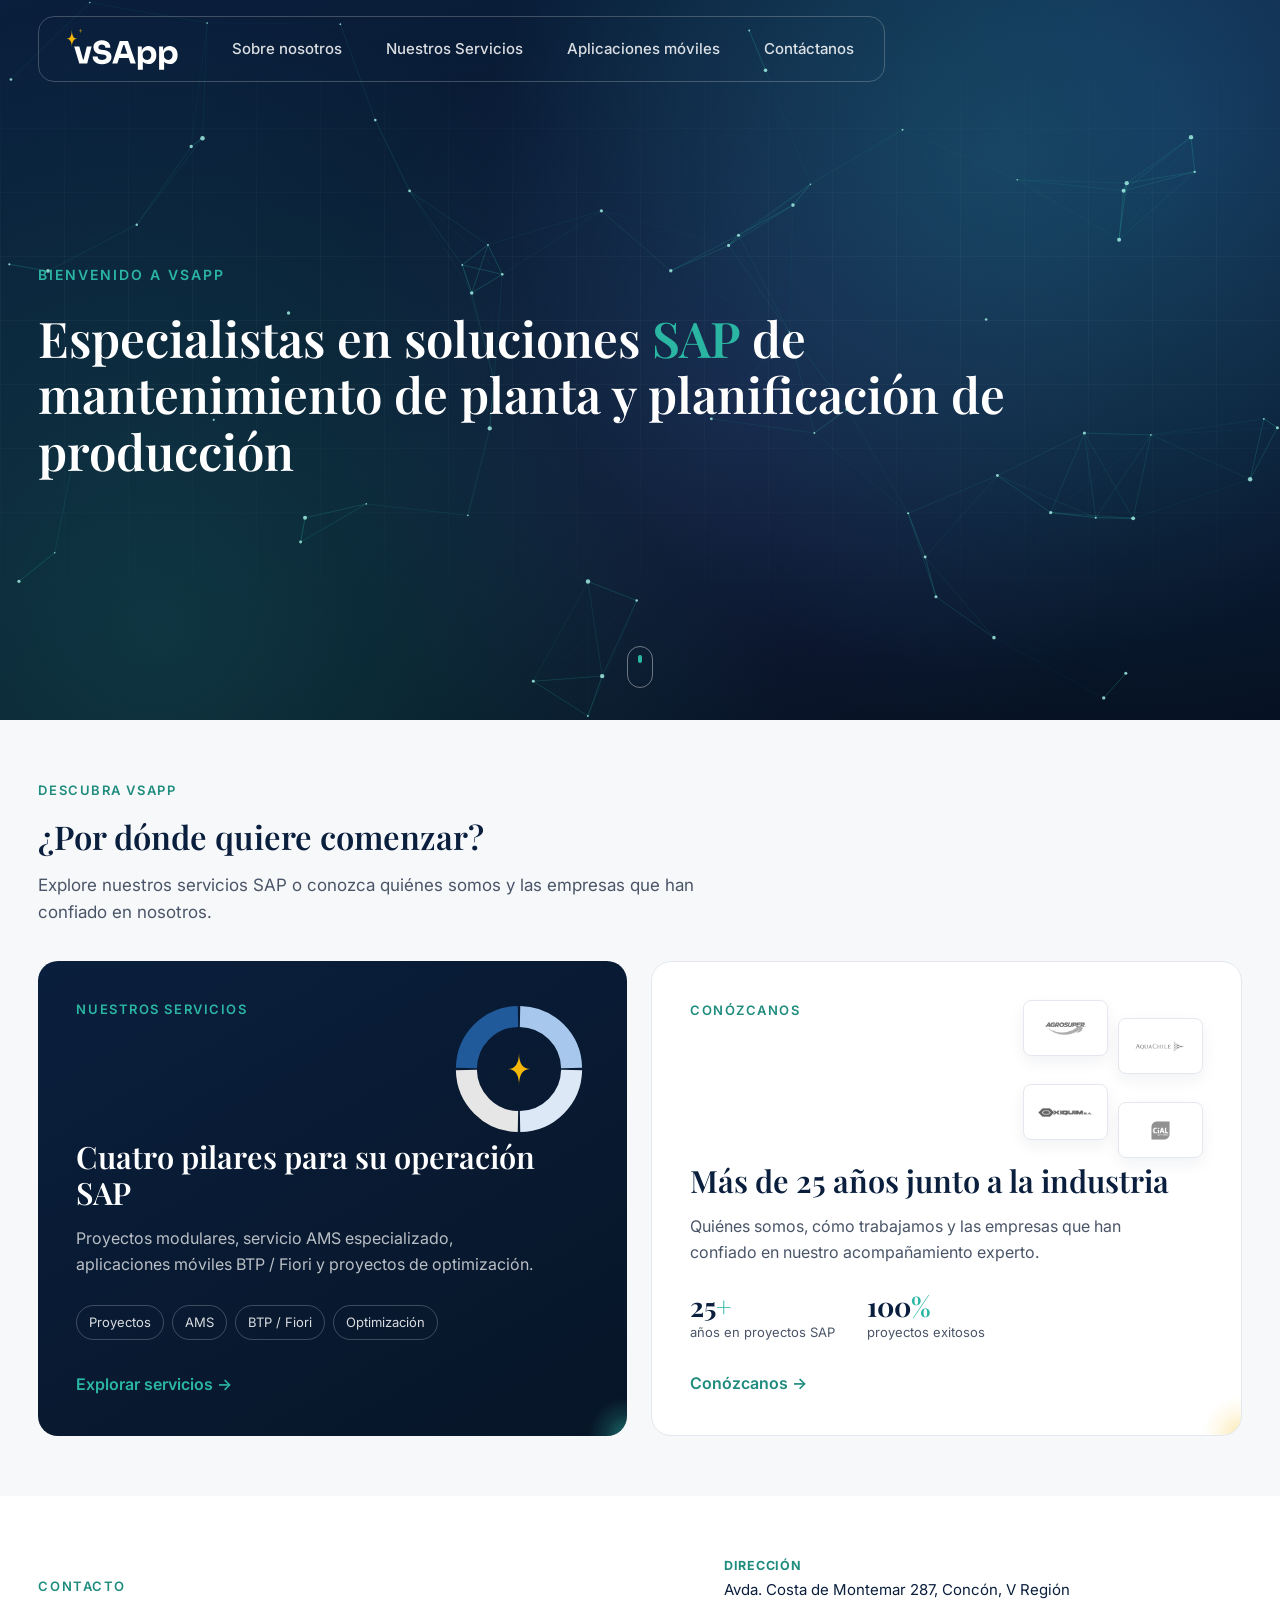
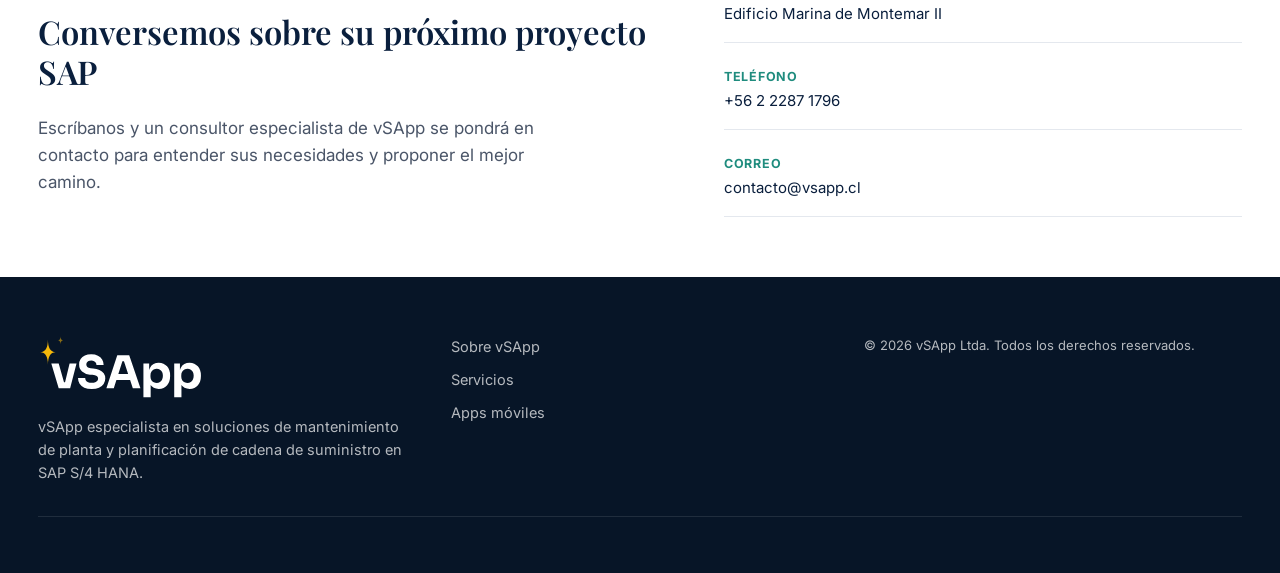
<file: index.html>
<!doctype html>
<html lang="es">
<head>
<meta charset="utf-8">
<meta name="viewport" content="width=device-width, initial-scale=1">
<title>vSApp · Inicio</title>
<meta name="description" content="vSApp, especialistas en soluciones SAP de mantenimiento de planta (PM) y planificación de producción (PP) sobre S/4HANA.">
<link rel="icon" type="image/svg+xml" href="assets/img/logo.svg">
<link rel="preconnect" href="https://fonts.googleapis.com">
<link rel="stylesheet" href="https://fonts.googleapis.com/css2?family=Playfair+Display:wght@500;600;700&amp;family=Inter:wght@300;400;500;600;700&amp;display=swap">
<style>
v-if{display:contents}v-if[hidden]{display:none!important}
body{margin:0}
h1,h2,h3,h4,p,ul,figure{margin:0}
ul{padding:0;list-style:none}
a{color:#0A1F3D}a:hover{color:#1F8C7E}
.v-drift{animation:heroDrift 24s ease-in-out infinite alternate}
.v-grid{animation:heroGrid 12s linear infinite}
.v-net .pulse{transform-box:fill-box;transform-origin:center;animation:nodePulse 4s ease-in-out infinite}
.v-net .d2{animation-delay:1.3s}.v-net .d3{animation-delay:2.6s}
.v-net .flow{stroke-dasharray:4 12;animation:flow 7s linear infinite}
.v-cue{animation:scrollCue 1.8s infinite}
/* Viñetas dinámicas */
.v-row{display:flex;flex-wrap:wrap;gap:24px}
.v-card{position:relative;overflow:hidden;flex:1 1 440px;min-width:0;min-height:359px;border-radius:20px;text-decoration:none;display:flex;flex-direction:column;justify-content:space-between;transition:flex-grow .7s cubic-bezier(.22,1,.36,1),transform .7s cubic-bezier(.22,1,.36,1),box-shadow .7s}
.v-row:hover .v-card{flex-grow:.75}
.v-row .v-card:hover{flex-grow:1.5;transform:translateY(-6px);box-shadow:0 40px 80px -30px rgba(7,21,39,.55)}
.v-burst{position:absolute;width:1100px;height:1100px;border-radius:50%;right:-550px;bottom:-550px;transform:scale(.08);transition:transform 1s cubic-bezier(.22,1,.36,1);pointer-events:none}
.v-card:hover .v-burst{transform:scale(1)}
.v-arrow{display:inline-block;transition:transform .4s cubic-bezier(.22,1,.36,1)}
.v-card:hover .v-arrow{transform:translateX(10px)}
.v-mini{transition:transform 1s cubic-bezier(.22,1,.36,1)}
.v-card:hover .v-mini{transform:scale(1.15) rotate(-12deg)}
.v-spin{animation:spin 40s linear infinite;transform-origin:60px 60px}
.v-float{animation:float 5s ease-in-out infinite}
.v-float.d2{animation-delay:1.2s}.v-float.d3{animation-delay:2.4s}
@keyframes heroDrift{0%{transform:translate3d(-4%,-3%,0) rotate(0deg) scale(1)}100%{transform:translate3d(5%,4%,0) rotate(8deg) scale(1.12)}}
@keyframes heroGrid{from{background-position:0 0}to{background-position:64px 64px}}
@keyframes nodePulse{0%,100%{opacity:.4;transform:scale(1)}50%{opacity:1;transform:scale(1.7)}}
@keyframes flow{to{stroke-dashoffset:-160}}
@keyframes scrollCue{0%{opacity:1;transform:translateY(0)}70%,100%{opacity:0;transform:translateY(12px)}}
@keyframes spin{to{transform:rotate(360deg)}}
@keyframes float{0%,100%{transform:translateY(0)}50%{transform:translateY(-8px)}}
@media (prefers-reduced-motion:reduce){.v-drift,.v-grid,.v-net .pulse,.v-net .flow,.v-cue,.v-spin,.v-float{animation:none}.v-card,.v-burst,.v-arrow,.v-mini{transition:none}}
@media (max-width:640px){.ph.f1,.ph.f3{display:none}}
.v-canvas{position:absolute;inset:0;width:100%;height:100%;z-index:0;pointer-events:none}
.v-navbar.is-scrolled>div{background:rgba(10,31,61,0.92);-webkit-backdrop-filter:blur(10px);backdrop-filter:blur(10px);border-color:rgba(255,255,255,0.12)!important;box-shadow:0 10px 30px rgba(7,21,39,0.3)}
.v-navbar{pointer-events:none}.v-navbar>div{pointer-events:auto}
</style>
<style>
/* Carga uniforme: los bloques aparecen al llegar a ellos (js/vsapp-motion.js) */
.v-reveal,.v-up,.s-card{animation:none!important}
.js-motion [data-rv]{opacity:0;transform:translateY(28px);transition:opacity .8s cubic-bezier(.22,1,.36,1),transform .8s cubic-bezier(.22,1,.36,1);transition-delay:var(--rv-d,0ms)}
.js-motion [data-rv="in"]{opacity:1;transform:none}
/* Pantalla esqueleto: solo aparece si la carga tarda más de 0,3 s */
.vs-skel{position:fixed;inset:0;z-index:5000;background:#FFFFFF;opacity:0;pointer-events:none;animation:skelIn .25s .3s forwards;transition:opacity .4s;overflow:hidden}
.vs-skel.done{opacity:0!important;animation:none}
.vs-skel i{display:block;border-radius:10px;background:linear-gradient(90deg,#EDF1F6 0%,#F6F8FB 40%,#EDF1F6 80%);background-size:200% 100%;animation:skelShine 1.3s linear infinite}
.vs-skel .sk-in{max-width:1440px;margin:0 auto;padding:16px clamp(16px,3vw,48px)}
.vs-skel .sk-nav{width:min(520px,70%);height:66px;border-radius:16px}
.vs-skel .sk-hero{display:flex;gap:48px;align-items:center;margin-top:72px}
.vs-skel .sk-col{flex:1 1 0;min-width:0}
.vs-skel .sk-kick{width:160px;height:14px;margin-bottom:22px}
.vs-skel .sk-h{height:44px;margin-bottom:14px}
.vs-skel .sk-t{height:14px;margin-top:12px}
.vs-skel .sk-media{flex:0 0 38%;height:320px;border-radius:20px}
.vs-skel .sk-cards{display:flex;gap:24px;margin-top:64px}
.vs-skel .sk-card{flex:1 1 0;height:180px;border-radius:20px}
@media (max-width:760px){.vs-skel .sk-media,.vs-skel .sk-card:nth-child(n+2){display:none}}
@keyframes skelIn{to{opacity:1}}
@keyframes skelShine{from{background-position:200% 0}to{background-position:-200% 0}}
@media (prefers-reduced-motion:reduce){.js-motion [data-rv]{transition:opacity .3s;transform:none}.vs-skel i{animation:none}}
/* Navbar: recuadro que se desliza bajo el link con el cursor (como la web anterior) */
.vs-ind-host{position:relative}
.vs-ind-host>a{position:relative;z-index:1;transition:color .2s}
.vs-ind-host>a:hover{color:#FFFFFF!important;background:transparent!important}
.vs-ind{position:absolute;top:0;left:0;z-index:0;width:0;height:0;border-radius:11px;background:rgba(255,255,255,0.14);border:1px solid rgba(255,255,255,0.06);opacity:0;pointer-events:none;transition:transform .5s cubic-bezier(.22,1,.36,1),width .5s cubic-bezier(.22,1,.36,1),height .5s cubic-bezier(.22,1,.36,1),opacity .3s}
.vs-ind.instant{transition:opacity .3s}
@media (max-width:900px){.vs-ind{display:none}.vs-ind-host>a:hover{background:rgba(255,255,255,0.1)!important}}
/* Celular y tablet */
.v-navtog{display:none;align-items:center;justify-content:center;width:46px;height:46px;border-radius:12px;border:0;background:rgba(255,255,255,0.14);color:#FFFFFF;cursor:pointer}
@media (max-width:1279px){.m-row>div:first-child{flex:1 1 380px!important}.m-row .m-ph{margin:0 auto!important}}
@media (max-width:1100px){div:has(> .m-tab){grid-template-columns:repeat(2,minmax(0,1fr))!important}}
@media (max-width:900px){
.v-navtog{display:flex}
.v-navbar>div{width:100%;box-sizing:border-box;justify-content:space-between;gap:8px!important;padding:10px 10px 10px 20px!important}
.v-navbar nav{display:none!important;width:100%;flex-direction:column;align-items:stretch!important;gap:2px!important;padding-bottom:6px}
.v-navbar.open nav{display:flex!important}
.v-navbar.open>div{background:rgba(10,31,61,0.96);border-color:rgba(255,255,255,0.12)!important}
#inicio{min-height:600px!important}
}
@media (max-width:640px){
#inicio{min-height:540px!important}
.v-mini[style*="grid-template-columns"]{width:120px!important}
.v-mini[style*="grid-template-columns"]>div{height:40px!important}
svg[aria-label^="Anillo"]{width:240px!important}
.a-sync-col{display:none}
}
@media (max-width:560px){div:has(> .m-tab){grid-template-columns:1fr!important}}
@media (max-width:900px){
.nav-pill{display:flex!important;width:100%;justify-content:space-between;gap:8px!important;padding:10px 10px 10px 20px!important}
.nav-pill nav{display:contents!important}
.nav-pill .nav-btn{margin-left:auto}
.nav-pill .nav-row{width:100%;flex-direction:column;align-items:stretch!important;gap:2px!important;padding-bottom:6px}
}
@media (max-width:1100px) and (min-width:561px){ul:has(> .a-tile){grid-template-columns:repeat(2,minmax(0,1fr))!important}}
/* Pantallas grandes: se escala todo el sitio para no quedar chico al centro */
@media (min-width:1800px){html{zoom:1.15}}
@media (min-width:2200px){html{zoom:1.35}}
@media (min-width:3000px){html{zoom:1.75}}
</style>
</head>
<body>
<div class="vs-skel" id="vsSkel" aria-hidden="true"><div class="sk-in">
  <i class="sk-nav"></i>
  <div class="sk-hero"><div class="sk-col"><i class="sk-kick"></i><i class="sk-h" style="width:88%"></i><i class="sk-h" style="width:64%"></i><i class="sk-t" style="width:72%"></i><i class="sk-t" style="width:58%"></i></div><i class="sk-media"></i></div>
  <div class="sk-cards"><i class="sk-card"></i><i class="sk-card"></i><i class="sk-card"></i></div>
</div></div>
<noscript><style>.vs-skel{display:none}</style></noscript>
<div style="font-family: 'Inter', -apple-system, 'Segoe UI', sans-serif; font-size: 16px; line-height: 1.6; color: #0A1F3D; background: #FFFFFF; -webkit-font-smoothing: antialiased;">

<!-- ================= INICIO ================= -->
<section id="inicio" style="position: relative; min-height: 720px; display: flex; align-items: center; overflow: hidden; background: linear-gradient(160deg, #0A1F3D 0%, #071527 65%, #050F1E 100%);">
  <div aria-hidden="true" style="position: absolute; inset: 0; background: radial-gradient(circle at 78% 22%, rgba(43,182,163,0.22), transparent 45%);"></div>
  <div class="v-drift" aria-hidden="true" style="position: absolute; inset: -25%; background: radial-gradient(circle at 25% 75%, rgba(43,182,163,0.20), transparent 38%), radial-gradient(circle at 78% 28%, rgba(59,130,246,0.20), transparent 40%), radial-gradient(circle at 55% 55%, rgba(124,92,255,0.10), transparent 35%);"></div>
  <div class="v-grid" aria-hidden="true" style="position: absolute; inset: 0; background-image: linear-gradient(rgba(255,255,255,0.05) 1px, transparent 1px), linear-gradient(90deg, rgba(255,255,255,0.05) 1px, transparent 1px); background-size: 64px 64px; -webkit-mask-image: linear-gradient(180deg, transparent, rgba(0,0,0,0.7) 40%, transparent 95%); mask-image: linear-gradient(180deg, transparent, rgba(0,0,0,0.7) 40%, transparent 95%);"></div>
  <canvas class="v-canvas" id="heroCanvas" aria-hidden="true"></canvas>

  <header id="navbar" class="v-navbar" style="position: fixed; z-index: 900; top: 16px; left: 0; right: 0; max-width: 1536px; margin: 0 auto; padding: 0 clamp(16px, 3vw, 48px); box-sizing: border-box; display: flex; flex-wrap: wrap;">
    <div style="display: flex; flex-wrap: wrap; align-items: center; gap: 12px 35px; padding: 10px 12px 10px 26px; border: 1px solid rgba(255,255,255,0.22); border-radius: 16px; transition: background .25s, box-shadow .25s, border-color .25s;">
      <a href="index.html" aria-label="vSApp, inicio" style="display: flex; align-items: center;"><img src="assets/img/logo-blanco.svg" alt="vSApp" style="height: 44px; width: auto; display: block;"></a>
      <button type="button" class="v-navtog" id="navToggle" aria-expanded="false" aria-label="Abrir menú"><svg viewBox="0 0 24 24" width="22" height="22" fill="none" stroke="currentColor" stroke-width="2" stroke-linecap="round" aria-hidden="true"><path d="M4 7h16M4 12h16M4 17h16"/></svg></button>
      <nav aria-label="Navegación principal" style="display: flex; flex-wrap: wrap; align-items: center; gap: 8px;">
        <a href="conozcanos.html" style="color: rgba(255,255,255,0.85); font-size: 15px; font-weight: 500; text-decoration: none; padding: 10px 18px; border-radius: 8px;">Sobre nosotros</a>
        <a href="servicios.html" style="color: rgba(255,255,255,0.85); font-size: 15px; font-weight: 500; text-decoration: none; padding: 10px 18px; border-radius: 8px;">Nuestros Servicios</a>
        <a href="aplicaciones-moviles.html" style="color: rgba(255,255,255,0.85); font-size: 15px; font-weight: 500; text-decoration: none; padding: 10px 18px; border-radius: 8px;">Aplicaciones móviles</a>
        <a href="#contacto" style="color: rgba(255,255,255,0.85); font-size: 15px; font-weight: 500; text-decoration: none; padding: 10px 18px; border-radius: 8px;">Contáctanos</a>
      </nav>
    </div>
  </header>

  <div style="position: relative; z-index: 1; width: 100%; max-width: 1536px; margin: 0 auto; padding: 92px clamp(20px, 3vw, 48px) 69px; box-sizing: border-box;">
    <p style="color: #2BB6A3; font-size: 14px; font-weight: 600; letter-spacing: 0.14em; text-transform: uppercase; margin-bottom: 24px;">Bienvenido a vSApp</p>
    <h1 style="font-family: 'Playfair Display', Georgia, serif; font-weight: 600; color: #FFFFFF; font-size: clamp(32px, 3.84vw, 51px); line-height: 1.15; max-width: 22em; margin-bottom: 0;">Especialistas en soluciones <span style="color: #2BB6A3;">SAP</span> de mantenimiento de planta y planificación de producción</h1>
  </div>

  <a href="#explorar" aria-label="Bajar a la siguiente sección" style="position: absolute; z-index: 2; left: 50%; bottom: 32px; transform: translateX(-50%); width: 26px; height: 42px; box-sizing: border-box; border: 1px solid rgba(255,255,255,0.4); border-radius: 14px; display: flex; justify-content: center; padding-top: 8px;"><span class="v-cue" style="display: block; width: 4px; height: 8px; border-radius: 2px; background: #2BB6A3;"></span></a>
</section>

<!-- ================= VIÑETAS: SERVICIOS / CONÓZCANOS ================= -->
<section id="explorar" style="padding: 60px 0; background: #F7F8FA;">
  <div style="max-width: 1440px; margin: 0 auto; padding: 0 clamp(20px, 3vw, 48px);">
    <div style="display: flex; flex-wrap: wrap; justify-content: space-between; align-items: flex-end; gap: 16px 35px; margin-bottom: 35px;">
      <div>
        <p style="font-size: 13px; font-weight: 600; letter-spacing: 0.12em; text-transform: uppercase; color: #1F8C7E; margin-bottom: 16px;">Descubra vSApp</p>
        <h2 style="font-family: 'Playfair Display', Georgia, serif; font-weight: 600; font-size: clamp(26px, 2.56vw, 34px); line-height: 1.2;">¿Por dónde quiere comenzar?</h2>
        <p style="color: #4A5568; font-size: 17px; max-width: 60ch; margin-top: 16px;">Explore nuestros servicios SAP o conozca quiénes somos y las empresas que han confiado en nosotros.</p>
      </div>
    </div>

    <div class="v-row">
      <!-- Viñeta 1: Servicios -->
      <a class="v-card" href="servicios.html" style="background: linear-gradient(150deg, #0A1F3D 0%, #071527 100%); color: #FFFFFF; padding: 38px;">
        <span class="v-burst" aria-hidden="true" style="background: radial-gradient(circle, rgba(43,182,163,0.55) 0%, rgba(43,182,163,0.18) 35%, transparent 62%);"></span>
        <div style="position: relative; display: flex; justify-content: space-between; align-items: flex-start; gap: 24px;">
          <p style="font-size: 13px; font-weight: 600; letter-spacing: 0.12em; text-transform: uppercase; color: #2BB6A3;">Nuestros servicios</p>
          <svg class="v-mini" aria-hidden="true" viewBox="0 0 120 120" style="width: 140px; height: 140px; flex: none;">
            <g class="v-spin" fill="none" stroke-width="18">
              <path d="M14.9 59.1A45 45 0 0 1 59.1 14.9" stroke="#205A9B"></path>
              <path d="M60.9 14.9A45 45 0 0 1 105.1 59.1" stroke="#A7C8EC"></path>
              <path d="M105.1 60.9A45 45 0 0 1 60.9 105.1" stroke="#DCE8F6"></path>
              <path d="M59.1 105.1A45 45 0 0 1 14.9 60.9" stroke="#E6E6E6"></path>
            </g>
            <path fill="#F5B80A" d="M60 46Q60 60 70 60Q60 60 60 74Q60 60 50 60Q60 60 60 46Z"></path>
          </svg>
        </div>
        <div style="position: relative;">
          <h3 style="font-family: 'Playfair Display', Georgia, serif; font-weight: 600; font-size: clamp(26px, 2.4vw, 35px); line-height: 1.15; margin-bottom: 16px;">Cuatro pilares para su operación SAP</h3>
          <p style="color: rgba(255,255,255,0.72); font-size: 16px; max-width: 46ch; margin-bottom: 28px;">Proyectos modulares, servicio AMS especializado, aplicaciones móviles BTP / Fiori y proyectos de optimización.</p>
          <div style="display: flex; flex-wrap: wrap; gap: 8px; margin-bottom: 32px;">
            <span style="font-size: 13px; padding: 6px 12px; border-radius: 99px; border: 1px solid rgba(255,255,255,0.22); color: rgba(255,255,255,0.85);">Proyectos</span>
            <span style="font-size: 13px; padding: 6px 12px; border-radius: 99px; border: 1px solid rgba(255,255,255,0.22); color: rgba(255,255,255,0.85);">AMS</span>
            <span style="font-size: 13px; padding: 6px 12px; border-radius: 99px; border: 1px solid rgba(255,255,255,0.22); color: rgba(255,255,255,0.85);">BTP / Fiori</span>
            <span style="font-size: 13px; padding: 6px 12px; border-radius: 99px; border: 1px solid rgba(255,255,255,0.22); color: rgba(255,255,255,0.85);">Optimización</span>
          </div>
          <span style="font-weight: 600; font-size: 16px; color: #2BB6A3;">Explorar servicios <span class="v-arrow" aria-hidden="true">→</span></span>
        </div>
      </a>

      <!-- Viñeta 2: Conózcanos -->
      <a class="v-card" href="conozcanos.html" style="background: #FFFFFF; border: 1px solid #E4E8EE; color: #0A1F3D; padding: 38px;">
        <span class="v-burst" aria-hidden="true" style="background: radial-gradient(circle, rgba(245,184,10,0.32) 0%, rgba(245,184,10,0.10) 35%, transparent 62%);"></span>
        <div style="position: relative; display: flex; justify-content: space-between; align-items: flex-start; gap: 24px;">
          <p style="font-size: 13px; font-weight: 600; letter-spacing: 0.12em; text-transform: uppercase; color: #1F8C7E;">Conózcanos</p>
          <div class="v-mini" aria-hidden="true" style="display: grid; grid-template-columns: repeat(2, minmax(0, 1fr)); gap: 10px; width: 180px; flex: none;">
            <div class="v-float" style="height: 54px; background: #FFFFFF; border: 1px solid #E4E8EE; border-radius: 8px; box-shadow: 0 6px 16px rgba(10,31,61,0.06); display: flex; align-items: center; justify-content: center;"><img src="assets/img/clientes/agrosuper.webp" alt="" style="max-height: 50%; max-width: 70%; object-fit: contain; filter: grayscale(1); opacity: 0.7;"></div>
            <div class="v-float d2" style="height: 54px; background: #FFFFFF; border: 1px solid #E4E8EE; border-radius: 8px; box-shadow: 0 6px 16px rgba(10,31,61,0.06); display: flex; align-items: center; justify-content: center; margin-top: 18px;"><img src="assets/img/clientes/aquachile.webp" alt="" style="max-height: 50%; max-width: 70%; object-fit: contain; filter: grayscale(1); opacity: 0.7;"></div>
            <div class="v-float d3" style="height: 54px; background: #FFFFFF; border: 1px solid #E4E8EE; border-radius: 8px; box-shadow: 0 6px 16px rgba(10,31,61,0.06); display: flex; align-items: center; justify-content: center;"><img src="assets/img/clientes/oxiquim.png" alt="" style="max-height: 50%; max-width: 70%; object-fit: contain; filter: grayscale(1); opacity: 0.7;"></div>
            <div class="v-float" style="height: 54px; background: #FFFFFF; border: 1px solid #E4E8EE; border-radius: 8px; box-shadow: 0 6px 16px rgba(10,31,61,0.06); display: flex; align-items: center; justify-content: center; margin-top: 18px;"><img src="assets/img/clientes/cial.webp" alt="" style="max-height: 50%; max-width: 70%; object-fit: contain; filter: grayscale(1); opacity: 0.7;"></div>
          </div>
        </div>
        <div style="position: relative;">
          <h3 style="font-family: 'Playfair Display', Georgia, serif; font-weight: 600; font-size: clamp(26px, 2.4vw, 35px); line-height: 1.15; margin-bottom: 16px;">Más de 25 años junto a la industria</h3>
          <p style="color: #4A5568; font-size: 16px; max-width: 46ch; margin-bottom: 28px;">Quiénes somos, cómo trabajamos y las empresas que han confiado en nuestro acompañamiento experto.</p>
          <div style="display: flex; flex-wrap: wrap; gap: 32px; margin-bottom: 32px;">
            <p style="font-family: 'Playfair Display', Georgia, serif; font-weight: 700; font-size: 27px; line-height: 1;">25<span style="color: #2BB6A3;">+</span><span style="display: block; font-family: 'Inter', sans-serif; font-weight: 400; font-size: 13px; color: #4A5568; margin-top: 6px;">años en proyectos SAP</span></p>
            <p style="font-family: 'Playfair Display', Georgia, serif; font-weight: 700; font-size: 27px; line-height: 1;">100<span style="color: #2BB6A3;">%</span><span style="display: block; font-family: 'Inter', sans-serif; font-weight: 400; font-size: 13px; color: #4A5568; margin-top: 6px;">proyectos exitosos</span></p>
          </div>
          <span style="font-weight: 600; font-size: 16px; color: #1F8C7E;">Conózcanos <span class="v-arrow" aria-hidden="true">→</span></span>
        </div>
      </a>
    </div>
  </div>
</section>

<!-- ================= CONTACTO ================= -->
<section id="contacto" style="padding: 60px 0; background: #FFFFFF;">
  <div style="max-width: 1440px; margin: 0 auto; padding: 0 clamp(20px, 3vw, 48px); display: flex; flex-wrap: wrap; gap: 29px 52px; align-items: center;">
    <div style="flex: 6 1 420px; min-width: 0;">
      <p style="font-size: 13px; font-weight: 600; letter-spacing: 0.12em; text-transform: uppercase; color: #1F8C7E; margin-bottom: 16px;">Contacto</p>
      <h2 style="font-family: 'Playfair Display', Georgia, serif; font-weight: 600; font-size: clamp(26px, 2.56vw, 34px); line-height: 1.2; margin-bottom: 24px;">Conversemos sobre su próximo proyecto SAP</h2>
      <p style="color: #4A5568; font-size: 17px; max-width: 46ch;">Escríbanos y un consultor especialista de vSApp se pondrá en contacto para entender sus necesidades y proponer el mejor camino.</p>
    </div>
    <ul style="flex: 5 1 340px; min-width: 0; display: flex; flex-direction: column; gap: 24px;">
      <li style="display: flex; flex-direction: column; gap: 2px; font-size: 15px; padding-bottom: 16px; border-bottom: 1px solid #E4E8EE;"><span style="font-size: 12.5px; font-weight: 700; letter-spacing: 0.06em; text-transform: uppercase; color: #1F8C7E;">Dirección</span><span>Avda. Costa de Montemar 287, Concón, V Región<br>Edificio Marina de Montemar II</span></li>
      <li style="display: flex; flex-direction: column; gap: 2px; font-size: 15px; padding-bottom: 16px; border-bottom: 1px solid #E4E8EE;"><span style="font-size: 12.5px; font-weight: 700; letter-spacing: 0.06em; text-transform: uppercase; color: #1F8C7E;">Teléfono</span><span>+56 2 2287 1796</span></li>
      <li style="display: flex; flex-direction: column; gap: 2px; font-size: 15px; padding-bottom: 16px; border-bottom: 1px solid #E4E8EE;"><span style="font-size: 12.5px; font-weight: 700; letter-spacing: 0.06em; text-transform: uppercase; color: #1F8C7E;">Correo</span><span>contacto@vsapp.cl</span></li>
    </ul>
  </div>
</section>

<!-- ================= FOOTER ================= -->
<footer style="background: #071527; color: rgba(255,255,255,0.7); padding: 58px 0 32px;">
  <div style="max-width: 1440px; margin: 0 auto; padding: 0 clamp(20px, 3vw, 48px);">
    <div style="display: grid; grid-template-columns: repeat(auto-fit, minmax(240px, 1fr)); gap: 35px; padding-bottom: 32px; border-bottom: 1px solid rgba(255,255,255,0.1); margin-bottom: 24px;">
      <div>
        <img src="assets/img/logo-blanco.svg" alt="vSApp" style="display: block; height: 64px; width: auto;">
        <p style="font-size: 14.5px; max-width: 44ch; margin-top: 16px;">vSApp especialista en soluciones de mantenimiento de planta y planificación de cadena de suministro en SAP S/4 HANA.</p>
      </div>
      <nav aria-label="Navegación secundaria" style="display: flex; flex-direction: column; gap: 10px; font-size: 14.5px;">
        <a href="conozcanos.html" style="color: rgba(255,255,255,0.7); text-decoration: none;">Sobre vSApp</a>
        <a href="servicios.html" style="color: rgba(255,255,255,0.7); text-decoration: none;">Servicios</a>
        <a href="aplicaciones-moviles.html" style="color: rgba(255,255,255,0.7); text-decoration: none;">Apps móviles</a>
      </nav>
      <div style="font-size: 13px;"><p>© 2026 vSApp Ltda. Todos los derechos reservados.</p></div>
    </div>
  </div>
</footer>

</div>

<script src="js/vsapp-hero.js"></script>
<script src="js/vsapp-dc.js"></script>
<script src="js/vsapp-motion.js"></script>
<script>
class Component extends DCLogic {
  renderVals() {
    return { warm: this.props.warm ?? '#F5B80A' };
  }
}
vsappMount(Component);
</script>
</body>
</html>
</file>
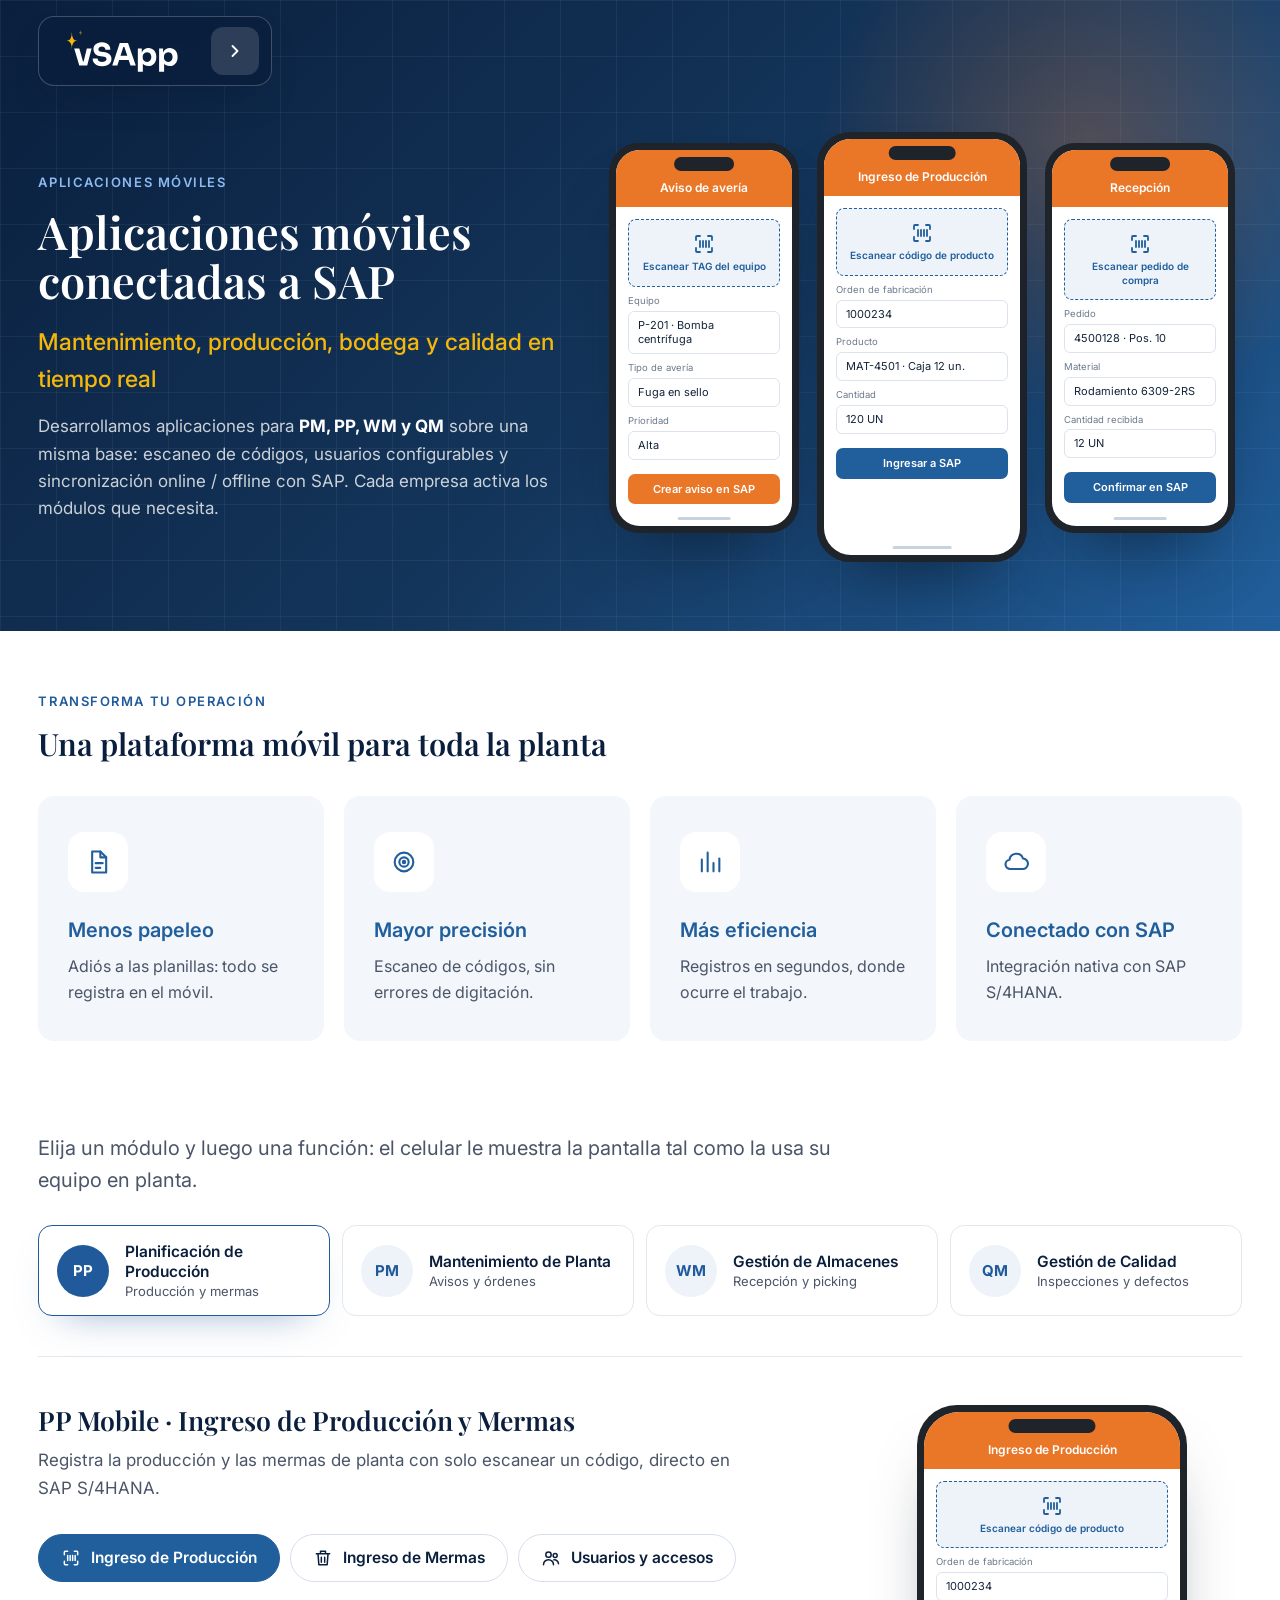
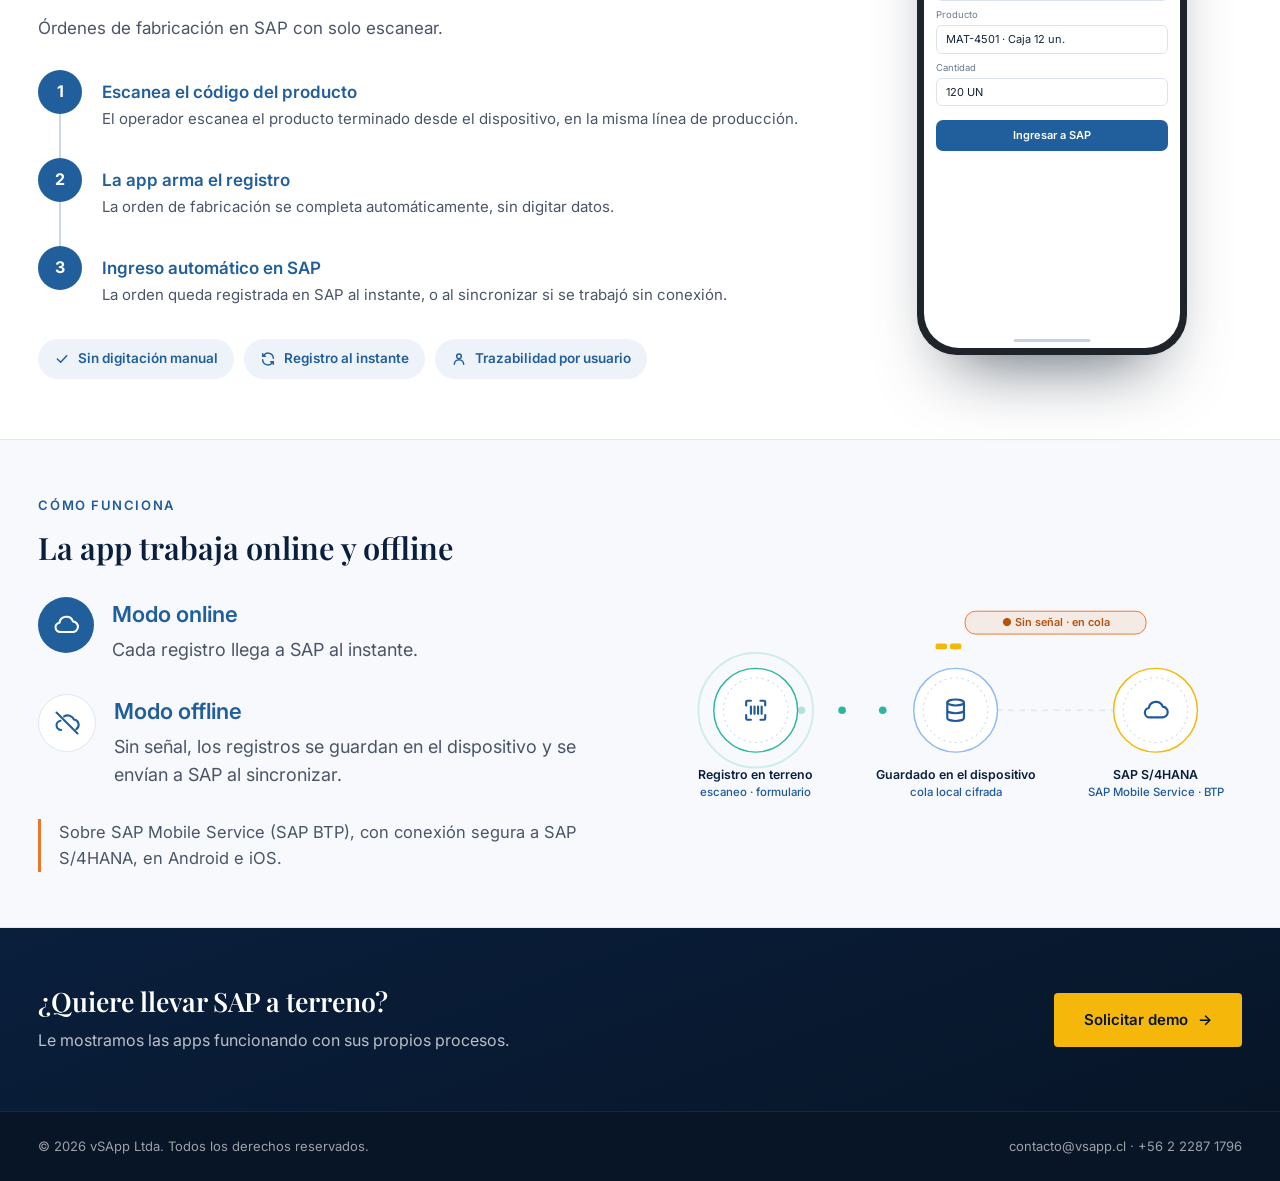
<file: aplicaciones-moviles.html>
<!doctype html>
<html lang="es">
<head>
<meta charset="utf-8">
<meta name="viewport" content="width=device-width, initial-scale=1">
<title>vSApp · Aplicaciones móviles</title>
<meta name="description" content="Aplicaciones móviles conectadas a SAP para PM, PP, WM y QM, con trabajo online y offline.">
<link rel="icon" type="image/svg+xml" href="assets/img/logo.svg">
<link rel="preconnect" href="https://fonts.googleapis.com">
<link rel="stylesheet" href="https://fonts.googleapis.com/css2?family=Playfair+Display:wght@500;600;700&amp;family=Inter:wght@300;400;500;600;700&amp;family=Archivo:wdth,wght@100..125,600..800&amp;family=IBM+Plex+Mono:wght@400;500&amp;family=IBM+Plex+Sans:wght@400;500;600&amp;display=swap">
<style>
v-if{display:contents}v-if[hidden]{display:none!important}
body{margin:0}
h1,h2,h3,h4,p,ul,ol{margin:0}
ul{padding:0;list-style:none}
a{color:#0A1F3D}a:hover{color:#1F8C7E}
.v-reveal{animation:reveal 1.1s cubic-bezier(.65,0,.35,1) both}
@keyframes reveal{from{clip-path:circle(0% at 70% 40%)}to{clip-path:circle(150% at 70% 40%)}}
.nav-row{display:none!important}
.nav-ic-open{display:none}
@media (hover:hover){.nav-pill:hover .nav-row{display:flex!important}.nav-pill:hover .nav-ic-open{display:block}.nav-pill:hover .nav-ic-closed{display:none}}
.nav-pill[data-open="true"] .nav-row{display:flex!important}
.nav-pill[data-open="true"] .nav-ic-open{display:block}.nav-pill[data-open="true"] .nav-ic-closed{display:none}
.nav-btn{transition:background .3s}.nav-btn:hover{background:rgba(255,255,255,0.22)}
.nav-row{animation:navSlide .45s cubic-bezier(.22,1,.36,1) both}
.nav-link{transition:background .2s,color .2s}.nav-link:hover{background:rgba(255,255,255,0.10);color:#FFFFFF}
@keyframes navSlide{from{opacity:0;transform:translateX(-14px)}to{opacity:1;transform:none}}
/* Selector de módulos */
.m-tab{display:flex;align-items:center;gap:16px;width:100%;padding:16px 18px;border-radius:14px;border:1px solid #E4E8EE;background:#FFFFFF;color:#0A1F3D;font-family:inherit;cursor:pointer;transition:border-color .3s,box-shadow .3s,transform .3s}
.m-tab:hover{border-color:#A7C8EC;transform:translateX(4px)}
.m-tab .m-code{flex:none;width:52px;height:52px;border-radius:50%;display:flex;align-items:center;justify-content:center;font-weight:700;font-size:15px;background:#EEF3FA;color:#205A9B;transition:background .3s,color .3s}
.m-tab .m-sub{color:#4A5568}
.m-tab.on{border-color:#205A9B;box-shadow:0 18px 40px -24px rgba(32,90,155,.55)}
.m-tab.on .m-code{background:#205A9B;color:#FFFFFF}
.m-swap{animation:swap .5s cubic-bezier(.22,1,.36,1) both}
@keyframes swap{from{opacity:0;transform:translateY(12px)}to{opacity:1;transform:none}}
.phone{animation:float 6s ease-in-out infinite}
@keyframes float{0%,100%{transform:translateY(0)}50%{transform:translateY(-10px)}}
/* Aplicaciones: portada y bloques */
.ph{flex:none}
.f1{animation:float 6s ease-in-out infinite}.f2{animation:float 6s ease-in-out -2s infinite}.f3{animation:float 6s ease-in-out -4s infinite}
.a-glow{animation:glow 9s ease-in-out infinite alternate}
@keyframes glow{to{transform:translate(-60px,40px) scale(1.1)}}
.a-tile{padding:28px;border-radius:16px;background:#F3F6FA;transition:transform .5s cubic-bezier(.22,1,.36,1),box-shadow .5s,background .5s}
.a-tile:hover{transform:translateY(-6px);background:#FFFFFF;box-shadow:0 30px 60px -34px rgba(33,95,156,.45)}
.a-ic{width:52px;height:52px;border-radius:14px;background:#FFFFFF;color:#215F9C;display:flex;align-items:center;justify-content:center;flex:none;transition:background .4s,color .4s,transform .5s cubic-bezier(.22,1,.36,1)}
.a-tile:hover .a-ic{background:#215F9C;color:#FFFFFF;transform:rotate(-6deg) scale(1.06)}
.a-tab{display:inline-flex;align-items:center;gap:10px;padding:13px 22px;border-radius:99px;border:1px solid #D5DEEA;background:#FFFFFF;color:#0A1F3D;font-family:inherit;font-size:15.5px;font-weight:600;cursor:pointer;transition:background .3s,color .3s,border-color .3s}
.a-tab:hover{border-color:#215F9C}
.a-tab.on{background:#215F9C;border-color:#215F9C;color:#FFFFFF}
.a-field{display:flex;gap:16px;align-items:flex-start;padding:20px;border-radius:14px;background:#FFFFFF;border:1px solid #E4E8EE;color:#215F9C;transition:transform .4s,box-shadow .4s}
.a-field .a-ic{background:#EEF3FA}
.a-field .a-ft{color:#4A5568}
.a-field:hover{transform:translateY(-4px);box-shadow:0 24px 48px -30px rgba(33,95,156,.45)}
.a-field.hl{background:#215F9C;border-color:#215F9C;color:#FFFFFF}
.a-field.hl .a-ft{color:rgba(255,255,255,.8)}
.a-field.hl .a-ic{background:rgba(255,255,255,.15);color:#FFFFFF}
.a-flow{display:flex;flex-direction:column;align-items:center;gap:12px;width:150px;padding:22px 12px;border-radius:14px;background:#F3F6FA;text-align:center;font-weight:600;font-size:14px;color:#215F9C}
.a-arrow{animation:nudge 1.6s ease-in-out infinite}
@keyframes nudge{50%{transform:translateX(5px)}}
.a-spin svg{animation:spin 4s linear infinite}
@keyframes spin{to{transform:rotate(360deg)}}
.a-photo img{transition:transform 1.2s cubic-bezier(.22,1,.36,1)}.a-photo:hover img{transform:scale(1.04)}
.a-chev{display:flex;flex-direction:column;gap:2px;padding:18px 34px 18px 22px;color:#FFFFFF;clip-path:polygon(0 0,calc(100% - 18px) 0,100% 50%,calc(100% - 18px) 100%,0 100%,12px 50%);transition:transform .4s cubic-bezier(.22,1,.36,1),filter .4s}
.a-step:first-child .a-chev{clip-path:polygon(0 0,calc(100% - 18px) 0,100% 50%,calc(100% - 18px) 100%,0 100%)}
.a-step:hover .a-chev{transform:translateY(-4px);filter:brightness(1.12)}
.v-why{transition:border-color .5s}.v-why:hover{border-color:#0A1F3D}
.a-scan{animation:scan 5s linear infinite}
@keyframes scan{from{top:-80px}to{top:100%}}
.a-grid{animation:gridmove 12s linear infinite}
@keyframes gridmove{to{background-position:28px 28px}}
.m-ph{margin:0}
v-if:has(> .m-row){display:block;width:100%}
@media (max-width:900px){.m-ph{margin:0 auto}}
@media (min-width:1280px){.m-row .m-ph{margin:-210px auto 0}}
.a-fgrid{grid-template-columns:repeat(2,minmax(0,1fr))}
@media (max-width:640px){.a-fgrid{grid-template-columns:1fr}}
@media (min-width:1100px){.a-sync-col .a-sync{margin-top:-48px;margin-right:64px}}
@media (prefers-reduced-motion:reduce){.a-scan,.a-grid{animation:none}.f1,.f2,.f3,.a-glow,.a-arrow,.a-spin svg{animation:none}}

@media (max-width:640px){.ph.f1,.ph.f3{display:none}}
</style>
<style>
/* Carga uniforme: los bloques aparecen al llegar a ellos (js/vsapp-motion.js) */
.v-reveal,.v-up,.s-card{animation:none!important}
.js-motion [data-rv]{opacity:0;transform:translateY(28px);transition:opacity .8s cubic-bezier(.22,1,.36,1),transform .8s cubic-bezier(.22,1,.36,1);transition-delay:var(--rv-d,0ms)}
.js-motion [data-rv="in"]{opacity:1;transform:none}
/* Pantalla esqueleto: solo aparece si la carga tarda más de 0,3 s */
.vs-skel{position:fixed;inset:0;z-index:5000;background:#FFFFFF;opacity:0;pointer-events:none;animation:skelIn .25s .3s forwards;transition:opacity .4s;overflow:hidden}
.vs-skel.done{opacity:0!important;animation:none}
.vs-skel i{display:block;border-radius:10px;background:linear-gradient(90deg,#EDF1F6 0%,#F6F8FB 40%,#EDF1F6 80%);background-size:200% 100%;animation:skelShine 1.3s linear infinite}
.vs-skel .sk-in{max-width:1440px;margin:0 auto;padding:16px clamp(16px,3vw,48px)}
.vs-skel .sk-nav{width:min(520px,70%);height:66px;border-radius:16px}
.vs-skel .sk-hero{display:flex;gap:48px;align-items:center;margin-top:72px}
.vs-skel .sk-col{flex:1 1 0;min-width:0}
.vs-skel .sk-kick{width:160px;height:14px;margin-bottom:22px}
.vs-skel .sk-h{height:44px;margin-bottom:14px}
.vs-skel .sk-t{height:14px;margin-top:12px}
.vs-skel .sk-media{flex:0 0 38%;height:320px;border-radius:20px}
.vs-skel .sk-cards{display:flex;gap:24px;margin-top:64px}
.vs-skel .sk-card{flex:1 1 0;height:180px;border-radius:20px}
@media (max-width:760px){.vs-skel .sk-media,.vs-skel .sk-card:nth-child(n+2){display:none}}
@keyframes skelIn{to{opacity:1}}
@keyframes skelShine{from{background-position:200% 0}to{background-position:-200% 0}}
@media (prefers-reduced-motion:reduce){.js-motion [data-rv]{transition:opacity .3s;transform:none}.vs-skel i{animation:none}}
/* Navbar: recuadro que se desliza bajo el link con el cursor (como la web anterior) */
.vs-ind-host{position:relative}
.vs-ind-host>a{position:relative;z-index:1;transition:color .2s}
.vs-ind-host>a:hover{color:#FFFFFF!important;background:transparent!important}
.vs-ind{position:absolute;top:0;left:0;z-index:0;width:0;height:0;border-radius:11px;background:rgba(255,255,255,0.14);border:1px solid rgba(255,255,255,0.06);opacity:0;pointer-events:none;transition:transform .5s cubic-bezier(.22,1,.36,1),width .5s cubic-bezier(.22,1,.36,1),height .5s cubic-bezier(.22,1,.36,1),opacity .3s}
.vs-ind.instant{transition:opacity .3s}
@media (max-width:900px){.vs-ind{display:none}.vs-ind-host>a:hover{background:rgba(255,255,255,0.1)!important}}
/* Celular y tablet */
.v-navtog{display:none;align-items:center;justify-content:center;width:46px;height:46px;border-radius:12px;border:0;background:rgba(255,255,255,0.14);color:#FFFFFF;cursor:pointer}
@media (max-width:1279px){.m-row>div:first-child{flex:1 1 380px!important}.m-row .m-ph{margin:0 auto!important}}
@media (max-width:1100px){div:has(> .m-tab){grid-template-columns:repeat(2,minmax(0,1fr))!important}}
@media (max-width:900px){
.v-navtog{display:flex}
.v-navbar>div{width:100%;box-sizing:border-box;justify-content:space-between;gap:8px!important;padding:10px 10px 10px 20px!important}
.v-navbar nav{display:none!important;width:100%;flex-direction:column;align-items:stretch!important;gap:2px!important;padding-bottom:6px}
.v-navbar.open nav{display:flex!important}
.v-navbar.open>div{background:rgba(10,31,61,0.96);border-color:rgba(255,255,255,0.12)!important}
#inicio{min-height:600px!important}
}
@media (max-width:640px){
#inicio{min-height:540px!important}
.v-mini[style*="grid-template-columns"]{width:120px!important}
.v-mini[style*="grid-template-columns"]>div{height:40px!important}
svg[aria-label^="Anillo"]{width:240px!important}
.a-sync-col{display:none}
}
@media (max-width:560px){div:has(> .m-tab){grid-template-columns:1fr!important}}
@media (max-width:900px){
.nav-pill{display:flex!important;width:100%;justify-content:space-between;gap:8px!important;padding:10px 10px 10px 20px!important}
.nav-pill nav{display:contents!important}
.nav-pill .nav-btn{margin-left:auto}
.nav-pill .nav-row{width:100%;flex-direction:column;align-items:stretch!important;gap:2px!important;padding-bottom:6px}
}
@media (max-width:1100px) and (min-width:561px){ul:has(> .a-tile){grid-template-columns:repeat(2,minmax(0,1fr))!important}}
/* Pantallas grandes: se escala todo el sitio para no quedar chico al centro */
@media (min-width:1800px){html{zoom:1.15}}
@media (min-width:2200px){html{zoom:1.35}}
@media (min-width:3000px){html{zoom:1.75}}
</style>
</head>
<body>
<div class="vs-skel" id="vsSkel" aria-hidden="true"><div class="sk-in">
  <i class="sk-nav"></i>
  <div class="sk-hero"><div class="sk-col"><i class="sk-kick"></i><i class="sk-h" style="width:88%"></i><i class="sk-h" style="width:64%"></i><i class="sk-t" style="width:72%"></i><i class="sk-t" style="width:58%"></i></div><i class="sk-media"></i></div>
  <div class="sk-cards"><i class="sk-card"></i><i class="sk-card"></i><i class="sk-card"></i></div>
</div></div>
<noscript><style>.vs-skel{display:none}</style></noscript>
<div class="v-reveal" style="font-family: 'Inter', -apple-system, 'Segoe UI', sans-serif; font-size: 16px; line-height: 1.6; color: #0A1F3D; background: #FFFFFF; -webkit-font-smoothing: antialiased;">

<!-- Barra superior: mismo navbar del Inicio, con menú desplegable que indica la sección actual -->
<header style="position: sticky; top: 0; z-index: 20; pointer-events: none; height: 0; overflow: visible;">
  <div style="max-width: 1440px; margin: 0 auto; padding: 16px clamp(16px, 3vw, 48px);">
    <div class="nav-pill" data-bind-data-open="navExpanded" style="display: inline-flex; flex-wrap: wrap; align-items: center; gap: 12px 32px; padding: 10px 12px 10px 26px; border: 1px solid rgba(255,255,255,0.22); border-radius: 16px; max-width: 100%; box-sizing: border-box; pointer-events: auto; background: rgba(10,31,61,0.92); backdrop-filter: blur(10px); -webkit-backdrop-filter: blur(10px); box-shadow: 0 18px 40px -22px rgba(7,21,39,0.6);">
      <a href="index.html" aria-label="vSApp, inicio" style="display: flex; align-items: center;"><img src="assets/img/logo-blanco.svg" alt="vSApp" style="height: 44px; width: auto; display: block;"></a>
      <nav aria-label="Navegación principal" style="display: flex; flex-wrap: wrap; align-items: center; gap: 8px;">
        <button type="button" class="nav-btn" data-on-click="toggleNav" data-bind-aria-expanded="navExpanded" aria-label="Menú de secciones" style="display: flex; align-items: center; gap: 0; padding: 14px; border-radius: 12px; border: 0; background: rgba(255,255,255,0.14); color: #FFFFFF; font-family: inherit; font-size: 18px; font-weight: 600; cursor: pointer;">
          <svg class="nav-ic-open" aria-hidden="true" viewBox="0 0 24 24" fill="none" stroke="currentColor" stroke-width="2.2" stroke-linecap="round" stroke-linejoin="round" style="width: 20px; height: 20px; flex: none;"><path d="M15 6l-6 6 6 6"></path></svg>
          <svg class="nav-ic-closed" aria-hidden="true" viewBox="0 0 24 24" fill="none" stroke="currentColor" stroke-width="2.2" stroke-linecap="round" stroke-linejoin="round" style="width: 20px; height: 20px; flex: none;"><path d="M9 6l6 6-6 6"></path></svg>
        </button>
        <div class="nav-row" style="display: flex; flex-wrap: wrap; align-items: center; gap: 8px;">
          <a href="index.html" class="nav-link" style="color: rgba(255,255,255,0.85); font-size: 15px; font-weight: 500; text-decoration: none; padding: 10px 18px; border-radius: 8px; white-space: nowrap;">Inicio</a>
          <a href="conozcanos.html" class="nav-link" style="color: rgba(255,255,255,0.85); font-size: 15px; font-weight: 500; text-decoration: none; padding: 10px 18px; border-radius: 8px; white-space: nowrap;">Sobre nosotros</a>
          <a href="servicios.html" class="nav-link" style="color: rgba(255,255,255,0.85); font-size: 15px; font-weight: 500; text-decoration: none; padding: 10px 18px; border-radius: 8px; white-space: nowrap;">Nuestros Servicios</a>
          <a href="index.html#contacto" class="nav-link" style="color: rgba(255,255,255,0.85); font-size: 15px; font-weight: 500; text-decoration: none; padding: 10px 18px; border-radius: 8px; white-space: nowrap;">Contáctanos</a>
        </div>
      </nav>
    </div>
  </div>
</header>

<!-- Portada -->
<section style="position: relative; overflow: hidden; background: linear-gradient(135deg, #0A1F3D 0%, #14365C 55%, #215F9C 100%); color: #FFFFFF;">
  <div aria-hidden="true" style="position: absolute; inset: 0; background-image: linear-gradient(rgba(255,255,255,0.05) 1px, transparent 1px), linear-gradient(90deg, rgba(255,255,255,0.05) 1px, transparent 1px); background-size: 56px 56px;"></div>
  <div aria-hidden="true" class="a-glow" style="position: absolute; width: 620px; height: 620px; right: -120px; top: -160px; border-radius: 50%; background: radial-gradient(circle, rgba(234,118,40,0.28), transparent 62%);"></div>
  <div style="position: relative; max-width: 1440px; margin: 0 auto; padding: 0 clamp(20px, 3vw, 48px); padding-top: 132px; padding-bottom: 69px; display: flex; flex-wrap: wrap; align-items: center; gap: 40px 46px;">
    <div style="flex: 1 1 440px; min-width: 0;">
      <p style="font-size: 13px; font-weight: 600; letter-spacing: 0.12em; text-transform: uppercase; color: #8DBAF0; margin-bottom: 14px;">Aplicaciones móviles</p>
      <h1 style="font-family: 'Playfair Display', Georgia, serif; font-weight: 600; font-size: clamp(30px, 3.52vw, 46px); line-height: 1.1; max-width: 14em;">Aplicaciones móviles conectadas a SAP</h1>
      <p style="color: #F5B80A; font-size: clamp(19px, 1.8vw, 24px); font-weight: 500; margin-top: 18px;">Mantenimiento, producción, bodega y calidad en tiempo real</p>
      <p style="color: rgba(255,255,255,0.78); font-size: 17px; margin-top: 16px; max-width: 52ch;">Desarrollamos aplicaciones para <strong style="color: #FFFFFF;">PM, PP, WM y QM</strong> sobre una misma base: escaneo de códigos, usuarios configurables y sincronización online / offline con SAP. Cada empresa activa los módulos que necesita.</p>
      
    </div>
    <div style="flex: 1 1 560px; min-width: 0; display: flex; justify-content: center; align-items: flex-end; gap: 18px;">
      <div class="ph f1" style="width: 190px; height: 390px; border-radius: 30px; background: #1F232A; padding: 7px; box-sizing: border-box; box-shadow: 0 40px 70px -36px rgba(7,21,39,.7); margin-bottom: 29px;">
          <div style="position: relative; width: 100%; height: 100%; border-radius: 24px; overflow: hidden; background: #FFFFFF; color: #13243A; font-family: 'Inter', sans-serif; line-height: 1.35;"><div style="background: #EA7628; color: #FFFFFF; padding: 30px 12px 11px; text-align: center; font-weight: 600; font-size: 12px;">Aviso de avería</div><div style="padding: 12px;"><div style="border: 1.5px dashed #215F9C; border-radius: 8px; background: #EEF3FA; padding: 12px 8px; text-align: center; color: #215F9C; font-size: 10px; font-weight: 600; display: flex; flex-direction: column; align-items: center; gap: 4px;"><svg aria-hidden="true" viewBox="0 0 24 24" fill="none" stroke="currentColor" stroke-width="1.8" stroke-linecap="round" stroke-linejoin="round" style="width: 24px; height: 24px; flex: none;"><path d="M4 8V5a1 1 0 0 1 1-1h3M16 4h3a1 1 0 0 1 1 1v3M20 16v3a1 1 0 0 1-1 1h-3M8 20H5a1 1 0 0 1-1-1v-3"></path><path d="M8 9v6M11 9v6M14 9v6M17 9v6"></path></svg>Escanear TAG del equipo</div><p style="font-size: 9.5px; color: #6B7A8C; margin: 8px 0 3px;">Equipo</p><div style="border: 1px solid #DCE3EC; border-radius: 6px; background: #FFFFFF; padding: 6px 9px; font-size: 11px;">P-201 · Bomba centrífuga</div><p style="font-size: 9.5px; color: #6B7A8C; margin: 8px 0 3px;">Tipo de avería</p><div style="border: 1px solid #DCE3EC; border-radius: 6px; background: #FFFFFF; padding: 6px 9px; font-size: 11px;">Fuga en sello</div><p style="font-size: 9.5px; color: #6B7A8C; margin: 8px 0 3px;">Prioridad</p><div style="border: 1px solid #DCE3EC; border-radius: 6px; background: #FFFFFF; padding: 6px 9px; font-size: 11px;">Alta</div><div style="margin-top: 14px; background: #EA7628; color: #FFFFFF; border-radius: 7px; text-align: center; padding: 8px; font-size: 11px; font-weight: 600;">Crear aviso en SAP</div></div><span aria-hidden="true" style="position: absolute; top: 7px; left: 50%; transform: translateX(-50%); width: 34%; height: 14px; border-radius: 99px; background: #1F232A;"></span><span aria-hidden="true" style="position: absolute; bottom: 6px; left: 50%; transform: translateX(-50%); width: 30%; height: 3px; border-radius: 99px; background: #C9D3DF;"></span></div>
        </div>
      <div class="ph f2" style="width: 210px; height: 430px; border-radius: 33px; background: #1F232A; padding: 7px; box-sizing: border-box; box-shadow: 0 40px 70px -36px rgba(7,21,39,.7); ">
          <div style="position: relative; width: 100%; height: 100%; border-radius: 27px; overflow: hidden; background: #FFFFFF; color: #13243A; font-family: 'Inter', sans-serif; line-height: 1.35;"><div style="background: #EA7628; color: #FFFFFF; padding: 30px 12px 11px; text-align: center; font-weight: 600; font-size: 12px;">Ingreso de Producción</div><div style="padding: 12px;"><div style="border: 1.5px dashed #215F9C; border-radius: 8px; background: #EEF3FA; padding: 12px 8px; text-align: center; color: #215F9C; font-size: 10px; font-weight: 600; display: flex; flex-direction: column; align-items: center; gap: 4px;"><svg aria-hidden="true" viewBox="0 0 24 24" fill="none" stroke="currentColor" stroke-width="1.8" stroke-linecap="round" stroke-linejoin="round" style="width: 24px; height: 24px; flex: none;"><path d="M4 8V5a1 1 0 0 1 1-1h3M16 4h3a1 1 0 0 1 1 1v3M20 16v3a1 1 0 0 1-1 1h-3M8 20H5a1 1 0 0 1-1-1v-3"></path><path d="M8 9v6M11 9v6M14 9v6M17 9v6"></path></svg>Escanear código de producto</div><p style="font-size: 9.5px; color: #6B7A8C; margin: 8px 0 3px;">Orden de fabricación</p><div style="border: 1px solid #DCE3EC; border-radius: 6px; background: #FFFFFF; padding: 6px 9px; font-size: 11px;">1000234</div><p style="font-size: 9.5px; color: #6B7A8C; margin: 8px 0 3px;">Producto</p><div style="border: 1px solid #DCE3EC; border-radius: 6px; background: #FFFFFF; padding: 6px 9px; font-size: 11px;">MAT-4501 · Caja 12 un.</div><p style="font-size: 9.5px; color: #6B7A8C; margin: 8px 0 3px;">Cantidad</p><div style="border: 1px solid #DCE3EC; border-radius: 6px; background: #FFFFFF; padding: 6px 9px; font-size: 11px;">120 UN</div><div style="margin-top: 14px; background: #215F9C; color: #FFFFFF; border-radius: 7px; text-align: center; padding: 8px; font-size: 11px; font-weight: 600;">Ingresar a SAP</div></div><span aria-hidden="true" style="position: absolute; top: 7px; left: 50%; transform: translateX(-50%); width: 34%; height: 14px; border-radius: 99px; background: #1F232A;"></span><span aria-hidden="true" style="position: absolute; bottom: 6px; left: 50%; transform: translateX(-50%); width: 30%; height: 3px; border-radius: 99px; background: #C9D3DF;"></span></div>
        </div>
      <div class="ph f3" style="width: 190px; height: 390px; border-radius: 30px; background: #1F232A; padding: 7px; box-sizing: border-box; box-shadow: 0 40px 70px -36px rgba(7,21,39,.7); margin-bottom: 29px;">
          <div style="position: relative; width: 100%; height: 100%; border-radius: 24px; overflow: hidden; background: #FFFFFF; color: #13243A; font-family: 'Inter', sans-serif; line-height: 1.35;"><div style="background: #EA7628; color: #FFFFFF; padding: 30px 12px 11px; text-align: center; font-weight: 600; font-size: 12px;">Recepción</div><div style="padding: 12px;"><div style="border: 1.5px dashed #215F9C; border-radius: 8px; background: #EEF3FA; padding: 12px 8px; text-align: center; color: #215F9C; font-size: 10px; font-weight: 600; display: flex; flex-direction: column; align-items: center; gap: 4px;"><svg aria-hidden="true" viewBox="0 0 24 24" fill="none" stroke="currentColor" stroke-width="1.8" stroke-linecap="round" stroke-linejoin="round" style="width: 24px; height: 24px; flex: none;"><path d="M4 8V5a1 1 0 0 1 1-1h3M16 4h3a1 1 0 0 1 1 1v3M20 16v3a1 1 0 0 1-1 1h-3M8 20H5a1 1 0 0 1-1-1v-3"></path><path d="M8 9v6M11 9v6M14 9v6M17 9v6"></path></svg>Escanear pedido de compra</div><p style="font-size: 9.5px; color: #6B7A8C; margin: 8px 0 3px;">Pedido</p><div style="border: 1px solid #DCE3EC; border-radius: 6px; background: #FFFFFF; padding: 6px 9px; font-size: 11px;">4500128 · Pos. 10</div><p style="font-size: 9.5px; color: #6B7A8C; margin: 8px 0 3px;">Material</p><div style="border: 1px solid #DCE3EC; border-radius: 6px; background: #FFFFFF; padding: 6px 9px; font-size: 11px;">Rodamiento 6309-2RS</div><p style="font-size: 9.5px; color: #6B7A8C; margin: 8px 0 3px;">Cantidad recibida</p><div style="border: 1px solid #DCE3EC; border-radius: 6px; background: #FFFFFF; padding: 6px 9px; font-size: 11px;">12 UN</div><div style="margin-top: 14px; background: #215F9C; color: #FFFFFF; border-radius: 7px; text-align: center; padding: 8px; font-size: 11px; font-weight: 600;">Confirmar en SAP</div></div><span aria-hidden="true" style="position: absolute; top: 7px; left: 50%; transform: translateX(-50%); width: 34%; height: 14px; border-radius: 99px; background: #1F232A;"></span><span aria-hidden="true" style="position: absolute; bottom: 6px; left: 50%; transform: translateX(-50%); width: 30%; height: 3px; border-radius: 99px; background: #C9D3DF;"></span></div>
        </div>
    </div>
  </div>
</section>

<!-- Presentación general -->


<!-- Explorar por módulo (PP / PM / WM / QM, formato PP) -->


<!-- Cómo funciona (general) -->
<section style="padding: 60px 0 55px">
  <div style="max-width: 1440px; margin: 0 auto; padding: 0 clamp(20px, 3vw, 48px);">
    <p style="font-size: 13px; font-weight: 600; letter-spacing: 0.12em; text-transform: uppercase; color: #205A9B; margin-bottom: 14px;">Transforma tu operación</p>
    <h2 style="font-family: 'Playfair Display', Georgia, serif; font-weight: 600; font-size: clamp(25px, 2.4vw, 34px); line-height: 1.15; color: #0A1F3D;">Una plataforma móvil para toda la planta</h2>
    <div style="display: flex; flex-wrap: wrap; gap: 29px 52px; margin-top: 35px; align-items: flex-start;">
      <ul style="flex: 1 1 100%; min-width: 0; display: grid; grid-template-columns: repeat(auto-fit, minmax(240px, 1fr)); gap: 20px;">
<li class="a-tile" style="display: flex; flex-direction: column; gap: 22px; padding: 36px 30px;"><span class="a-ic" style="width: 60px; height: 60px; border-radius: 16px;"><svg aria-hidden="true" viewBox="0 0 24 24" fill="none" stroke="currentColor" stroke-width="1.8" stroke-linecap="round" stroke-linejoin="round" style="width: 28px; height: 28px; flex: none;"><path d="M7 3h7l5 5v13H7z"></path><path d="M14 3v5h5M10 13h6M10 17h4"></path></svg></span><span><span style="display: block; font-weight: 600; font-size: 20px; color: #215F9C; margin-bottom: 8px;">Menos papeleo</span><span style="color: #4A5568; font-size: 16px;">Adiós a las planillas: todo se registra en el móvil.</span></span></li>
<li class="a-tile" style="display: flex; flex-direction: column; gap: 22px; padding: 36px 30px;"><span class="a-ic" style="width: 60px; height: 60px; border-radius: 16px;"><svg aria-hidden="true" viewBox="0 0 24 24" fill="none" stroke="currentColor" stroke-width="1.8" stroke-linecap="round" stroke-linejoin="round" style="width: 28px; height: 28px; flex: none;"><circle cx="12" cy="12" r="8"></circle><circle cx="12" cy="12" r="4"></circle><circle cx="12" cy="12" r="1"></circle></svg></span><span><span style="display: block; font-weight: 600; font-size: 20px; color: #215F9C; margin-bottom: 8px;">Mayor precisión</span><span style="color: #4A5568; font-size: 16px;">Escaneo de códigos, sin errores de digitación.</span></span></li>
<li class="a-tile" style="display: flex; flex-direction: column; gap: 22px; padding: 36px 30px;"><span class="a-ic" style="width: 60px; height: 60px; border-radius: 16px;"><svg aria-hidden="true" viewBox="0 0 24 24" fill="none" stroke="currentColor" stroke-width="1.8" stroke-linecap="round" stroke-linejoin="round" style="width: 28px; height: 28px; flex: none;"><path d="M5 20V10M10 20V4M15 20v-7M20 20v-11"></path></svg></span><span><span style="display: block; font-weight: 600; font-size: 20px; color: #215F9C; margin-bottom: 8px;">Más eficiencia</span><span style="color: #4A5568; font-size: 16px;">Registros en segundos, donde ocurre el trabajo.</span></span></li>
<li class="a-tile" style="display: flex; flex-direction: column; gap: 22px; padding: 36px 30px;"><span class="a-ic" style="width: 60px; height: 60px; border-radius: 16px;"><svg aria-hidden="true" viewBox="0 0 24 24" fill="none" stroke="currentColor" stroke-width="1.8" stroke-linecap="round" stroke-linejoin="round" style="width: 28px; height: 28px; flex: none;"><path d="M7 18a4 4 0 0 1-.6-7.95A6 6 0 0 1 18 9a4.5 4.5 0 0 1-.5 9z"></path></svg></span><span><span style="display: block; font-weight: 600; font-size: 20px; color: rgb(33, 95, 156); margin-bottom: 8px">Conectado con SAP</span><span style="color: rgb(74, 85, 104); font-size: 16px">Integración nativa con SAP S/4HANA.</span></span></li>
      </ul>
    </div>
  </div>
</section><section id="modulos" style="padding: 24px 0 60px">
  <div style="max-width: 1440px; margin: 0 auto; padding: 0 clamp(20px, 3vw, 48px);">
    
    <p style="color: #4A5568; font-size: 20px; margin-top: 12px; max-width: 64ch">Elija un módulo y luego una función: el celular le muestra la pantalla tal como la usa su equipo en planta.</p>
    <div style="display: grid; grid-template-columns: repeat(auto-fit, minmax(240px, 1fr)); gap: 12px; margin-top: 29px;">
        <button type="button" data-bind-class="mcls.pp" data-on-click="mpick.pp">
          <span class="m-code">PP</span>
          <span style="display: flex; flex-direction: column; text-align: left; line-height: 1.3;"><span style="font-weight: 600; font-size: 15.5px;">Planificación de Producción</span><span class="m-sub" style="font-size: 13px;">Producción y mermas</span></span>
        </button>
        <button type="button" data-bind-class="mcls.pm" data-on-click="mpick.pm">
          <span class="m-code">PM</span>
          <span style="display: flex; flex-direction: column; text-align: left; line-height: 1.3;"><span style="font-weight: 600; font-size: 15.5px;">Mantenimiento de Planta</span><span class="m-sub" style="font-size: 13px;">Avisos y órdenes</span></span>
        </button>
        <button type="button" data-bind-class="mcls.wm" data-on-click="mpick.wm">
          <span class="m-code">WM</span>
          <span style="display: flex; flex-direction: column; text-align: left; line-height: 1.3;"><span style="font-weight: 600; font-size: 15.5px;">Gestión de Almacenes</span><span class="m-sub" style="font-size: 13px;">Recepción y picking</span></span>
        </button>
        <button type="button" data-bind-class="mcls.qm" data-on-click="mpick.qm">
          <span class="m-code">QM</span>
          <span style="display: flex; flex-direction: column; text-align: left; line-height: 1.3;"><span style="font-weight: 600; font-size: 15.5px;">Gestión de Calidad</span><span class="m-sub" style="font-size: 13px;">Inspecciones y defectos</span></span>
        </button>
    </div>
    <div style="margin-top: 40px; padding-top: 48px; border-top: 1px solid #E4E8EE">
      <v-if data-if="mshow.pp">
        <div class="m-swap">
          <h2 style="font-family: 'Playfair Display', Georgia, serif; font-weight: 600; font-size: clamp(23px, 2.08vw, 29px); line-height: 1.2;">PP Mobile · Ingreso de Producción y Mermas</h2>
          <p style="color: #4A5568; font-size: 17px; margin-top: 10px; max-width: 64ch;">Registra la producción y las mermas de planta con solo escanear un código, directo en SAP S/4HANA.</p>
          <div role="tablist" style="display: flex; flex-wrap: wrap; gap: 10px; margin: 32px 0 33px;"><button type="button" data-bind-class="fcls.pp0" data-on-click="fpick.pp0"><svg aria-hidden="true" viewBox="0 0 24 24" fill="none" stroke="currentColor" stroke-width="1.8" stroke-linecap="round" stroke-linejoin="round" style="width: 20px; height: 20px; flex: none;"><path d="M4 8V5a1 1 0 0 1 1-1h3M16 4h3a1 1 0 0 1 1 1v3M20 16v3a1 1 0 0 1-1 1h-3M8 20H5a1 1 0 0 1-1-1v-3"></path><path d="M8 9v6M11 9v6M14 9v6M17 9v6"></path></svg><span>Ingreso de Producción</span></button><button type="button" data-bind-class="fcls.pp1" data-on-click="fpick.pp1"><svg aria-hidden="true" viewBox="0 0 24 24" fill="none" stroke="currentColor" stroke-width="1.8" stroke-linecap="round" stroke-linejoin="round" style="width: 20px; height: 20px; flex: none;"><path d="M4 7h16M10 11v6M14 11v6M6 7l1 13h10l1-13M9 7V4h6v3"></path></svg><span>Ingreso de Mermas</span></button><button type="button" data-bind-class="fcls.pp2" data-on-click="fpick.pp2"><svg aria-hidden="true" viewBox="0 0 24 24" fill="none" stroke="currentColor" stroke-width="1.8" stroke-linecap="round" stroke-linejoin="round" style="width: 20px; height: 20px; flex: none;"><circle cx="9" cy="8" r="3.2"></circle><path d="M3 20a6 6 0 0 1 12 0"></path><circle cx="17" cy="9" r="2.4"></circle><path d="M15.5 14.2A5 5 0 0 1 21 19"></path></svg><span>Usuarios y accesos</span></button></div>
        <v-if data-if="fshow.pp0">
          <div class="m-swap m-row" style="display: flex; flex-wrap: wrap; gap: 35px 64px; align-items: flex-start; justify-content: flex-start; width: 100%; box-sizing: border-box;">
            <div style="flex: 0 1 760px; min-width: 0;"><p style="color: #4A5568; font-size: 17px; margin-bottom: 28px;">Órdenes de fabricación en SAP con solo escanear.</p><ol style="list-style: none; padding: 0; margin: 0;"><li style="display: flex; gap: 20px; position: relative; padding-bottom: 26px;"><span style="width: 44px; height: 44px; border-radius: 50%; background: #215F9C; color: #FFF; font-weight: 700; display: flex; align-items: center; justify-content: center; flex: none; position: relative; z-index: 1;">1</span><span aria-hidden="true" style="position: absolute; left: 21px; top: 44px; bottom: 0; width: 2px; background: #C9D8EC;"></span><span><span style="display: block; font-weight: 600; font-size: 17px; color: #215F9C; margin-top: 9px;">Escanea el código del producto</span><span style="color: #4A5568; font-size: 15px;">El operador escanea el producto terminado desde el dispositivo, en la misma línea de producción.</span></span></li>
<li style="display: flex; gap: 20px; position: relative; padding-bottom: 26px;"><span style="width: 44px; height: 44px; border-radius: 50%; background: #215F9C; color: #FFF; font-weight: 700; display: flex; align-items: center; justify-content: center; flex: none; position: relative; z-index: 1;">2</span><span aria-hidden="true" style="position: absolute; left: 21px; top: 44px; bottom: 0; width: 2px; background: #C9D8EC;"></span><span><span style="display: block; font-weight: 600; font-size: 17px; color: #215F9C; margin-top: 9px;">La app arma el registro</span><span style="color: #4A5568; font-size: 15px;">La orden de fabricación se completa automáticamente, sin digitar datos.</span></span></li>
<li style="display: flex; gap: 20px; position: relative; padding-bottom: 26px;"><span style="width: 44px; height: 44px; border-radius: 50%; background: #215F9C; color: #FFF; font-weight: 700; display: flex; align-items: center; justify-content: center; flex: none; position: relative; z-index: 1;">3</span><span><span style="display: block; font-weight: 600; font-size: 17px; color: #215F9C; margin-top: 9px;">Ingreso automático en SAP</span><span style="color: #4A5568; font-size: 15px;">La orden queda registrada en SAP al instante, o al sincronizar si se trabajó sin conexión.</span></span></li></ol><div style="display: flex; flex-wrap: wrap; gap: 10px; margin-top: 6px;"><span style="display: inline-flex; align-items: center; gap: 8px; padding: 9px 16px; border-radius: 99px; background: #EEF3FA; color: #215F9C; font-size: 13.5px; font-weight: 600;"><svg aria-hidden="true" viewBox="0 0 24 24" fill="none" stroke="currentColor" stroke-width="2.2" stroke-linecap="round" stroke-linejoin="round" style="width: 16px; height: 16px; flex: none;"><path d="M5 12l5 5 9-10"></path></svg>Sin digitación manual</span><span style="display: inline-flex; align-items: center; gap: 8px; padding: 9px 16px; border-radius: 99px; background: #EEF3FA; color: #215F9C; font-size: 13.5px; font-weight: 600;"><svg aria-hidden="true" viewBox="0 0 24 24" fill="none" stroke="currentColor" stroke-width="2.2" stroke-linecap="round" stroke-linejoin="round" style="width: 16px; height: 16px; flex: none;"><path d="M20 11a8 8 0 0 0-14.5-4.5L4 8M4 4v4h4M4 13a8 8 0 0 0 14.5 4.5L20 16M20 20v-4h-4"></path></svg>Registro al instante</span><span style="display: inline-flex; align-items: center; gap: 8px; padding: 9px 16px; border-radius: 99px; background: #EEF3FA; color: #215F9C; font-size: 13.5px; font-weight: 600;"><svg aria-hidden="true" viewBox="0 0 24 24" fill="none" stroke="currentColor" stroke-width="2.2" stroke-linecap="round" stroke-linejoin="round" style="width: 16px; height: 16px; flex: none;"><circle cx="12" cy="8" r="3.5"></circle><path d="M5 20a7 7 0 0 1 14 0"></path></svg>Trazabilidad por usuario</span></div></div>
            <div class="m-ph" style="flex: 0 0 auto;"><div class="ph phone" style="width: 270px; height: 550px; border-radius: 40px; background: #1F232A; padding: 7px; box-sizing: border-box; box-shadow: 0 40px 70px -36px rgba(7,21,39,.7)">
          <div style="position: relative; width: 100%; height: 100%; border-radius: 35px; overflow: hidden; background: #FFFFFF; color: #13243A; font-family: 'Inter', sans-serif; line-height: 1.35;"><div style="background: #EA7628; color: #FFFFFF; padding: 30px 12px 11px; text-align: center; font-weight: 600; font-size: 12px;">Ingreso de Producción</div><div style="padding: 12px;"><div style="border: 1.5px dashed #215F9C; border-radius: 8px; background: #EEF3FA; padding: 12px 8px; text-align: center; color: #215F9C; font-size: 10px; font-weight: 600; display: flex; flex-direction: column; align-items: center; gap: 4px;"><svg aria-hidden="true" viewBox="0 0 24 24" fill="none" stroke="currentColor" stroke-width="1.8" stroke-linecap="round" stroke-linejoin="round" style="width: 24px; height: 24px; flex: none;"><path d="M4 8V5a1 1 0 0 1 1-1h3M16 4h3a1 1 0 0 1 1 1v3M20 16v3a1 1 0 0 1-1 1h-3M8 20H5a1 1 0 0 1-1-1v-3"></path><path d="M8 9v6M11 9v6M14 9v6M17 9v6"></path></svg>Escanear código de producto</div><p style="font-size: 9.5px; color: #6B7A8C; margin: 8px 0 3px;">Orden de fabricación</p><div style="border: 1px solid #DCE3EC; border-radius: 6px; background: #FFFFFF; padding: 6px 9px; font-size: 11px;">1000234</div><p style="font-size: 9.5px; color: #6B7A8C; margin: 8px 0 3px;">Producto</p><div style="border: 1px solid #DCE3EC; border-radius: 6px; background: #FFFFFF; padding: 6px 9px; font-size: 11px;">MAT-4501 · Caja 12 un.</div><p style="font-size: 9.5px; color: #6B7A8C; margin: 8px 0 3px;">Cantidad</p><div style="border: 1px solid #DCE3EC; border-radius: 6px; background: #FFFFFF; padding: 6px 9px; font-size: 11px;">120 UN</div><div style="margin-top: 14px; background: #215F9C; color: #FFFFFF; border-radius: 7px; text-align: center; padding: 8px; font-size: 11px; font-weight: 600;">Ingresar a SAP</div></div><span aria-hidden="true" style="position: absolute; top: 7px; left: 50%; transform: translateX(-50%); width: 34%; height: 14px; border-radius: 99px; background: #1F232A;"></span><span aria-hidden="true" style="position: absolute; bottom: 6px; left: 50%; transform: translateX(-50%); width: 30%; height: 3px; border-radius: 99px; background: #C9D3DF;"></span></div>
        </div></div>
          </div>
        </v-if>
        <v-if data-if="fshow.pp1" hidden>
          <div class="m-swap m-row" style="display: flex; flex-wrap: wrap; gap: 35px 64px; align-items: flex-start; justify-content: flex-start; width: 100%; box-sizing: border-box;">
            <div style="flex: 0 1 760px; min-width: 0;"><p style="color: #4A5568; font-size: 17px; margin-bottom: 28px;">Cada merma registrada con su motivo e imputación en SAP.</p><div class="a-fgrid" style="display: grid; gap: 14px;"><div class="a-field"><span class="a-ic"><svg aria-hidden="true" viewBox="0 0 24 24" fill="none" stroke="currentColor" stroke-width="1.8" stroke-linecap="round" stroke-linejoin="round" style="width: 22px; height: 22px; flex: none;"><path d="M4 8V5a1 1 0 0 1 1-1h3M16 4h3a1 1 0 0 1 1 1v3M20 16v3a1 1 0 0 1-1 1h-3M8 20H5a1 1 0 0 1-1-1v-3"></path><path d="M8 9v6M11 9v6M14 9v6M17 9v6"></path></svg></span><span><span style="display: block; font-weight: 600; font-size: 16px;">Producto</span><span class="a-ft" style="font-size: 14px;">Se identifica escaneando su código.</span></span></div>
<div class="a-field"><span class="a-ic"><svg aria-hidden="true" viewBox="0 0 24 24" fill="none" stroke="currentColor" stroke-width="1.8" stroke-linecap="round" stroke-linejoin="round" style="width: 22px; height: 22px; flex: none;"><path d="M12 3l9.5 17h-19z"></path><path d="M12 10v4M12 17.5v.01"></path></svg></span><span><span style="display: block; font-weight: 600; font-size: 16px;">Motivo de merma</span><span class="a-ft" style="font-size: 14px;">Selección desde los motivos configurados.</span></span></div>
<div class="a-field"><span class="a-ic"><svg aria-hidden="true" viewBox="0 0 24 24" fill="none" stroke="currentColor" stroke-width="1.8" stroke-linecap="round" stroke-linejoin="round" style="width: 22px; height: 22px; flex: none;"><path d="M3 10l9-6 9 6v10H3z"></path><path d="M9 20v-6h6v6"></path></svg></span><span><span style="display: block; font-weight: 600; font-size: 16px;">Centro / Almacén</span><span class="a-ft" style="font-size: 14px;">Desde dónde se da de baja el producto.</span></span></div>
<div class="a-field"><span class="a-ic"><svg aria-hidden="true" viewBox="0 0 24 24" fill="none" stroke="currentColor" stroke-width="1.8" stroke-linecap="round" stroke-linejoin="round" style="width: 22px; height: 22px; flex: none;"><path d="M3 9l9-5 9 5M5 9v9M10 9v9M14 9v9M19 9v9M3 20h18"></path></svg></span><span><span style="display: block; font-weight: 600; font-size: 16px;">Centro de costo</span><span class="a-ft" style="font-size: 14px;">Imputación del costo de la merma.</span></span></div>
<div class="a-field"><span class="a-ic"><svg aria-hidden="true" viewBox="0 0 24 24" fill="none" stroke="currentColor" stroke-width="1.8" stroke-linecap="round" stroke-linejoin="round" style="width: 22px; height: 22px; flex: none;"><path d="M6 3h12M6 21h12M7 3c0 5 10 5 10 9s-10 4-10 9M17 3c0 5-10 5-10 9s10 4 10 9"></path></svg></span><span><span style="display: block; font-weight: 600; font-size: 16px;">Cantidad</span><span class="a-ft" style="font-size: 14px;">Unidades a registrar como merma.</span></span></div>
<div class="a-field hl"><span class="a-ic"><svg aria-hidden="true" viewBox="0 0 24 24" fill="none" stroke="currentColor" stroke-width="1.8" stroke-linecap="round" stroke-linejoin="round" style="width: 22px; height: 22px; flex: none;"><path d="M7 18a4 4 0 0 1-.6-7.95A6 6 0 0 1 18 9a4.5 4.5 0 0 1-.5 9z"></path><path d="M12 11v6M9.5 13.5L12 11l2.5 2.5"></path></svg></span><span><span style="display: block; font-weight: 600; font-size: 16px;">Registro en SAP</span><span class="a-ft" style="font-size: 14px;">La merma queda contabilizada en SAP.</span></span></div></div></div>
            <div class="m-ph" style="flex: 0 0 auto;"><div class="ph phone" style="width: 270px; height: 550px; border-radius: 43px; background: #1F232A; padding: 7px; box-sizing: border-box; box-shadow: 0 40px 70px -36px rgba(7,21,39,.7); ">
          <div style="position: relative; width: 100%; height: 100%; border-radius: 35px; overflow: hidden; background: #FFFFFF; color: #13243A; font-family: 'Inter', sans-serif; line-height: 1.35;"><div style="background: #EA7628; color: #FFFFFF; padding: 30px 12px 11px; text-align: center; font-weight: 600; font-size: 12px;">Ingreso de Mermas</div><div style="padding: 12px;"><div style="border: 1.5px dashed #215F9C; border-radius: 8px; background: #EEF3FA; padding: 12px 8px; text-align: center; color: #215F9C; font-size: 10px; font-weight: 600; display: flex; flex-direction: column; align-items: center; gap: 4px;"><svg aria-hidden="true" viewBox="0 0 24 24" fill="none" stroke="currentColor" stroke-width="1.8" stroke-linecap="round" stroke-linejoin="round" style="width: 24px; height: 24px; flex: none;"><path d="M4 8V5a1 1 0 0 1 1-1h3M16 4h3a1 1 0 0 1 1 1v3M20 16v3a1 1 0 0 1-1 1h-3M8 20H5a1 1 0 0 1-1-1v-3"></path><path d="M8 9v6M11 9v6M14 9v6M17 9v6"></path></svg>Escanear código de producto</div><p style="font-size: 9.5px; color: #6B7A8C; margin: 8px 0 3px;">Motivo de merma</p><div style="border: 1px solid #DCE3EC; border-radius: 6px; background: #FFFFFF; padding: 6px 9px; font-size: 11px;">Producto dañado</div><p style="font-size: 9.5px; color: #6B7A8C; margin: 8px 0 3px;">Centro / Almacén</p><div style="border: 1px solid #DCE3EC; border-radius: 6px; background: #FFFFFF; padding: 6px 9px; font-size: 11px;">1000 / 0001</div><p style="font-size: 9.5px; color: #6B7A8C; margin: 8px 0 3px;">Centro de costo</p><div style="border: 1px solid #DCE3EC; border-radius: 6px; background: #FFFFFF; padding: 6px 9px; font-size: 11px;">CC-PROD-01</div><p style="font-size: 9.5px; color: #6B7A8C; margin: 8px 0 3px;">Cantidad</p><div style="border: 1px solid #DCE3EC; border-radius: 6px; background: #FFFFFF; padding: 6px 9px; font-size: 11px;">8 UN</div><div style="margin-top: 14px; background: #EA7628; color: #FFFFFF; border-radius: 7px; text-align: center; padding: 8px; font-size: 11px; font-weight: 600;">Registrar merma</div></div><span aria-hidden="true" style="position: absolute; top: 7px; left: 50%; transform: translateX(-50%); width: 34%; height: 14px; border-radius: 99px; background: #1F232A;"></span><span aria-hidden="true" style="position: absolute; bottom: 6px; left: 50%; transform: translateX(-50%); width: 30%; height: 3px; border-radius: 99px; background: #C9D3DF;"></span></div>
        </div></div>
          </div>
        </v-if>
        <v-if data-if="fshow.pp2" hidden>
          <div class="m-swap m-row" style="display: flex; flex-wrap: wrap; gap: 35px 64px; align-items: flex-start; justify-content: flex-start; width: 100%; box-sizing: border-box;">
            <div style="flex: 0 1 760px; min-width: 0;"><p style="color: #4A5568; font-size: 17px; margin-bottom: 28px;">Cada usuario accede solo a lo que necesita.</p><div style="display: flex; flex-wrap: wrap; gap: 32px;">
              <ul style="flex: 1 1 280px; display: flex; flex-direction: column; gap: 22px;"><li style="display: flex; gap: 16px;"><span style="width: 44px; height: 44px; border-radius: 12px; background: #EEF3FA; color: #215F9C; display: flex; align-items: center; justify-content: center; flex: none;"><svg aria-hidden="true" viewBox="0 0 24 24" fill="none" stroke="currentColor" stroke-width="1.8" stroke-linecap="round" stroke-linejoin="round" style="width: 22px; height: 22px; flex: none;"><circle cx="12" cy="8" r="3.5"></circle><path d="M5 20a7 7 0 0 1 14 0"></path></svg></span><span><span style="display: block; font-weight: 600; font-size: 16.5px; color: #215F9C;">Selección de usuario al ingresar</span><span style="color: #4A5568; font-size: 15px;">Al abrir la app se elige uno de los usuarios configurados.</span></span></li>
<li style="display: flex; gap: 16px;"><span style="width: 44px; height: 44px; border-radius: 12px; background: #EEF3FA; color: #215F9C; display: flex; align-items: center; justify-content: center; flex: none;"><svg aria-hidden="true" viewBox="0 0 24 24" fill="none" stroke="currentColor" stroke-width="1.8" stroke-linecap="round" stroke-linejoin="round" style="width: 22px; height: 22px; flex: none;"><path d="M4 6h10M18 6h2M4 12h4M12 12h8M4 18h12M20 18h0"></path><circle cx="16" cy="6" r="2"></circle><circle cx="10" cy="12" r="2"></circle><circle cx="18" cy="18" r="2"></circle></svg></span><span><span style="display: block; font-weight: 600; font-size: 16.5px; color: #215F9C;">Funciones según perfil</span><span style="color: #4A5568; font-size: 15px;">Cada usuario ve Producción, Mermas o ambas, según su configuración.</span></span></li>
<li style="display: flex; gap: 16px;"><span style="width: 44px; height: 44px; border-radius: 12px; background: #EEF3FA; color: #215F9C; display: flex; align-items: center; justify-content: center; flex: none;"><svg aria-hidden="true" viewBox="0 0 24 24" fill="none" stroke="currentColor" stroke-width="1.8" stroke-linecap="round" stroke-linejoin="round" style="width: 22px; height: 22px; flex: none;"><rect x="7" y="2.5" width="10" height="19" rx="2"></rect><path d="M11 18.5h2"></path></svg></span><span><span style="display: block; font-weight: 600; font-size: 16.5px; color: #215F9C;">Un dispositivo, varios usuarios</span><span style="color: #4A5568; font-size: 15px;">Ideal para turnos y equipos que comparten el mismo equipo.</span></span></li></ul>
            </div></div>
            <div class="m-ph" style="flex: 0 0 auto;"><div class="ph phone" style="width: 270px; height: 550px; border-radius: 43px; background: #1F232A; padding: 7px; box-sizing: border-box; box-shadow: 0 40px 70px -36px rgba(7,21,39,.7); ">
          <div style="position: relative; width: 100%; height: 100%; border-radius: 35px; overflow: hidden; background: #FFFFFF; color: #13243A; font-family: 'Inter', sans-serif; line-height: 1.35;"><div style="background: #EA7628; color: #FFFFFF; padding: 30px 12px 11px; text-align: center; font-weight: 600; font-size: 12px;">Usuarios</div><div style="padding: 14px 12px;"><div style="display: flex; gap: 8px; align-items: center; background: #F3F6FA; border-radius: 8px; padding: 8px; margin-bottom: 7px;"><span style="width: 22px; height: 22px; border-radius: 50%; background: #215F9C; color: #FFF; display: flex; align-items: center; justify-content: center; flex: none;"><svg aria-hidden="true" viewBox="0 0 24 24" fill="none" stroke="currentColor" stroke-width="2" stroke-linecap="round" stroke-linejoin="round" style="width: 13px; height: 13px; flex: none;"><circle cx="12" cy="8" r="3.5"></circle><path d="M5 20a7 7 0 0 1 14 0"></path></svg></span><span style="line-height: 1.25;"><span style="display: block; font-size: 10.5px; font-weight: 600;">Operador Línea 1</span><span style="font-size: 9px; color: #6B7A8C;">Ingreso de Producción</span></span></div><div style="display: flex; gap: 8px; align-items: center; background: #F3F6FA; border-radius: 8px; padding: 8px; margin-bottom: 7px;"><span style="width: 22px; height: 22px; border-radius: 50%; background: #215F9C; color: #FFF; display: flex; align-items: center; justify-content: center; flex: none;"><svg aria-hidden="true" viewBox="0 0 24 24" fill="none" stroke="currentColor" stroke-width="2" stroke-linecap="round" stroke-linejoin="round" style="width: 13px; height: 13px; flex: none;"><circle cx="12" cy="8" r="3.5"></circle><path d="M5 20a7 7 0 0 1 14 0"></path></svg></span><span style="line-height: 1.25;"><span style="display: block; font-size: 10.5px; font-weight: 600;">Encargado de Calidad</span><span style="font-size: 9px; color: #6B7A8C;">Ingreso de Mermas</span></span></div><div style="display: flex; gap: 8px; align-items: center; background: #F3F6FA; border-radius: 8px; padding: 8px; margin-bottom: 7px;"><span style="width: 22px; height: 22px; border-radius: 50%; background: #215F9C; color: #FFF; display: flex; align-items: center; justify-content: center; flex: none;"><svg aria-hidden="true" viewBox="0 0 24 24" fill="none" stroke="currentColor" stroke-width="2" stroke-linecap="round" stroke-linejoin="round" style="width: 13px; height: 13px; flex: none;"><circle cx="12" cy="8" r="3.5"></circle><path d="M5 20a7 7 0 0 1 14 0"></path></svg></span><span style="line-height: 1.25;"><span style="display: block; font-size: 10.5px; font-weight: 600;">Supervisor de Planta</span><span style="font-size: 9px; color: #6B7A8C;">Producción y Mermas</span></span></div><div style="margin-top: 14px; background: #215F9C; color: #FFFFFF; border-radius: 7px; text-align: center; padding: 8px; font-size: 11px; font-weight: 600;">Ingresar</div></div><span aria-hidden="true" style="position: absolute; top: 7px; left: 50%; transform: translateX(-50%); width: 34%; height: 14px; border-radius: 99px; background: #1F232A;"></span><span aria-hidden="true" style="position: absolute; bottom: 6px; left: 50%; transform: translateX(-50%); width: 30%; height: 3px; border-radius: 99px; background: #C9D3DF;"></span></div>
        </div></div>
          </div>
        </v-if>
        </div>
      </v-if>
      <v-if data-if="mshow.pm" hidden>
        <div class="m-swap">
          <h2 style="font-family: 'Playfair Display', Georgia, serif; font-weight: 600; font-size: clamp(23px, 2.08vw, 29px); line-height: 1.2;">PM Mobile · Avisos y Órdenes de Mantenimiento</h2>
          <p style="color: #4A5568; font-size: 17px; margin-top: 10px; max-width: 64ch;">Los técnicos crean avisos, ejecutan órdenes y consultan repuestos desde el equipo en terreno, con foto de la avería.</p>
          <div role="tablist" style="display: flex; flex-wrap: wrap; gap: 10px; margin: 32px 0 33px;"><button type="button" data-bind-class="fcls.pm0" data-on-click="fpick.pm0"><svg aria-hidden="true" viewBox="0 0 24 24" fill="none" stroke="currentColor" stroke-width="1.8" stroke-linecap="round" stroke-linejoin="round" style="width: 20px; height: 20px; flex: none;"><path d="M12 3l9.5 17h-19z"></path><path d="M12 10v4M12 17.5v.01"></path></svg><span>Avisos de avería</span></button><button type="button" data-bind-class="fcls.pm1" data-on-click="fpick.pm1"><svg aria-hidden="true" viewBox="0 0 24 24" fill="none" stroke="currentColor" stroke-width="1.8" stroke-linecap="round" stroke-linejoin="round" style="width: 20px; height: 20px; flex: none;"><path d="M14.7 6.3a4 4 0 0 0 5 5L21 13l-8 8-3-3 8-8-1.3-1.3a4 4 0 0 1-5-5z" transform="translate(-2 0)"></path></svg><span>Órdenes de trabajo</span></button><button type="button" data-bind-class="fcls.pm2" data-on-click="fpick.pm2"><svg aria-hidden="true" viewBox="0 0 24 24" fill="none" stroke="currentColor" stroke-width="1.8" stroke-linecap="round" stroke-linejoin="round" style="width: 20px; height: 20px; flex: none;"><circle cx="9" cy="8" r="3.2"></circle><path d="M3 20a6 6 0 0 1 12 0"></path><circle cx="17" cy="9" r="2.4"></circle><path d="M15.5 14.2A5 5 0 0 1 21 19"></path></svg><span>Usuarios y accesos</span></button></div>
        <v-if data-if="fshow.pm0" hidden>
          <div class="m-swap m-row" style="display: flex; flex-wrap: wrap; gap: 35px 64px; align-items: flex-start; justify-content: flex-start; width: 100%; box-sizing: border-box;">
            <div style="flex: 0 1 760px; min-width: 0;"><p style="color: #4A5568; font-size: 17px; margin-bottom: 28px;">Reporta una falla en segundos, frente al equipo.</p><ol style="list-style: none; padding: 0; margin: 0;"><li style="display: flex; gap: 20px; position: relative; padding-bottom: 26px;"><span style="width: 44px; height: 44px; border-radius: 50%; background: #215F9C; color: #FFF; font-weight: 700; display: flex; align-items: center; justify-content: center; flex: none; position: relative; z-index: 1;">1</span><span aria-hidden="true" style="position: absolute; left: 21px; top: 44px; bottom: 0; width: 2px; background: #C9D8EC;"></span><span><span style="display: block; font-weight: 600; font-size: 17px; color: #215F9C; margin-top: 9px;">Escanea el TAG del equipo</span><span style="color: #4A5568; font-size: 15px;">El técnico escanea el código del equipo y la app identifica su ubicación técnica.</span></span></li>
<li style="display: flex; gap: 20px; position: relative; padding-bottom: 26px;"><span style="width: 44px; height: 44px; border-radius: 50%; background: #215F9C; color: #FFF; font-weight: 700; display: flex; align-items: center; justify-content: center; flex: none; position: relative; z-index: 1;">2</span><span aria-hidden="true" style="position: absolute; left: 21px; top: 44px; bottom: 0; width: 2px; background: #C9D8EC;"></span><span><span style="display: block; font-weight: 600; font-size: 17px; color: #215F9C; margin-top: 9px;">Describe la falla y adjunta una foto</span><span style="color: #4A5568; font-size: 15px;">Selecciona el tipo de avería, la prioridad y captura la evidencia con la cámara.</span></span></li>
<li style="display: flex; gap: 20px; position: relative; padding-bottom: 26px;"><span style="width: 44px; height: 44px; border-radius: 50%; background: #215F9C; color: #FFF; font-weight: 700; display: flex; align-items: center; justify-content: center; flex: none; position: relative; z-index: 1;">3</span><span><span style="display: block; font-weight: 600; font-size: 17px; color: #215F9C; margin-top: 9px;">Aviso creado en SAP PM</span><span style="color: #4A5568; font-size: 15px;">El aviso queda en SAP al instante, listo para que el planificador genere la orden.</span></span></li></ol><div style="display: flex; flex-wrap: wrap; gap: 10px; margin-top: 6px;"><span style="display: inline-flex; align-items: center; gap: 8px; padding: 9px 16px; border-radius: 99px; background: #EEF3FA; color: #215F9C; font-size: 13.5px; font-weight: 600;"><svg aria-hidden="true" viewBox="0 0 24 24" fill="none" stroke="currentColor" stroke-width="2.2" stroke-linecap="round" stroke-linejoin="round" style="width: 16px; height: 16px; flex: none;"><path d="M4 8h3l2-3h6l2 3h3v11H4z"></path><circle cx="12" cy="13" r="3.5"></circle></svg>Foto de la avería</span><span style="display: inline-flex; align-items: center; gap: 8px; padding: 9px 16px; border-radius: 99px; background: #EEF3FA; color: #215F9C; font-size: 13.5px; font-weight: 600;"><svg aria-hidden="true" viewBox="0 0 24 24" fill="none" stroke="currentColor" stroke-width="2.2" stroke-linecap="round" stroke-linejoin="round" style="width: 16px; height: 16px; flex: none;"><path d="M12 21s-7-6.2-7-11.5a7 7 0 0 1 14 0C19 14.8 12 21 12 21z"></path><circle cx="12" cy="9.5" r="2.5"></circle></svg>Ubicación técnica automática</span><span style="display: inline-flex; align-items: center; gap: 8px; padding: 9px 16px; border-radius: 99px; background: #EEF3FA; color: #215F9C; font-size: 13.5px; font-weight: 600;"><svg aria-hidden="true" viewBox="0 0 24 24" fill="none" stroke="currentColor" stroke-width="2.2" stroke-linecap="round" stroke-linejoin="round" style="width: 16px; height: 16px; flex: none;"><path d="M20 11a8 8 0 0 0-14.5-4.5L4 8M4 4v4h4M4 13a8 8 0 0 0 14.5 4.5L20 16M20 20v-4h-4"></path></svg>Registro al instante</span></div></div>
            <div class="m-ph" style="flex: 0 0 auto;"><div class="ph phone" style="width: 270px; height: 550px; border-radius: 43px; background: #1F232A; padding: 7px; box-sizing: border-box; box-shadow: 0 40px 70px -36px rgba(7,21,39,.7); ">
          <div style="position: relative; width: 100%; height: 100%; border-radius: 35px; overflow: hidden; background: #FFFFFF; color: #13243A; font-family: 'Inter', sans-serif; line-height: 1.35;"><div style="background: #EA7628; color: #FFFFFF; padding: 30px 12px 11px; text-align: center; font-weight: 600; font-size: 12px;">Aviso de avería</div><div style="padding: 12px;"><div style="border: 1.5px dashed #215F9C; border-radius: 8px; background: #EEF3FA; padding: 12px 8px; text-align: center; color: #215F9C; font-size: 10px; font-weight: 600; display: flex; flex-direction: column; align-items: center; gap: 4px;"><svg aria-hidden="true" viewBox="0 0 24 24" fill="none" stroke="currentColor" stroke-width="1.8" stroke-linecap="round" stroke-linejoin="round" style="width: 24px; height: 24px; flex: none;"><path d="M4 8V5a1 1 0 0 1 1-1h3M16 4h3a1 1 0 0 1 1 1v3M20 16v3a1 1 0 0 1-1 1h-3M8 20H5a1 1 0 0 1-1-1v-3"></path><path d="M8 9v6M11 9v6M14 9v6M17 9v6"></path></svg>Escanear TAG del equipo</div><p style="font-size: 9.5px; color: #6B7A8C; margin: 8px 0 3px;">Equipo</p><div style="border: 1px solid #DCE3EC; border-radius: 6px; background: #FFFFFF; padding: 6px 9px; font-size: 11px;">P-201 · Bomba centrífuga</div><p style="font-size: 9.5px; color: #6B7A8C; margin: 8px 0 3px;">Tipo de avería</p><div style="border: 1px solid #DCE3EC; border-radius: 6px; background: #FFFFFF; padding: 6px 9px; font-size: 11px;">Fuga en sello</div><p style="font-size: 9.5px; color: #6B7A8C; margin: 8px 0 3px;">Prioridad</p><div style="border: 1px solid #DCE3EC; border-radius: 6px; background: #FFFFFF; padding: 6px 9px; font-size: 11px;">Alta</div><div style="margin-top: 14px; background: #EA7628; color: #FFFFFF; border-radius: 7px; text-align: center; padding: 8px; font-size: 11px; font-weight: 600;">Crear aviso en SAP</div></div><span aria-hidden="true" style="position: absolute; top: 7px; left: 50%; transform: translateX(-50%); width: 34%; height: 14px; border-radius: 99px; background: #1F232A;"></span><span aria-hidden="true" style="position: absolute; bottom: 6px; left: 50%; transform: translateX(-50%); width: 30%; height: 3px; border-radius: 99px; background: #C9D3DF;"></span></div>
        </div></div>
          </div>
        </v-if>
        <v-if data-if="fshow.pm1" hidden>
          <div class="m-swap m-row" style="display: flex; flex-wrap: wrap; gap: 35px 64px; align-items: flex-start; justify-content: flex-start; width: 100%; box-sizing: border-box;">
            <div style="flex: 0 1 760px; min-width: 0;"><p style="color: #4A5568; font-size: 17px; margin-bottom: 28px;">Ejecución y cierre de la orden sin volver a la oficina.</p><div class="a-fgrid" style="display: grid; gap: 14px;"><div class="a-field"><span class="a-ic"><svg aria-hidden="true" viewBox="0 0 24 24" fill="none" stroke="currentColor" stroke-width="1.8" stroke-linecap="round" stroke-linejoin="round" style="width: 22px; height: 22px; flex: none;"><path d="M7 3h7l5 5v13H7z"></path><path d="M14 3v5h5M10 13h6M10 17h4"></path></svg></span><span><span style="display: block; font-weight: 600; font-size: 16px;">Orden de mantenimiento</span><span class="a-ft" style="font-size: 14px;">Lista de órdenes asignadas al técnico.</span></span></div>
<div class="a-field"><span class="a-ic"><svg aria-hidden="true" viewBox="0 0 24 24" fill="none" stroke="currentColor" stroke-width="1.8" stroke-linecap="round" stroke-linejoin="round" style="width: 22px; height: 22px; flex: none;"><path d="M9 6h11M9 12h11M9 18h11"></path><circle cx="4.5" cy="6" r="1"></circle><circle cx="4.5" cy="12" r="1"></circle><circle cx="4.5" cy="18" r="1"></circle></svg></span><span><span style="display: block; font-weight: 600; font-size: 16px;">Operaciones</span><span class="a-ft" style="font-size: 14px;">Pasos a ejecutar según la hoja de ruta.</span></span></div>
<div class="a-field"><span class="a-ic"><svg aria-hidden="true" viewBox="0 0 24 24" fill="none" stroke="currentColor" stroke-width="1.8" stroke-linecap="round" stroke-linejoin="round" style="width: 22px; height: 22px; flex: none;"><circle cx="12" cy="12" r="8.5"></circle><path d="M12 7.5V12l3 2"></path></svg></span><span><span style="display: block; font-weight: 600; font-size: 16px;">Tiempos trabajados</span><span class="a-ft" style="font-size: 14px;">Notificación de horas por operación.</span></span></div>
<div class="a-field"><span class="a-ic"><svg aria-hidden="true" viewBox="0 0 24 24" fill="none" stroke="currentColor" stroke-width="1.8" stroke-linecap="round" stroke-linejoin="round" style="width: 22px; height: 22px; flex: none;"><path d="M3 7.5L12 3l9 4.5v9L12 21l-9-4.5z"></path><path d="M3 7.5l9 4.5 9-4.5M12 12v9"></path></svg></span><span><span style="display: block; font-weight: 600; font-size: 16px;">Repuestos</span><span class="a-ft" style="font-size: 14px;">Consulta de stock y consumo de materiales.</span></span></div>
<div class="a-field"><span class="a-ic"><svg aria-hidden="true" viewBox="0 0 24 24" fill="none" stroke="currentColor" stroke-width="1.8" stroke-linecap="round" stroke-linejoin="round" style="width: 22px; height: 22px; flex: none;"><path d="M4 8h3l2-3h6l2 3h3v11H4z"></path><circle cx="12" cy="13" r="3.5"></circle></svg></span><span><span style="display: block; font-weight: 600; font-size: 16px;">Evidencia</span><span class="a-ft" style="font-size: 14px;">Fotos antes y después del trabajo.</span></span></div>
<div class="a-field hl"><span class="a-ic"><svg aria-hidden="true" viewBox="0 0 24 24" fill="none" stroke="currentColor" stroke-width="1.8" stroke-linecap="round" stroke-linejoin="round" style="width: 22px; height: 22px; flex: none;"><path d="M7 18a4 4 0 0 1-.6-7.95A6 6 0 0 1 18 9a4.5 4.5 0 0 1-.5 9z"></path><path d="M12 11v6M9.5 13.5L12 11l2.5 2.5"></path></svg></span><span><span style="display: block; font-weight: 600; font-size: 16px;">Cierre en SAP</span><span class="a-ft" style="font-size: 14px;">Notificación final y cierre técnico de la orden.</span></span></div></div></div>
            <div class="m-ph" style="flex: 0 0 auto;"><div class="ph phone" style="width: 270px; height: 550px; border-radius: 43px; background: #1F232A; padding: 7px; box-sizing: border-box; box-shadow: 0 40px 70px -36px rgba(7,21,39,.7); ">
          <div style="position: relative; width: 100%; height: 100%; border-radius: 35px; overflow: hidden; background: #FFFFFF; color: #13243A; font-family: 'Inter', sans-serif; line-height: 1.35;"><div style="background: #EA7628; color: #FFFFFF; padding: 30px 12px 11px; text-align: center; font-weight: 600; font-size: 12px;">Orden de trabajo</div><div style="padding: 12px;"><p style="font-size: 9.5px; color: #6B7A8C; margin: 8px 0 3px;">Orden</p><div style="border: 1px solid #DCE3EC; border-radius: 6px; background: #FFFFFF; padding: 6px 9px; font-size: 11px;">4001872 · Correctivo</div><p style="font-size: 9.5px; color: #6B7A8C; margin: 8px 0 3px;">Operación</p><div style="border: 1px solid #DCE3EC; border-radius: 6px; background: #FFFFFF; padding: 6px 9px; font-size: 11px;">0010 · Cambio de sello</div><p style="font-size: 9.5px; color: #6B7A8C; margin: 8px 0 3px;">Horas trabajadas</p><div style="border: 1px solid #DCE3EC; border-radius: 6px; background: #FFFFFF; padding: 6px 9px; font-size: 11px;">2,5 H</div><p style="font-size: 9.5px; color: #6B7A8C; margin: 8px 0 3px;">Repuesto</p><div style="border: 1px solid #DCE3EC; border-radius: 6px; background: #FFFFFF; padding: 6px 9px; font-size: 11px;">Sello mecánico 45 mm · 1 UN</div><p style="font-size: 9.5px; color: #6B7A8C; margin: 8px 0 3px;">Estado</p><div style="border: 1px solid #DCE3EC; border-radius: 6px; background: #FFFFFF; padding: 6px 9px; font-size: 11px;">En ejecución</div><div style="margin-top: 14px; background: #215F9C; color: #FFFFFF; border-radius: 7px; text-align: center; padding: 8px; font-size: 11px; font-weight: 600;">Notificar y cerrar</div></div><span aria-hidden="true" style="position: absolute; top: 7px; left: 50%; transform: translateX(-50%); width: 34%; height: 14px; border-radius: 99px; background: #1F232A;"></span><span aria-hidden="true" style="position: absolute; bottom: 6px; left: 50%; transform: translateX(-50%); width: 30%; height: 3px; border-radius: 99px; background: #C9D3DF;"></span></div>
        </div></div>
          </div>
        </v-if>
        <v-if data-if="fshow.pm2" hidden>
          <div class="m-swap m-row" style="display: flex; flex-wrap: wrap; gap: 35px 64px; align-items: flex-start; justify-content: flex-start; width: 100%; box-sizing: border-box;">
            <div style="flex: 0 1 760px; min-width: 0;"><p style="color: #4A5568; font-size: 17px; margin-bottom: 28px;">Técnicos, planificadores y supervisores con su propio acceso.</p><div style="display: flex; flex-wrap: wrap; gap: 32px;">
              <ul style="flex: 1 1 280px; display: flex; flex-direction: column; gap: 22px;"><li style="display: flex; gap: 16px;"><span style="width: 44px; height: 44px; border-radius: 12px; background: #EEF3FA; color: #215F9C; display: flex; align-items: center; justify-content: center; flex: none;"><svg aria-hidden="true" viewBox="0 0 24 24" fill="none" stroke="currentColor" stroke-width="1.8" stroke-linecap="round" stroke-linejoin="round" style="width: 22px; height: 22px; flex: none;"><circle cx="12" cy="8" r="3.5"></circle><path d="M5 20a7 7 0 0 1 14 0"></path></svg></span><span><span style="display: block; font-weight: 600; font-size: 16.5px; color: #215F9C;">Selección de usuario al ingresar</span><span style="color: #4A5568; font-size: 15px;">Al abrir la app se elige uno de los usuarios configurados.</span></span></li>
<li style="display: flex; gap: 16px;"><span style="width: 44px; height: 44px; border-radius: 12px; background: #EEF3FA; color: #215F9C; display: flex; align-items: center; justify-content: center; flex: none;"><svg aria-hidden="true" viewBox="0 0 24 24" fill="none" stroke="currentColor" stroke-width="1.8" stroke-linecap="round" stroke-linejoin="round" style="width: 22px; height: 22px; flex: none;"><path d="M4 6h10M18 6h2M4 12h4M12 12h8M4 18h12M20 18h0"></path><circle cx="16" cy="6" r="2"></circle><circle cx="10" cy="12" r="2"></circle><circle cx="18" cy="18" r="2"></circle></svg></span><span><span style="display: block; font-weight: 600; font-size: 16.5px; color: #215F9C;">Funciones según perfil</span><span style="color: #4A5568; font-size: 15px;">Cada usuario ve Avisos, Órdenes o ambas, según su configuración.</span></span></li>
<li style="display: flex; gap: 16px;"><span style="width: 44px; height: 44px; border-radius: 12px; background: #EEF3FA; color: #215F9C; display: flex; align-items: center; justify-content: center; flex: none;"><svg aria-hidden="true" viewBox="0 0 24 24" fill="none" stroke="currentColor" stroke-width="1.8" stroke-linecap="round" stroke-linejoin="round" style="width: 22px; height: 22px; flex: none;"><rect x="7" y="2.5" width="10" height="19" rx="2"></rect><path d="M11 18.5h2"></path></svg></span><span><span style="display: block; font-weight: 600; font-size: 16.5px; color: #215F9C;">Un dispositivo, varios usuarios</span><span style="color: #4A5568; font-size: 15px;">Ideal para turnos y equipos que comparten el mismo equipo.</span></span></li></ul>
            </div></div>
            <div class="m-ph" style="flex: 0 0 auto;"><div class="ph phone" style="width: 270px; height: 550px; border-radius: 43px; background: #1F232A; padding: 7px; box-sizing: border-box; box-shadow: 0 40px 70px -36px rgba(7,21,39,.7); ">
          <div style="position: relative; width: 100%; height: 100%; border-radius: 35px; overflow: hidden; background: #FFFFFF; color: #13243A; font-family: 'Inter', sans-serif; line-height: 1.35;"><div style="background: #EA7628; color: #FFFFFF; padding: 30px 12px 11px; text-align: center; font-weight: 600; font-size: 12px;">Usuarios</div><div style="padding: 14px 12px;"><div style="display: flex; gap: 8px; align-items: center; background: #F3F6FA; border-radius: 8px; padding: 8px; margin-bottom: 7px;"><span style="width: 22px; height: 22px; border-radius: 50%; background: #215F9C; color: #FFF; display: flex; align-items: center; justify-content: center; flex: none;"><svg aria-hidden="true" viewBox="0 0 24 24" fill="none" stroke="currentColor" stroke-width="2" stroke-linecap="round" stroke-linejoin="round" style="width: 13px; height: 13px; flex: none;"><circle cx="12" cy="8" r="3.5"></circle><path d="M5 20a7 7 0 0 1 14 0"></path></svg></span><span style="line-height: 1.25;"><span style="display: block; font-size: 10.5px; font-weight: 600;">Operador de planta</span><span style="font-size: 9px; color: #6B7A8C;">Avisos de avería</span></span></div><div style="display: flex; gap: 8px; align-items: center; background: #F3F6FA; border-radius: 8px; padding: 8px; margin-bottom: 7px;"><span style="width: 22px; height: 22px; border-radius: 50%; background: #215F9C; color: #FFF; display: flex; align-items: center; justify-content: center; flex: none;"><svg aria-hidden="true" viewBox="0 0 24 24" fill="none" stroke="currentColor" stroke-width="2" stroke-linecap="round" stroke-linejoin="round" style="width: 13px; height: 13px; flex: none;"><circle cx="12" cy="8" r="3.5"></circle><path d="M5 20a7 7 0 0 1 14 0"></path></svg></span><span style="line-height: 1.25;"><span style="display: block; font-size: 10.5px; font-weight: 600;">Técnico mecánico</span><span style="font-size: 9px; color: #6B7A8C;">Avisos y Órdenes</span></span></div><div style="display: flex; gap: 8px; align-items: center; background: #F3F6FA; border-radius: 8px; padding: 8px; margin-bottom: 7px;"><span style="width: 22px; height: 22px; border-radius: 50%; background: #215F9C; color: #FFF; display: flex; align-items: center; justify-content: center; flex: none;"><svg aria-hidden="true" viewBox="0 0 24 24" fill="none" stroke="currentColor" stroke-width="2" stroke-linecap="round" stroke-linejoin="round" style="width: 13px; height: 13px; flex: none;"><circle cx="12" cy="8" r="3.5"></circle><path d="M5 20a7 7 0 0 1 14 0"></path></svg></span><span style="line-height: 1.25;"><span style="display: block; font-size: 10.5px; font-weight: 600;">Planificador PM</span><span style="font-size: 9px; color: #6B7A8C;">Órdenes de trabajo</span></span></div><div style="margin-top: 14px; background: #215F9C; color: #FFFFFF; border-radius: 7px; text-align: center; padding: 8px; font-size: 11px; font-weight: 600;">Ingresar</div></div><span aria-hidden="true" style="position: absolute; top: 7px; left: 50%; transform: translateX(-50%); width: 34%; height: 14px; border-radius: 99px; background: #1F232A;"></span><span aria-hidden="true" style="position: absolute; bottom: 6px; left: 50%; transform: translateX(-50%); width: 30%; height: 3px; border-radius: 99px; background: #C9D3DF;"></span></div>
        </div></div>
          </div>
        </v-if>
        </div>
      </v-if>
      <v-if data-if="mshow.wm" hidden>
        <div class="m-swap">
          <h2 style="font-family: 'Playfair Display', Georgia, serif; font-weight: 600; font-size: clamp(23px, 2.08vw, 29px); line-height: 1.2;">WM Mobile · Recepción, Picking y Traspasos</h2>
          <p style="color: #4A5568; font-size: 17px; margin-top: 10px; max-width: 64ch;">Los operarios de bodega reciben, ubican y despachan materiales leyendo códigos, con confirmación inmediata en SAP.</p>
          <div role="tablist" style="display: flex; flex-wrap: wrap; gap: 10px; margin: 32px 0 33px;"><button type="button" data-bind-class="fcls.wm0" data-on-click="fpick.wm0"><svg aria-hidden="true" viewBox="0 0 24 24" fill="none" stroke="currentColor" stroke-width="1.8" stroke-linecap="round" stroke-linejoin="round" style="width: 20px; height: 20px; flex: none;"><path d="M3 7.5L12 3l9 4.5v9L12 21l-9-4.5z"></path><path d="M3 7.5l9 4.5 9-4.5M12 12v9"></path></svg><span>Recepción y ubicación</span></button><button type="button" data-bind-class="fcls.wm1" data-on-click="fpick.wm1"><svg aria-hidden="true" viewBox="0 0 24 24" fill="none" stroke="currentColor" stroke-width="1.8" stroke-linecap="round" stroke-linejoin="round" style="width: 20px; height: 20px; flex: none;"><path d="M4 8h14l-3-3M20 16H6l3 3"></path></svg><span>Picking y traspasos</span></button><button type="button" data-bind-class="fcls.wm2" data-on-click="fpick.wm2"><svg aria-hidden="true" viewBox="0 0 24 24" fill="none" stroke="currentColor" stroke-width="1.8" stroke-linecap="round" stroke-linejoin="round" style="width: 20px; height: 20px; flex: none;"><circle cx="9" cy="8" r="3.2"></circle><path d="M3 20a6 6 0 0 1 12 0"></path><circle cx="17" cy="9" r="2.4"></circle><path d="M15.5 14.2A5 5 0 0 1 21 19"></path></svg><span>Usuarios y accesos</span></button></div>
        <v-if data-if="fshow.wm0" hidden>
          <div class="m-swap m-row" style="display: flex; flex-wrap: wrap; gap: 35px 64px; align-items: flex-start; justify-content: flex-start; width: 100%; box-sizing: border-box;">
            <div style="flex: 0 1 760px; min-width: 0;"><p style="color: #4A5568; font-size: 17px; margin-bottom: 28px;">Ingreso de mercadería sin papeles, desde el andén.</p><ol style="list-style: none; padding: 0; margin: 0;"><li style="display: flex; gap: 20px; position: relative; padding-bottom: 26px;"><span style="width: 44px; height: 44px; border-radius: 50%; background: #215F9C; color: #FFF; font-weight: 700; display: flex; align-items: center; justify-content: center; flex: none; position: relative; z-index: 1;">1</span><span aria-hidden="true" style="position: absolute; left: 21px; top: 44px; bottom: 0; width: 2px; background: #C9D8EC;"></span><span><span style="display: block; font-weight: 600; font-size: 17px; color: #215F9C; margin-top: 9px;">Escanea la entrega o pedido</span><span style="color: #4A5568; font-size: 15px;">El operario escanea el documento del proveedor y la app trae las posiciones esperadas.</span></span></li>
<li style="display: flex; gap: 20px; position: relative; padding-bottom: 26px;"><span style="width: 44px; height: 44px; border-radius: 50%; background: #215F9C; color: #FFF; font-weight: 700; display: flex; align-items: center; justify-content: center; flex: none; position: relative; z-index: 1;">2</span><span aria-hidden="true" style="position: absolute; left: 21px; top: 44px; bottom: 0; width: 2px; background: #C9D8EC;"></span><span><span style="display: block; font-weight: 600; font-size: 17px; color: #215F9C; margin-top: 9px;">Confirma cantidades</span><span style="color: #4A5568; font-size: 15px;">Valida lo recibido contra lo pedido y registra diferencias si las hay.</span></span></li>
<li style="display: flex; gap: 20px; position: relative; padding-bottom: 26px;"><span style="width: 44px; height: 44px; border-radius: 50%; background: #215F9C; color: #FFF; font-weight: 700; display: flex; align-items: center; justify-content: center; flex: none; position: relative; z-index: 1;">3</span><span><span style="display: block; font-weight: 600; font-size: 17px; color: #215F9C; margin-top: 9px;">Ubicación confirmada en SAP</span><span style="color: #4A5568; font-size: 15px;">Escanea la ubicación de destino y el stock queda disponible en SAP.</span></span></li></ol><div style="display: flex; flex-wrap: wrap; gap: 10px; margin-top: 6px;"><span style="display: inline-flex; align-items: center; gap: 8px; padding: 9px 16px; border-radius: 99px; background: #EEF3FA; color: #215F9C; font-size: 13.5px; font-weight: 600;"><svg aria-hidden="true" viewBox="0 0 24 24" fill="none" stroke="currentColor" stroke-width="2.2" stroke-linecap="round" stroke-linejoin="round" style="width: 16px; height: 16px; flex: none;"><path d="M5 12l5 5 9-10"></path></svg>Sin digitación manual</span><span style="display: inline-flex; align-items: center; gap: 8px; padding: 9px 16px; border-radius: 99px; background: #EEF3FA; color: #215F9C; font-size: 13.5px; font-weight: 600;"><svg aria-hidden="true" viewBox="0 0 24 24" fill="none" stroke="currentColor" stroke-width="2.2" stroke-linecap="round" stroke-linejoin="round" style="width: 16px; height: 16px; flex: none;"><path d="M12 21s-7-6.2-7-11.5a7 7 0 0 1 14 0C19 14.8 12 21 12 21z"></path><circle cx="12" cy="9.5" r="2.5"></circle></svg>Ubicación por código</span><span style="display: inline-flex; align-items: center; gap: 8px; padding: 9px 16px; border-radius: 99px; background: #EEF3FA; color: #215F9C; font-size: 13.5px; font-weight: 600;"><svg aria-hidden="true" viewBox="0 0 24 24" fill="none" stroke="currentColor" stroke-width="2.2" stroke-linecap="round" stroke-linejoin="round" style="width: 16px; height: 16px; flex: none;"><path d="M20 11a8 8 0 0 0-14.5-4.5L4 8M4 4v4h4M4 13a8 8 0 0 0 14.5 4.5L20 16M20 20v-4h-4"></path></svg>Stock al instante</span></div></div>
            <div class="m-ph" style="flex: 0 0 auto;"><div class="ph phone" style="width: 270px; height: 550px; border-radius: 43px; background: #1F232A; padding: 7px; box-sizing: border-box; box-shadow: 0 40px 70px -36px rgba(7,21,39,.7); ">
          <div style="position: relative; width: 100%; height: 100%; border-radius: 35px; overflow: hidden; background: #FFFFFF; color: #13243A; font-family: 'Inter', sans-serif; line-height: 1.35;"><div style="background: #EA7628; color: #FFFFFF; padding: 30px 12px 11px; text-align: center; font-weight: 600; font-size: 12px;">Recepción</div><div style="padding: 12px;"><div style="border: 1.5px dashed #215F9C; border-radius: 8px; background: #EEF3FA; padding: 12px 8px; text-align: center; color: #215F9C; font-size: 10px; font-weight: 600; display: flex; flex-direction: column; align-items: center; gap: 4px;"><svg aria-hidden="true" viewBox="0 0 24 24" fill="none" stroke="currentColor" stroke-width="1.8" stroke-linecap="round" stroke-linejoin="round" style="width: 24px; height: 24px; flex: none;"><path d="M4 8V5a1 1 0 0 1 1-1h3M16 4h3a1 1 0 0 1 1 1v3M20 16v3a1 1 0 0 1-1 1h-3M8 20H5a1 1 0 0 1-1-1v-3"></path><path d="M8 9v6M11 9v6M14 9v6M17 9v6"></path></svg>Escanear pedido de compra</div><p style="font-size: 9.5px; color: #6B7A8C; margin: 8px 0 3px;">Pedido</p><div style="border: 1px solid #DCE3EC; border-radius: 6px; background: #FFFFFF; padding: 6px 9px; font-size: 11px;">4500128 · Pos. 10</div><p style="font-size: 9.5px; color: #6B7A8C; margin: 8px 0 3px;">Material</p><div style="border: 1px solid #DCE3EC; border-radius: 6px; background: #FFFFFF; padding: 6px 9px; font-size: 11px;">Rodamiento 6309-2RS</div><p style="font-size: 9.5px; color: #6B7A8C; margin: 8px 0 3px;">Cantidad recibida</p><div style="border: 1px solid #DCE3EC; border-radius: 6px; background: #FFFFFF; padding: 6px 9px; font-size: 11px;">12 UN</div><div style="margin-top: 14px; background: #215F9C; color: #FFFFFF; border-radius: 7px; text-align: center; padding: 8px; font-size: 11px; font-weight: 600;">Confirmar en SAP</div></div><span aria-hidden="true" style="position: absolute; top: 7px; left: 50%; transform: translateX(-50%); width: 34%; height: 14px; border-radius: 99px; background: #1F232A;"></span><span aria-hidden="true" style="position: absolute; bottom: 6px; left: 50%; transform: translateX(-50%); width: 30%; height: 3px; border-radius: 99px; background: #C9D3DF;"></span></div>
        </div></div>
          </div>
        </v-if>
        <v-if data-if="fshow.wm1" hidden>
          <div class="m-swap m-row" style="display: flex; flex-wrap: wrap; gap: 35px 64px; align-items: flex-start; justify-content: flex-start; width: 100%; box-sizing: border-box;">
            <div style="flex: 0 1 760px; min-width: 0;"><p style="color: #4A5568; font-size: 17px; margin-bottom: 28px;">Movimientos de bodega guiados y trazables.</p><div class="a-fgrid" style="display: grid; gap: 14px;"><div class="a-field"><span class="a-ic"><svg aria-hidden="true" viewBox="0 0 24 24" fill="none" stroke="currentColor" stroke-width="1.8" stroke-linecap="round" stroke-linejoin="round" style="width: 22px; height: 22px; flex: none;"><path d="M7 3h7l5 5v13H7z"></path><path d="M14 3v5h5M10 13h6M10 17h4"></path></svg></span><span><span style="display: block; font-weight: 600; font-size: 16px;">Orden de transporte</span><span class="a-ft" style="font-size: 14px;">Tareas de picking asignadas al operario.</span></span></div>
<div class="a-field"><span class="a-ic"><svg aria-hidden="true" viewBox="0 0 24 24" fill="none" stroke="currentColor" stroke-width="1.8" stroke-linecap="round" stroke-linejoin="round" style="width: 22px; height: 22px; flex: none;"><path d="M4 8V5a1 1 0 0 1 1-1h3M16 4h3a1 1 0 0 1 1 1v3M20 16v3a1 1 0 0 1-1 1h-3M8 20H5a1 1 0 0 1-1-1v-3"></path><path d="M8 9v6M11 9v6M14 9v6M17 9v6"></path></svg></span><span><span style="display: block; font-weight: 600; font-size: 16px;">Material</span><span class="a-ft" style="font-size: 14px;">Se valida escaneando su código.</span></span></div>
<div class="a-field"><span class="a-ic"><svg aria-hidden="true" viewBox="0 0 24 24" fill="none" stroke="currentColor" stroke-width="1.8" stroke-linecap="round" stroke-linejoin="round" style="width: 22px; height: 22px; flex: none;"><path d="M12 21s-7-6.2-7-11.5a7 7 0 0 1 14 0C19 14.8 12 21 12 21z"></path><circle cx="12" cy="9.5" r="2.5"></circle></svg></span><span><span style="display: block; font-weight: 600; font-size: 16px;">Ubicación de origen</span><span class="a-ft" style="font-size: 14px;">Desde dónde se retira el material.</span></span></div>
<div class="a-field"><span class="a-ic"><svg aria-hidden="true" viewBox="0 0 24 24" fill="none" stroke="currentColor" stroke-width="1.8" stroke-linecap="round" stroke-linejoin="round" style="width: 22px; height: 22px; flex: none;"><path d="M3 10l9-6 9 6v10H3z"></path><path d="M9 20v-6h6v6"></path></svg></span><span><span style="display: block; font-weight: 600; font-size: 16px;">Ubicación de destino</span><span class="a-ft" style="font-size: 14px;">Andén, otra bodega o centro.</span></span></div>
<div class="a-field"><span class="a-ic"><svg aria-hidden="true" viewBox="0 0 24 24" fill="none" stroke="currentColor" stroke-width="1.8" stroke-linecap="round" stroke-linejoin="round" style="width: 22px; height: 22px; flex: none;"><path d="M6 3h12M6 21h12M7 3c0 5 10 5 10 9s-10 4-10 9M17 3c0 5-10 5-10 9s10 4 10 9"></path></svg></span><span><span style="display: block; font-weight: 600; font-size: 16px;">Cantidad</span><span class="a-ft" style="font-size: 14px;">Unidades a mover o despachar.</span></span></div>
<div class="a-field hl"><span class="a-ic"><svg aria-hidden="true" viewBox="0 0 24 24" fill="none" stroke="currentColor" stroke-width="1.8" stroke-linecap="round" stroke-linejoin="round" style="width: 22px; height: 22px; flex: none;"><path d="M7 18a4 4 0 0 1-.6-7.95A6 6 0 0 1 18 9a4.5 4.5 0 0 1-.5 9z"></path><path d="M12 11v6M9.5 13.5L12 11l2.5 2.5"></path></svg></span><span><span style="display: block; font-weight: 600; font-size: 16px;">Confirmación en SAP</span><span class="a-ft" style="font-size: 14px;">El movimiento queda contabilizado en SAP.</span></span></div></div></div>
            <div class="m-ph" style="flex: 0 0 auto;"><div class="ph phone" style="width: 270px; height: 550px; border-radius: 43px; background: #1F232A; padding: 7px; box-sizing: border-box; box-shadow: 0 40px 70px -36px rgba(7,21,39,.7); ">
          <div style="position: relative; width: 100%; height: 100%; border-radius: 35px; overflow: hidden; background: #FFFFFF; color: #13243A; font-family: 'Inter', sans-serif; line-height: 1.35;"><div style="background: #EA7628; color: #FFFFFF; padding: 30px 12px 11px; text-align: center; font-weight: 600; font-size: 12px;">Picking</div><div style="padding: 12px;"><div style="border: 1.5px dashed #215F9C; border-radius: 8px; background: #EEF3FA; padding: 12px 8px; text-align: center; color: #215F9C; font-size: 10px; font-weight: 600; display: flex; flex-direction: column; align-items: center; gap: 4px;"><svg aria-hidden="true" viewBox="0 0 24 24" fill="none" stroke="currentColor" stroke-width="1.8" stroke-linecap="round" stroke-linejoin="round" style="width: 24px; height: 24px; flex: none;"><path d="M4 8V5a1 1 0 0 1 1-1h3M16 4h3a1 1 0 0 1 1 1v3M20 16v3a1 1 0 0 1-1 1h-3M8 20H5a1 1 0 0 1-1-1v-3"></path><path d="M8 9v6M11 9v6M14 9v6M17 9v6"></path></svg>Escanear material</div><p style="font-size: 9.5px; color: #6B7A8C; margin: 8px 0 3px;">Orden de transporte</p><div style="border: 1px solid #DCE3EC; border-radius: 6px; background: #FFFFFF; padding: 6px 9px; font-size: 11px;">0000671 · Pos. 2</div><p style="font-size: 9.5px; color: #6B7A8C; margin: 8px 0 3px;">Origen</p><div style="border: 1px solid #DCE3EC; border-radius: 6px; background: #FFFFFF; padding: 6px 9px; font-size: 11px;">B-12-04</div><p style="font-size: 9.5px; color: #6B7A8C; margin: 8px 0 3px;">Destino</p><div style="border: 1px solid #DCE3EC; border-radius: 6px; background: #FFFFFF; padding: 6px 9px; font-size: 11px;">Andén 2</div><p style="font-size: 9.5px; color: #6B7A8C; margin: 8px 0 3px;">Cantidad</p><div style="border: 1px solid #DCE3EC; border-radius: 6px; background: #FFFFFF; padding: 6px 9px; font-size: 11px;">20 UN</div><div style="margin-top: 14px; background: #EA7628; color: #FFFFFF; border-radius: 7px; text-align: center; padding: 8px; font-size: 11px; font-weight: 600;">Confirmar picking</div></div><span aria-hidden="true" style="position: absolute; top: 7px; left: 50%; transform: translateX(-50%); width: 34%; height: 14px; border-radius: 99px; background: #1F232A;"></span><span aria-hidden="true" style="position: absolute; bottom: 6px; left: 50%; transform: translateX(-50%); width: 30%; height: 3px; border-radius: 99px; background: #C9D3DF;"></span></div>
        </div></div>
          </div>
        </v-if>
        <v-if data-if="fshow.wm2" hidden>
          <div class="m-swap m-row" style="display: flex; flex-wrap: wrap; gap: 35px 64px; align-items: flex-start; justify-content: flex-start; width: 100%; box-sizing: border-box;">
            <div style="flex: 0 1 760px; min-width: 0;"><p style="color: #4A5568; font-size: 17px; margin-bottom: 28px;">Cada operario ve las tareas de su bodega.</p><div style="display: flex; flex-wrap: wrap; gap: 32px;">
              <ul style="flex: 1 1 280px; display: flex; flex-direction: column; gap: 22px;"><li style="display: flex; gap: 16px;"><span style="width: 44px; height: 44px; border-radius: 12px; background: #EEF3FA; color: #215F9C; display: flex; align-items: center; justify-content: center; flex: none;"><svg aria-hidden="true" viewBox="0 0 24 24" fill="none" stroke="currentColor" stroke-width="1.8" stroke-linecap="round" stroke-linejoin="round" style="width: 22px; height: 22px; flex: none;"><circle cx="12" cy="8" r="3.5"></circle><path d="M5 20a7 7 0 0 1 14 0"></path></svg></span><span><span style="display: block; font-weight: 600; font-size: 16.5px; color: #215F9C;">Selección de usuario al ingresar</span><span style="color: #4A5568; font-size: 15px;">Al abrir la app se elige uno de los usuarios configurados.</span></span></li>
<li style="display: flex; gap: 16px;"><span style="width: 44px; height: 44px; border-radius: 12px; background: #EEF3FA; color: #215F9C; display: flex; align-items: center; justify-content: center; flex: none;"><svg aria-hidden="true" viewBox="0 0 24 24" fill="none" stroke="currentColor" stroke-width="1.8" stroke-linecap="round" stroke-linejoin="round" style="width: 22px; height: 22px; flex: none;"><path d="M4 6h10M18 6h2M4 12h4M12 12h8M4 18h12M20 18h0"></path><circle cx="16" cy="6" r="2"></circle><circle cx="10" cy="12" r="2"></circle><circle cx="18" cy="18" r="2"></circle></svg></span><span><span style="display: block; font-weight: 600; font-size: 16.5px; color: #215F9C;">Funciones según perfil</span><span style="color: #4A5568; font-size: 15px;">Cada usuario ve Recepción, Picking o ambas, según su configuración.</span></span></li>
<li style="display: flex; gap: 16px;"><span style="width: 44px; height: 44px; border-radius: 12px; background: #EEF3FA; color: #215F9C; display: flex; align-items: center; justify-content: center; flex: none;"><svg aria-hidden="true" viewBox="0 0 24 24" fill="none" stroke="currentColor" stroke-width="1.8" stroke-linecap="round" stroke-linejoin="round" style="width: 22px; height: 22px; flex: none;"><rect x="7" y="2.5" width="10" height="19" rx="2"></rect><path d="M11 18.5h2"></path></svg></span><span><span style="display: block; font-weight: 600; font-size: 16.5px; color: #215F9C;">Un dispositivo, varios usuarios</span><span style="color: #4A5568; font-size: 15px;">Ideal para turnos y equipos que comparten el mismo equipo.</span></span></li></ul>
            </div></div>
            <div class="m-ph" style="flex: 0 0 auto;"><div class="ph phone" style="width: 270px; height: 550px; border-radius: 43px; background: #1F232A; padding: 7px; box-sizing: border-box; box-shadow: 0 40px 70px -36px rgba(7,21,39,.7); ">
          <div style="position: relative; width: 100%; height: 100%; border-radius: 35px; overflow: hidden; background: #FFFFFF; color: #13243A; font-family: 'Inter', sans-serif; line-height: 1.35;"><div style="background: #EA7628; color: #FFFFFF; padding: 30px 12px 11px; text-align: center; font-weight: 600; font-size: 12px;">Usuarios</div><div style="padding: 14px 12px;"><div style="display: flex; gap: 8px; align-items: center; background: #F3F6FA; border-radius: 8px; padding: 8px; margin-bottom: 7px;"><span style="width: 22px; height: 22px; border-radius: 50%; background: #215F9C; color: #FFF; display: flex; align-items: center; justify-content: center; flex: none;"><svg aria-hidden="true" viewBox="0 0 24 24" fill="none" stroke="currentColor" stroke-width="2" stroke-linecap="round" stroke-linejoin="round" style="width: 13px; height: 13px; flex: none;"><circle cx="12" cy="8" r="3.5"></circle><path d="M5 20a7 7 0 0 1 14 0"></path></svg></span><span style="line-height: 1.25;"><span style="display: block; font-size: 10.5px; font-weight: 600;">Operario de andén</span><span style="font-size: 9px; color: #6B7A8C;">Recepción y ubicación</span></span></div><div style="display: flex; gap: 8px; align-items: center; background: #F3F6FA; border-radius: 8px; padding: 8px; margin-bottom: 7px;"><span style="width: 22px; height: 22px; border-radius: 50%; background: #215F9C; color: #FFF; display: flex; align-items: center; justify-content: center; flex: none;"><svg aria-hidden="true" viewBox="0 0 24 24" fill="none" stroke="currentColor" stroke-width="2" stroke-linecap="round" stroke-linejoin="round" style="width: 13px; height: 13px; flex: none;"><circle cx="12" cy="8" r="3.5"></circle><path d="M5 20a7 7 0 0 1 14 0"></path></svg></span><span style="line-height: 1.25;"><span style="display: block; font-size: 10.5px; font-weight: 600;">Operario de bodega</span><span style="font-size: 9px; color: #6B7A8C;">Picking y traspasos</span></span></div><div style="display: flex; gap: 8px; align-items: center; background: #F3F6FA; border-radius: 8px; padding: 8px; margin-bottom: 7px;"><span style="width: 22px; height: 22px; border-radius: 50%; background: #215F9C; color: #FFF; display: flex; align-items: center; justify-content: center; flex: none;"><svg aria-hidden="true" viewBox="0 0 24 24" fill="none" stroke="currentColor" stroke-width="2" stroke-linecap="round" stroke-linejoin="round" style="width: 13px; height: 13px; flex: none;"><circle cx="12" cy="8" r="3.5"></circle><path d="M5 20a7 7 0 0 1 14 0"></path></svg></span><span style="line-height: 1.25;"><span style="display: block; font-size: 10.5px; font-weight: 600;">Jefe de bodega</span><span style="font-size: 9px; color: #6B7A8C;">Recepción y Picking</span></span></div><div style="margin-top: 14px; background: #215F9C; color: #FFFFFF; border-radius: 7px; text-align: center; padding: 8px; font-size: 11px; font-weight: 600;">Ingresar</div></div><span aria-hidden="true" style="position: absolute; top: 7px; left: 50%; transform: translateX(-50%); width: 34%; height: 14px; border-radius: 99px; background: #1F232A;"></span><span aria-hidden="true" style="position: absolute; bottom: 6px; left: 50%; transform: translateX(-50%); width: 30%; height: 3px; border-radius: 99px; background: #C9D3DF;"></span></div>
        </div></div>
          </div>
        </v-if>
        </div>
      </v-if>
      <v-if data-if="mshow.qm" hidden>
        <div class="m-swap">
          <h2 style="font-family: 'Playfair Display', Georgia, serif; font-weight: 600; font-size: clamp(23px, 2.08vw, 29px); line-height: 1.2;">QM Mobile · Inspecciones y Notificaciones de Calidad</h2>
          <p style="color: #4A5568; font-size: 17px; margin-top: 10px; max-width: 64ch;">Los inspectores registran resultados y defectos donde ocurren, y liberan o rechazan lotes sin papeleo.</p>
          <div role="tablist" style="display: flex; flex-wrap: wrap; gap: 10px; margin: 32px 0 33px;"><button type="button" data-bind-class="fcls.qm0" data-on-click="fpick.qm0"><svg aria-hidden="true" viewBox="0 0 24 24" fill="none" stroke="currentColor" stroke-width="1.8" stroke-linecap="round" stroke-linejoin="round" style="width: 20px; height: 20px; flex: none;"><path d="M9 3h6M10 3v6L4.5 19a1.5 1.5 0 0 0 1.3 2h12.4a1.5 1.5 0 0 0 1.3-2L14 9V3"></path><path d="M7 15h10"></path></svg><span>Inspecciones</span></button><button type="button" data-bind-class="fcls.qm1" data-on-click="fpick.qm1"><svg aria-hidden="true" viewBox="0 0 24 24" fill="none" stroke="currentColor" stroke-width="1.8" stroke-linecap="round" stroke-linejoin="round" style="width: 20px; height: 20px; flex: none;"><path d="M12 3l9.5 17h-19z"></path><path d="M12 10v4M12 17.5v.01"></path></svg><span>Notificaciones de defecto</span></button><button type="button" data-bind-class="fcls.qm2" data-on-click="fpick.qm2"><svg aria-hidden="true" viewBox="0 0 24 24" fill="none" stroke="currentColor" stroke-width="1.8" stroke-linecap="round" stroke-linejoin="round" style="width: 20px; height: 20px; flex: none;"><circle cx="9" cy="8" r="3.2"></circle><path d="M3 20a6 6 0 0 1 12 0"></path><circle cx="17" cy="9" r="2.4"></circle><path d="M15.5 14.2A5 5 0 0 1 21 19"></path></svg><span>Usuarios y accesos</span></button></div>
        <v-if data-if="fshow.qm0" hidden>
          <div class="m-swap m-row" style="display: flex; flex-wrap: wrap; gap: 35px 64px; align-items: flex-start; justify-content: flex-start; width: 100%; box-sizing: border-box;">
            <div style="flex: 0 1 760px; min-width: 0;"><p style="color: #4A5568; font-size: 17px; margin-bottom: 28px;">Resultados por característica, directo desde la línea.</p><ol style="list-style: none; padding: 0; margin: 0;"><li style="display: flex; gap: 20px; position: relative; padding-bottom: 26px;"><span style="width: 44px; height: 44px; border-radius: 50%; background: #215F9C; color: #FFF; font-weight: 700; display: flex; align-items: center; justify-content: center; flex: none; position: relative; z-index: 1;">1</span><span aria-hidden="true" style="position: absolute; left: 21px; top: 44px; bottom: 0; width: 2px; background: #C9D8EC;"></span><span><span style="display: block; font-weight: 600; font-size: 17px; color: #215F9C; margin-top: 9px;">Escanea el lote</span><span style="color: #4A5568; font-size: 15px;">El inspector escanea el lote y la app trae su plan de inspección.</span></span></li>
<li style="display: flex; gap: 20px; position: relative; padding-bottom: 26px;"><span style="width: 44px; height: 44px; border-radius: 50%; background: #215F9C; color: #FFF; font-weight: 700; display: flex; align-items: center; justify-content: center; flex: none; position: relative; z-index: 1;">2</span><span aria-hidden="true" style="position: absolute; left: 21px; top: 44px; bottom: 0; width: 2px; background: #C9D8EC;"></span><span><span style="display: block; font-weight: 600; font-size: 17px; color: #215F9C; margin-top: 9px;">Registra los resultados</span><span style="color: #4A5568; font-size: 15px;">Ingresa valores por característica; la app marca lo que está fuera de tolerancia.</span></span></li>
<li style="display: flex; gap: 20px; position: relative; padding-bottom: 26px;"><span style="width: 44px; height: 44px; border-radius: 50%; background: #215F9C; color: #FFF; font-weight: 700; display: flex; align-items: center; justify-content: center; flex: none; position: relative; z-index: 1;">3</span><span><span style="display: block; font-weight: 600; font-size: 17px; color: #215F9C; margin-top: 9px;">Decisión de empleo en SAP</span><span style="color: #4A5568; font-size: 15px;">El lote se libera o se rechaza en SAP en el mismo momento.</span></span></li></ol><div style="display: flex; flex-wrap: wrap; gap: 10px; margin-top: 6px;"><span style="display: inline-flex; align-items: center; gap: 8px; padding: 9px 16px; border-radius: 99px; background: #EEF3FA; color: #215F9C; font-size: 13.5px; font-weight: 600;"><svg aria-hidden="true" viewBox="0 0 24 24" fill="none" stroke="currentColor" stroke-width="2.2" stroke-linecap="round" stroke-linejoin="round" style="width: 16px; height: 16px; flex: none;"><path d="M12 3l8 3v6c0 4.5-3.4 8.3-8 9-4.6-.7-8-4.5-8-9V6z"></path><path d="M8.5 12l2.5 2.5 4.5-5"></path></svg>Fuera de tolerancia destacado</span><span style="display: inline-flex; align-items: center; gap: 8px; padding: 9px 16px; border-radius: 99px; background: #EEF3FA; color: #215F9C; font-size: 13.5px; font-weight: 600;"><svg aria-hidden="true" viewBox="0 0 24 24" fill="none" stroke="currentColor" stroke-width="2.2" stroke-linecap="round" stroke-linejoin="round" style="width: 16px; height: 16px; flex: none;"><path d="M20 11a8 8 0 0 0-14.5-4.5L4 8M4 4v4h4M4 13a8 8 0 0 0 14.5 4.5L20 16M20 20v-4h-4"></path></svg>Liberación al instante</span><span style="display: inline-flex; align-items: center; gap: 8px; padding: 9px 16px; border-radius: 99px; background: #EEF3FA; color: #215F9C; font-size: 13.5px; font-weight: 600;"><svg aria-hidden="true" viewBox="0 0 24 24" fill="none" stroke="currentColor" stroke-width="2.2" stroke-linecap="round" stroke-linejoin="round" style="width: 16px; height: 16px; flex: none;"><circle cx="12" cy="8" r="3.5"></circle><path d="M5 20a7 7 0 0 1 14 0"></path></svg>Trazabilidad por inspector</span></div></div>
            <div class="m-ph" style="flex: 0 0 auto;"><div class="ph phone" style="width: 270px; height: 550px; border-radius: 43px; background: #1F232A; padding: 7px; box-sizing: border-box; box-shadow: 0 40px 70px -36px rgba(7,21,39,.7); ">
          <div style="position: relative; width: 100%; height: 100%; border-radius: 35px; overflow: hidden; background: #FFFFFF; color: #13243A; font-family: 'Inter', sans-serif; line-height: 1.35;"><div style="background: #EA7628; color: #FFFFFF; padding: 30px 12px 11px; text-align: center; font-weight: 600; font-size: 12px;">Inspección</div><div style="padding: 12px;"><div style="border: 1.5px dashed #215F9C; border-radius: 8px; background: #EEF3FA; padding: 12px 8px; text-align: center; color: #215F9C; font-size: 10px; font-weight: 600; display: flex; flex-direction: column; align-items: center; gap: 4px;"><svg aria-hidden="true" viewBox="0 0 24 24" fill="none" stroke="currentColor" stroke-width="1.8" stroke-linecap="round" stroke-linejoin="round" style="width: 24px; height: 24px; flex: none;"><path d="M4 8V5a1 1 0 0 1 1-1h3M16 4h3a1 1 0 0 1 1 1v3M20 16v3a1 1 0 0 1-1 1h-3M8 20H5a1 1 0 0 1-1-1v-3"></path><path d="M8 9v6M11 9v6M14 9v6M17 9v6"></path></svg>Escanear lote</div><p style="font-size: 9.5px; color: #6B7A8C; margin: 8px 0 3px;">Lote de inspección</p><div style="border: 1px solid #DCE3EC; border-radius: 6px; background: #FFFFFF; padding: 6px 9px; font-size: 11px;">0100038841</div><p style="font-size: 9.5px; color: #6B7A8C; margin: 8px 0 3px;">Característica</p><div style="border: 1px solid #DCE3EC; border-radius: 6px; background: #FFFFFF; padding: 6px 9px; font-size: 11px;">pH · 6,8 – 7,2</div><p style="font-size: 9.5px; color: #6B7A8C; margin: 8px 0 3px;">Resultado</p><div style="border: 1px solid #DCE3EC; border-radius: 6px; background: #FFFFFF; padding: 6px 9px; font-size: 11px;">7,0 ✓</div><div style="margin-top: 14px; background: #215F9C; color: #FFFFFF; border-radius: 7px; text-align: center; padding: 8px; font-size: 11px; font-weight: 600;">Registrar en SAP</div></div><span aria-hidden="true" style="position: absolute; top: 7px; left: 50%; transform: translateX(-50%); width: 34%; height: 14px; border-radius: 99px; background: #1F232A;"></span><span aria-hidden="true" style="position: absolute; bottom: 6px; left: 50%; transform: translateX(-50%); width: 30%; height: 3px; border-radius: 99px; background: #C9D3DF;"></span></div>
        </div></div>
          </div>
        </v-if>
        <v-if data-if="fshow.qm1" hidden>
          <div class="m-swap m-row" style="display: flex; flex-wrap: wrap; gap: 35px 64px; align-items: flex-start; justify-content: flex-start; width: 100%; box-sizing: border-box;">
            <div style="flex: 0 1 760px; min-width: 0;"><p style="color: #4A5568; font-size: 17px; margin-bottom: 28px;">Cada defecto documentado con su causa y evidencia.</p><div class="a-fgrid" style="display: grid; gap: 14px;"><div class="a-field"><span class="a-ic"><svg aria-hidden="true" viewBox="0 0 24 24" fill="none" stroke="currentColor" stroke-width="1.8" stroke-linecap="round" stroke-linejoin="round" style="width: 22px; height: 22px; flex: none;"><path d="M4 8V5a1 1 0 0 1 1-1h3M16 4h3a1 1 0 0 1 1 1v3M20 16v3a1 1 0 0 1-1 1h-3M8 20H5a1 1 0 0 1-1-1v-3"></path><path d="M8 9v6M11 9v6M14 9v6M17 9v6"></path></svg></span><span><span style="display: block; font-weight: 600; font-size: 16px;">Material / Lote</span><span class="a-ft" style="font-size: 14px;">Se identifica escaneando su código.</span></span></div>
<div class="a-field"><span class="a-ic"><svg aria-hidden="true" viewBox="0 0 24 24" fill="none" stroke="currentColor" stroke-width="1.8" stroke-linecap="round" stroke-linejoin="round" style="width: 22px; height: 22px; flex: none;"><path d="M3 12V4h8l10 10-8 8z"></path><circle cx="7.5" cy="8.5" r="1.5"></circle></svg></span><span><span style="display: block; font-weight: 600; font-size: 16px;">Tipo de defecto</span><span class="a-ft" style="font-size: 14px;">Selección desde el catálogo de defectos.</span></span></div>
<div class="a-field"><span class="a-ic"><svg aria-hidden="true" viewBox="0 0 24 24" fill="none" stroke="currentColor" stroke-width="1.8" stroke-linecap="round" stroke-linejoin="round" style="width: 22px; height: 22px; flex: none;"><circle cx="12" cy="12" r="3"></circle><path d="M12 2v3M12 19v3M2 12h3M19 12h3M4.9 4.9l2.1 2.1M17 17l2.1 2.1M4.9 19.1L7 17M17 7l2.1-2.1"></path></svg></span><span><span style="display: block; font-weight: 600; font-size: 16px;">Causa</span><span class="a-ft" style="font-size: 14px;">Origen del problema para su análisis.</span></span></div>
<div class="a-field"><span class="a-ic"><svg aria-hidden="true" viewBox="0 0 24 24" fill="none" stroke="currentColor" stroke-width="1.8" stroke-linecap="round" stroke-linejoin="round" style="width: 22px; height: 22px; flex: none;"><path d="M4 8h3l2-3h6l2 3h3v11H4z"></path><circle cx="12" cy="13" r="3.5"></circle></svg></span><span><span style="display: block; font-weight: 600; font-size: 16px;">Evidencia</span><span class="a-ft" style="font-size: 14px;">Foto del defecto desde el dispositivo.</span></span></div>
<div class="a-field"><span class="a-ic"><svg aria-hidden="true" viewBox="0 0 24 24" fill="none" stroke="currentColor" stroke-width="1.8" stroke-linecap="round" stroke-linejoin="round" style="width: 22px; height: 22px; flex: none;"><path d="M6 3h12M6 21h12M7 3c0 5 10 5 10 9s-10 4-10 9M17 3c0 5-10 5-10 9s10 4 10 9"></path></svg></span><span><span style="display: block; font-weight: 600; font-size: 16px;">Cantidad defectuosa</span><span class="a-ft" style="font-size: 14px;">Unidades afectadas.</span></span></div>
<div class="a-field hl"><span class="a-ic"><svg aria-hidden="true" viewBox="0 0 24 24" fill="none" stroke="currentColor" stroke-width="1.8" stroke-linecap="round" stroke-linejoin="round" style="width: 22px; height: 22px; flex: none;"><path d="M7 18a4 4 0 0 1-.6-7.95A6 6 0 0 1 18 9a4.5 4.5 0 0 1-.5 9z"></path><path d="M12 11v6M9.5 13.5L12 11l2.5 2.5"></path></svg></span><span><span style="display: block; font-weight: 600; font-size: 16px;">Notificación en SAP</span><span class="a-ft" style="font-size: 14px;">La notificación QM queda creada en SAP.</span></span></div></div></div>
            <div class="m-ph" style="flex: 0 0 auto;"><div class="ph phone" style="width: 270px; height: 550px; border-radius: 43px; background: #1F232A; padding: 7px; box-sizing: border-box; box-shadow: 0 40px 70px -36px rgba(7,21,39,.7); ">
          <div style="position: relative; width: 100%; height: 100%; border-radius: 35px; overflow: hidden; background: #FFFFFF; color: #13243A; font-family: 'Inter', sans-serif; line-height: 1.35;"><div style="background: #EA7628; color: #FFFFFF; padding: 30px 12px 11px; text-align: center; font-weight: 600; font-size: 12px;">Notificación de defecto</div><div style="padding: 12px;"><div style="border: 1.5px dashed #215F9C; border-radius: 8px; background: #EEF3FA; padding: 12px 8px; text-align: center; color: #215F9C; font-size: 10px; font-weight: 600; display: flex; flex-direction: column; align-items: center; gap: 4px;"><svg aria-hidden="true" viewBox="0 0 24 24" fill="none" stroke="currentColor" stroke-width="1.8" stroke-linecap="round" stroke-linejoin="round" style="width: 24px; height: 24px; flex: none;"><path d="M4 8V5a1 1 0 0 1 1-1h3M16 4h3a1 1 0 0 1 1 1v3M20 16v3a1 1 0 0 1-1 1h-3M8 20H5a1 1 0 0 1-1-1v-3"></path><path d="M8 9v6M11 9v6M14 9v6M17 9v6"></path></svg>Escanear lote</div><p style="font-size: 9.5px; color: #6B7A8C; margin: 8px 0 3px;">Tipo de defecto</p><div style="border: 1px solid #DCE3EC; border-radius: 6px; background: #FFFFFF; padding: 6px 9px; font-size: 11px;">Envase deformado</div><p style="font-size: 9.5px; color: #6B7A8C; margin: 8px 0 3px;">Causa</p><div style="border: 1px solid #DCE3EC; border-radius: 6px; background: #FFFFFF; padding: 6px 9px; font-size: 11px;">Ajuste de máquina</div><p style="font-size: 9.5px; color: #6B7A8C; margin: 8px 0 3px;">Cantidad defectuosa</p><div style="border: 1px solid #DCE3EC; border-radius: 6px; background: #FFFFFF; padding: 6px 9px; font-size: 11px;">15 UN</div><p style="font-size: 9.5px; color: #6B7A8C; margin: 8px 0 3px;">Foto</p><div style="border: 1px solid #DCE3EC; border-radius: 6px; background: #FFFFFF; padding: 6px 9px; font-size: 11px;">IMG_0533.jpg ✓</div><div style="margin-top: 14px; background: #EA7628; color: #FFFFFF; border-radius: 7px; text-align: center; padding: 8px; font-size: 11px; font-weight: 600;">Crear notificación</div></div><span aria-hidden="true" style="position: absolute; top: 7px; left: 50%; transform: translateX(-50%); width: 34%; height: 14px; border-radius: 99px; background: #1F232A;"></span><span aria-hidden="true" style="position: absolute; bottom: 6px; left: 50%; transform: translateX(-50%); width: 30%; height: 3px; border-radius: 99px; background: #C9D3DF;"></span></div>
        </div></div>
          </div>
        </v-if>
        <v-if data-if="fshow.qm2" hidden>
          <div class="m-swap m-row" style="display: flex; flex-wrap: wrap; gap: 35px 64px; align-items: flex-start; justify-content: flex-start; width: 100%; box-sizing: border-box;">
            <div style="flex: 0 1 760px; min-width: 0;"><p style="color: #4A5568; font-size: 17px; margin-bottom: 28px;">Inspectores y jefaturas con permisos distintos.</p><div style="display: flex; flex-wrap: wrap; gap: 32px;">
              <ul style="flex: 1 1 280px; display: flex; flex-direction: column; gap: 22px;"><li style="display: flex; gap: 16px;"><span style="width: 44px; height: 44px; border-radius: 12px; background: #EEF3FA; color: #215F9C; display: flex; align-items: center; justify-content: center; flex: none;"><svg aria-hidden="true" viewBox="0 0 24 24" fill="none" stroke="currentColor" stroke-width="1.8" stroke-linecap="round" stroke-linejoin="round" style="width: 22px; height: 22px; flex: none;"><circle cx="12" cy="8" r="3.5"></circle><path d="M5 20a7 7 0 0 1 14 0"></path></svg></span><span><span style="display: block; font-weight: 600; font-size: 16.5px; color: #215F9C;">Selección de usuario al ingresar</span><span style="color: #4A5568; font-size: 15px;">Al abrir la app se elige uno de los usuarios configurados.</span></span></li>
<li style="display: flex; gap: 16px;"><span style="width: 44px; height: 44px; border-radius: 12px; background: #EEF3FA; color: #215F9C; display: flex; align-items: center; justify-content: center; flex: none;"><svg aria-hidden="true" viewBox="0 0 24 24" fill="none" stroke="currentColor" stroke-width="1.8" stroke-linecap="round" stroke-linejoin="round" style="width: 22px; height: 22px; flex: none;"><path d="M4 6h10M18 6h2M4 12h4M12 12h8M4 18h12M20 18h0"></path><circle cx="16" cy="6" r="2"></circle><circle cx="10" cy="12" r="2"></circle><circle cx="18" cy="18" r="2"></circle></svg></span><span><span style="display: block; font-weight: 600; font-size: 16.5px; color: #215F9C;">Funciones según perfil</span><span style="color: #4A5568; font-size: 15px;">Cada usuario ve Inspecciones, Defectos o ambas, según su configuración.</span></span></li>
<li style="display: flex; gap: 16px;"><span style="width: 44px; height: 44px; border-radius: 12px; background: #EEF3FA; color: #215F9C; display: flex; align-items: center; justify-content: center; flex: none;"><svg aria-hidden="true" viewBox="0 0 24 24" fill="none" stroke="currentColor" stroke-width="1.8" stroke-linecap="round" stroke-linejoin="round" style="width: 22px; height: 22px; flex: none;"><rect x="7" y="2.5" width="10" height="19" rx="2"></rect><path d="M11 18.5h2"></path></svg></span><span><span style="display: block; font-weight: 600; font-size: 16.5px; color: #215F9C;">Un dispositivo, varios usuarios</span><span style="color: #4A5568; font-size: 15px;">Ideal para turnos y equipos que comparten el mismo equipo.</span></span></li></ul>
            </div></div>
            <div class="m-ph" style="flex: 0 0 auto;"><div class="ph phone" style="width: 270px; height: 550px; border-radius: 43px; background: #1F232A; padding: 7px; box-sizing: border-box; box-shadow: 0 40px 70px -36px rgba(7,21,39,.7); ">
          <div style="position: relative; width: 100%; height: 100%; border-radius: 35px; overflow: hidden; background: #FFFFFF; color: #13243A; font-family: 'Inter', sans-serif; line-height: 1.35;"><div style="background: #EA7628; color: #FFFFFF; padding: 30px 12px 11px; text-align: center; font-weight: 600; font-size: 12px;">Usuarios</div><div style="padding: 14px 12px;"><div style="display: flex; gap: 8px; align-items: center; background: #F3F6FA; border-radius: 8px; padding: 8px; margin-bottom: 7px;"><span style="width: 22px; height: 22px; border-radius: 50%; background: #215F9C; color: #FFF; display: flex; align-items: center; justify-content: center; flex: none;"><svg aria-hidden="true" viewBox="0 0 24 24" fill="none" stroke="currentColor" stroke-width="2" stroke-linecap="round" stroke-linejoin="round" style="width: 13px; height: 13px; flex: none;"><circle cx="12" cy="8" r="3.5"></circle><path d="M5 20a7 7 0 0 1 14 0"></path></svg></span><span style="line-height: 1.25;"><span style="display: block; font-size: 10.5px; font-weight: 600;">Inspector de línea</span><span style="font-size: 9px; color: #6B7A8C;">Inspecciones y Defectos</span></span></div><div style="display: flex; gap: 8px; align-items: center; background: #F3F6FA; border-radius: 8px; padding: 8px; margin-bottom: 7px;"><span style="width: 22px; height: 22px; border-radius: 50%; background: #215F9C; color: #FFF; display: flex; align-items: center; justify-content: center; flex: none;"><svg aria-hidden="true" viewBox="0 0 24 24" fill="none" stroke="currentColor" stroke-width="2" stroke-linecap="round" stroke-linejoin="round" style="width: 13px; height: 13px; flex: none;"><circle cx="12" cy="8" r="3.5"></circle><path d="M5 20a7 7 0 0 1 14 0"></path></svg></span><span style="line-height: 1.25;"><span style="display: block; font-size: 10.5px; font-weight: 600;">Analista de laboratorio</span><span style="font-size: 9px; color: #6B7A8C;">Inspecciones</span></span></div><div style="display: flex; gap: 8px; align-items: center; background: #F3F6FA; border-radius: 8px; padding: 8px; margin-bottom: 7px;"><span style="width: 22px; height: 22px; border-radius: 50%; background: #215F9C; color: #FFF; display: flex; align-items: center; justify-content: center; flex: none;"><svg aria-hidden="true" viewBox="0 0 24 24" fill="none" stroke="currentColor" stroke-width="2" stroke-linecap="round" stroke-linejoin="round" style="width: 13px; height: 13px; flex: none;"><circle cx="12" cy="8" r="3.5"></circle><path d="M5 20a7 7 0 0 1 14 0"></path></svg></span><span style="line-height: 1.25;"><span style="display: block; font-size: 10.5px; font-weight: 600;">Operador de planta</span><span style="font-size: 9px; color: #6B7A8C;">Notificaciones de defecto</span></span></div><div style="margin-top: 14px; background: #215F9C; color: #FFFFFF; border-radius: 7px; text-align: center; padding: 8px; font-size: 11px; font-weight: 600;">Ingresar</div></div><span aria-hidden="true" style="position: absolute; top: 7px; left: 50%; transform: translateX(-50%); width: 34%; height: 14px; border-radius: 99px; background: #1F232A;"></span><span aria-hidden="true" style="position: absolute; bottom: 6px; left: 50%; transform: translateX(-50%); width: 30%; height: 3px; border-radius: 99px; background: #C9D3DF;"></span></div>
        </div></div>
          </div>
        </v-if>
        </div>
      </v-if>
    </div>
  </div>
</section><section id="funciona" style="padding: 55px 0; background: #F7F9FC; border-top: 1px solid #E4E8EE; border-bottom: 1px solid #E4E8EE">
  <div style="max-width: 1440px; margin: 0 auto; padding: 0 clamp(20px, 3vw, 48px);">
    <p style="font-size: 13px; font-weight: 600; letter-spacing: 0.12em; text-transform: uppercase; color: #205A9B; margin-bottom: 14px;">Cómo funciona</p>
    <h2 style="font-family: 'Playfair Display', Georgia, serif; font-weight: 600; font-size: clamp(25px, 2.4vw, 34px); line-height: 1.15; color: #0A1F3D;">La app trabaja online y offline</h2>
    <div style="display: flex; flex-wrap: wrap; gap: 29px 52px; margin-top: 32px; align-items: center;">
      <div style="flex: 1 1 420px; max-width: 580px; min-width: 0; display: flex; flex-direction: column; gap: 30px;">
        <div style="display: flex; gap: 18px;"><span style="width: 56px; height: 56px; border-radius: 50%; background: #215F9C; color: #FFF; display: flex; align-items: center; justify-content: center; flex: none;"><svg aria-hidden="true" viewBox="0 0 24 24" fill="none" stroke="currentColor" stroke-width="1.8" stroke-linecap="round" stroke-linejoin="round" style="width: 28px; height: 28px; flex: none;"><path d="M7 18a4 4 0 0 1-.6-7.95A6 6 0 0 1 18 9a4.5 4.5 0 0 1-.5 9z"></path></svg></span><span><span style="display: block; font-weight: 600; font-size: 22px; color: #215F9C; margin-bottom: 4px;">Modo online</span><span style="color: #4A5568; font-size: 18px; line-height: 1.55;">Cada registro llega a SAP al instante.</span></span></div>
        <div style="display: flex; gap: 18px;"><span style="width: 56px; height: 56px; border-radius: 50%; background: #FFFFFF; border: 1px solid #DCE8F6; color: #215F9C; display: flex; align-items: center; justify-content: center; flex: none;"><svg aria-hidden="true" viewBox="0 0 24 24" fill="none" stroke="currentColor" stroke-width="1.8" stroke-linecap="round" stroke-linejoin="round" style="width: 28px; height: 28px; flex: none;"><path d="M7 18a4 4 0 0 1-.6-7.95M9.5 6.3A6 6 0 0 1 18 9a4.5 4.5 0 0 1 2 8.2M3 3l18 18"></path></svg></span><span><span style="display: block; font-weight: 600; font-size: 22px; color: #215F9C; margin-bottom: 4px;">Modo offline</span><span style="color: #4A5568; font-size: 18px; line-height: 1.55;">Sin señal, los registros se guardan en el dispositivo y se envían a SAP al sincronizar.</span></span></div>
        <p style="color: #4A5568; font-size: 16.5px; padding-left: 18px; border-left: 3px solid #EA7628;">Sobre SAP Mobile Service (SAP BTP), con conexión segura a SAP S/4HANA, en Android e iOS.</p>
      </div>
      <div class="a-sync-col" style="flex: 1 1 380px; min-width: 0;">
        <div class="a-sync" style="position: relative; width: 100%; max-width: 620px; margin-left: auto;">
          <div style="position: relative;"><svg viewBox="0 20 600 240" role="img" aria-label="Animación: los registros se guardan en el dispositivo sin conexión y se sincronizan con SAP al recuperar la señal" style="width: 100%; height: auto; display: block; overflow: visible;">
<defs><linearGradient id="lnk" x1="0" x2="1"><stop offset="0" stop-color="#2BB6A3"></stop><stop offset="1" stop-color="#8DBAF0"></stop></linearGradient></defs>
<path d="M134 140 L256 140" stroke="url(#lnk)" stroke-width="2" stroke-dasharray="6 6" fill="none"><animate attributeName="stroke-dashoffset" from="24" to="0" dur="1s" repeatCount="indefinite"></animate></path>
<path d="M344 140 L466 140" stroke="#8DBAF0" stroke-width="2" stroke-dasharray="6 6" fill="none"><animate attributeName="stroke-opacity" dur="6s" repeatCount="indefinite" values="0.2;0.2;1;1;0.2" keyTimes="0;0.49;0.5;0.8;1"></animate><animate attributeName="stroke-dashoffset" from="24" to="0" dur="1s" repeatCount="indefinite"></animate></path>
<circle cx="90" cy="140" r="44" fill="none" stroke="#2BB6A3" stroke-width="2"><animate attributeName="r" values="44;66" dur="2s" repeatCount="indefinite"></animate><animate attributeName="opacity" values="0.7;0" dur="2s" repeatCount="indefinite"></animate></circle>
<circle cx="510" cy="140" r="44" fill="none" stroke="#F5B80A" stroke-width="2" opacity="0"><animate attributeName="r" dur="6s" repeatCount="indefinite" values="44;44;44;70;70" keyTimes="0;0.6;0.62;0.9;1"></animate><animate attributeName="opacity" dur="6s" repeatCount="indefinite" values="0;0;0.8;0;0" keyTimes="0;0.6;0.62;0.9;1"></animate></circle>
<circle cx="90" cy="140" r="44" fill="#FFFFFF" stroke="#2BB6A3" stroke-width="1.5"></circle>
<circle cx="90" cy="140" r="34" fill="none" stroke="rgba(32,90,155,0.25)" stroke-dasharray="2 4"><animateTransform attributeName="transform" type="rotate" from="0 90 140" to="360 90 140" dur="14s" repeatCount="indefinite"></animateTransform></circle>
<g transform="translate(75.0 125.0) scale(1.25)" fill="none" stroke="#205A9B" stroke-width="1.8" stroke-linecap="round" stroke-linejoin="round"><path d="M4 8V5a1 1 0 0 1 1-1h3M16 4h3a1 1 0 0 1 1 1v3M20 16v3a1 1 0 0 1-1 1h-3M8 20H5a1 1 0 0 1-1-1v-3"></path><path d="M8 9v6M11 9v6M14 9v6M17 9v6"></path></g>
<text x="90" y="212" text-anchor="middle" font-family="Inter, sans-serif" font-size="13" font-weight="600" fill="#0A1F3D">Registro en terreno</text>
<text x="90" y="230" text-anchor="middle" font-family="Inter, sans-serif" font-size="12" font-weight="500" fill="#205A9B">escaneo · formulario</text>
<circle cx="300" cy="140" r="44" fill="#FFFFFF" stroke="#8DBAF0" stroke-width="1.5"></circle>
<circle cx="300" cy="140" r="34" fill="none" stroke="rgba(32,90,155,0.25)" stroke-dasharray="2 4"><animateTransform attributeName="transform" type="rotate" from="0 300 140" to="360 300 140" dur="14s" repeatCount="indefinite"></animateTransform></circle>
<g transform="translate(285.0 125.0) scale(1.25)" fill="none" stroke="#205A9B" stroke-width="1.8" stroke-linecap="round" stroke-linejoin="round"><ellipse cx="12" cy="5.5" rx="7" ry="2.5"></ellipse><path d="M5 5.5v13c0 1.4 3.1 2.5 7 2.5s7-1.1 7-2.5v-13M5 12c0 1.4 3.1 2.5 7 2.5s7-1.1 7-2.5"></path></g>
<text x="300" y="212" text-anchor="middle" font-family="Inter, sans-serif" font-size="13" font-weight="600" fill="#0A1F3D">Guardado en el dispositivo</text>
<text x="300" y="230" text-anchor="middle" font-family="Inter, sans-serif" font-size="12" font-weight="500" fill="#205A9B">cola local cifrada</text>
<circle cx="510" cy="140" r="44" fill="#FFFFFF" stroke="#F5B80A" stroke-width="1.5"></circle>
<circle cx="510" cy="140" r="34" fill="none" stroke="rgba(32,90,155,0.25)" stroke-dasharray="2 4"><animateTransform attributeName="transform" type="rotate" from="0 510 140" to="360 510 140" dur="14s" repeatCount="indefinite"></animateTransform></circle>
<g transform="translate(495.0 125.0) scale(1.25)" fill="none" stroke="#205A9B" stroke-width="1.8" stroke-linecap="round" stroke-linejoin="round"><path d="M7 18a4 4 0 0 1-.6-7.95A6 6 0 0 1 18 9a4.5 4.5 0 0 1-.5 9z"></path></g>
<text x="510" y="212" text-anchor="middle" font-family="Inter, sans-serif" font-size="13" font-weight="600" fill="#0A1F3D">SAP S/4HANA</text>
<text x="510" y="230" text-anchor="middle" font-family="Inter, sans-serif" font-size="12" font-weight="500" fill="#205A9B">SAP Mobile Service · BTP</text>
<rect x="279" y="70" width="12" height="6" rx="2" fill="#F5B80A" opacity="0"><animate attributeName="opacity" dur="6s" repeatCount="indefinite" values="0;0;1;1;0;0" keyTimes="0;0.10;0.12;0.50;0.52;1"></animate></rect><rect x="294" y="70" width="12" height="6" rx="2" fill="#F5B80A" opacity="0"><animate attributeName="opacity" dur="6s" repeatCount="indefinite" values="0;0;1;1;0;0" keyTimes="0;0.22;0.24;0.55;0.57;1"></animate></rect><rect x="309" y="70" width="12" height="6" rx="2" fill="#F5B80A" opacity="0"><animate attributeName="opacity" dur="6s" repeatCount="indefinite" values="0;0;1;1;0;0" keyTimes="0;0.34;0.36;0.60;0.62;1"></animate></rect>
<circle r="4" fill="#2BB6A3" opacity="0"><animateMotion dur="2s" begin="0s" repeatCount="indefinite" path="M134 140 L256 140" keyPoints="0;1" keyTimes="0;1" calcMode="linear"></animateMotion><animate attributeName="opacity" dur="2s" begin="0s" repeatCount="indefinite" values="0;1;1;0" keyTimes="0;0.1;0.9;1"></animate></circle><circle r="4" fill="#2BB6A3" opacity="0"><animateMotion dur="2s" begin="0.7s" repeatCount="indefinite" path="M134 140 L256 140" keyPoints="0;1" keyTimes="0;1" calcMode="linear"></animateMotion><animate attributeName="opacity" dur="2s" begin="0.7s" repeatCount="indefinite" values="0;1;1;0" keyTimes="0;0.1;0.9;1"></animate></circle><circle r="4" fill="#2BB6A3" opacity="0"><animateMotion dur="2s" begin="1.4s" repeatCount="indefinite" path="M134 140 L256 140" keyPoints="0;1" keyTimes="0;1" calcMode="linear"></animateMotion><animate attributeName="opacity" dur="2s" begin="1.4s" repeatCount="indefinite" values="0;1;1;0" keyTimes="0;0.1;0.9;1"></animate></circle><circle r="4" fill="#F5B80A" opacity="0"><animateMotion dur="6s" begin="0s" repeatCount="indefinite" path="M344 140 L466 140" keyPoints="0;0;1;1" keyTimes="0;0.5;0.8;1" calcMode="linear"></animateMotion><animate attributeName="opacity" dur="6s" begin="0s" repeatCount="indefinite" values="0;0;1;1;0;0" keyTimes="0;0.5;0.52;0.79;0.8;1"></animate></circle><circle r="4" fill="#F5B80A" opacity="0"><animateMotion dur="6s" begin="0.3s" repeatCount="indefinite" path="M344 140 L466 140" keyPoints="0;0;1;1" keyTimes="0;0.5;0.8;1" calcMode="linear"></animateMotion><animate attributeName="opacity" dur="6s" begin="0.3s" repeatCount="indefinite" values="0;0;1;1;0;0" keyTimes="0;0.5;0.52;0.79;0.8;1"></animate></circle><circle r="4" fill="#F5B80A" opacity="0"><animateMotion dur="6s" begin="0.6s" repeatCount="indefinite" path="M344 140 L466 140" keyPoints="0;0;1;1" keyTimes="0;0.5;0.8;1" calcMode="linear"></animateMotion><animate attributeName="opacity" dur="6s" begin="0.6s" repeatCount="indefinite" values="0;0;1;1;0;0" keyTimes="0;0.5;0.52;0.79;0.8;1"></animate></circle>
<g font-family="Inter, sans-serif" font-size="11.5" font-weight="600" text-anchor="middle">
<g><rect x="310.0" y="36" width="190" height="24" rx="11" fill="rgba(234,118,40,0.10)" stroke="#EA7628"></rect><text x="405.0" y="52" fill="#B4530F">● Sin señal · en cola</text><animate attributeName="opacity" dur="6s" repeatCount="indefinite" values="1;1;0;0;1" keyTimes="0;0.48;0.5;0.98;1"></animate></g>
<g opacity="0"><rect x="310.0" y="36" width="190" height="24" rx="11" fill="rgba(43,182,163,0.10)" stroke="#2BB6A3"></rect><text x="405.0" y="52" fill="#1F8C7E">● En línea · sincronizando</text><animate attributeName="opacity" dur="6s" repeatCount="indefinite" values="0;0;1;1;0" keyTimes="0;0.48;0.5;0.98;1"></animate></g>
</g>
</svg></div>
        </div>
      </div>
    </div>
  </div>
</section>

<!-- Llamado a la acción -->
<section style="background: linear-gradient(160deg, #0A1F3D 0%, #071527 100%); color: #FFFFFF;">
  <div style="max-width: 1440px; margin: 0 auto; padding: 58px clamp(20px, 3vw, 48px); display: flex; flex-wrap: wrap; align-items: center; justify-content: space-between; gap: 24px 35px;">
    <div>
      <h2 style="font-family: 'Playfair Display', Georgia, serif; font-weight: 600; font-size: clamp(23px, 2.08vw, 29px); line-height: 1.2;">¿Quiere llevar SAP a terreno?</h2>
      <p style="color: rgba(255,255,255,0.72); margin-top: 10px;">Le mostramos las apps funcionando con sus propios procesos.</p>
    </div>
    <a href="index.html#contacto" style="display: inline-flex; align-items: center; gap: 10px; padding: 15px 30px; background: #F5B80A; color: #071527; font-size: 15px; font-weight: 600; text-decoration: none; border-radius: 4px;">Solicitar demo <span aria-hidden="true">→</span></a>
  </div>
</section>

<footer style="background: #071527; color: rgba(255,255,255,0.6); font-size: 13px; border-top: 1px solid rgba(255,255,255,0.08);">
  <div style="max-width: 1440px; margin: 0 auto; padding: 24px clamp(20px, 3vw, 48px); display: flex; flex-wrap: wrap; justify-content: space-between; gap: 12px;">
    <p>© 2026 vSApp Ltda. Todos los derechos reservados.</p>
    <p>contacto@vsapp.cl · +56 2 2287 1796</p>
  </div>
</footer>

</div>

<script src="js/vsapp-dc.js"></script>
<script src="js/vsapp-motion.js"></script>
<script>
class Component extends DCLogic {
  constructor(props) {
    super(props);
    this.state = { navOpen: false, mod: 'pp', fn: 0 };
    this.mods = ['pp', 'pm', 'wm', 'qm'];
  }
  renderVals() {
    const open = this.state.navOpen;
    const mshow = {}, mcls = {}, mpick = {}, fshow = {}, fcls = {}, fpick = {};
    this.mods.forEach((id) => {
      const on = this.state.mod === id;
      mshow[id] = on;
      mcls[id] = on ? 'm-tab on' : 'm-tab';
      mpick[id] = () => this.setState({ mod: id, fn: 0 });
      [0, 1, 2].forEach((k) => {
        fshow[id + k] = on && this.state.fn === k;
        fcls[id + k] = on && this.state.fn === k ? 'a-tab on' : 'a-tab';
        fpick[id + k] = () => this.setState({ fn: k });
      });
    });
    return {
      mshow, mcls, mpick, fshow, fcls, fpick,
      navOpen: open,
      navClosed: !open,
      navExpanded: open ? 'true' : 'false',
      toggleNav: () => this.setState({ navOpen: !this.state.navOpen }),
    };
  }
}
vsappMount(Component);
</script>
</body>
</html>
</file>
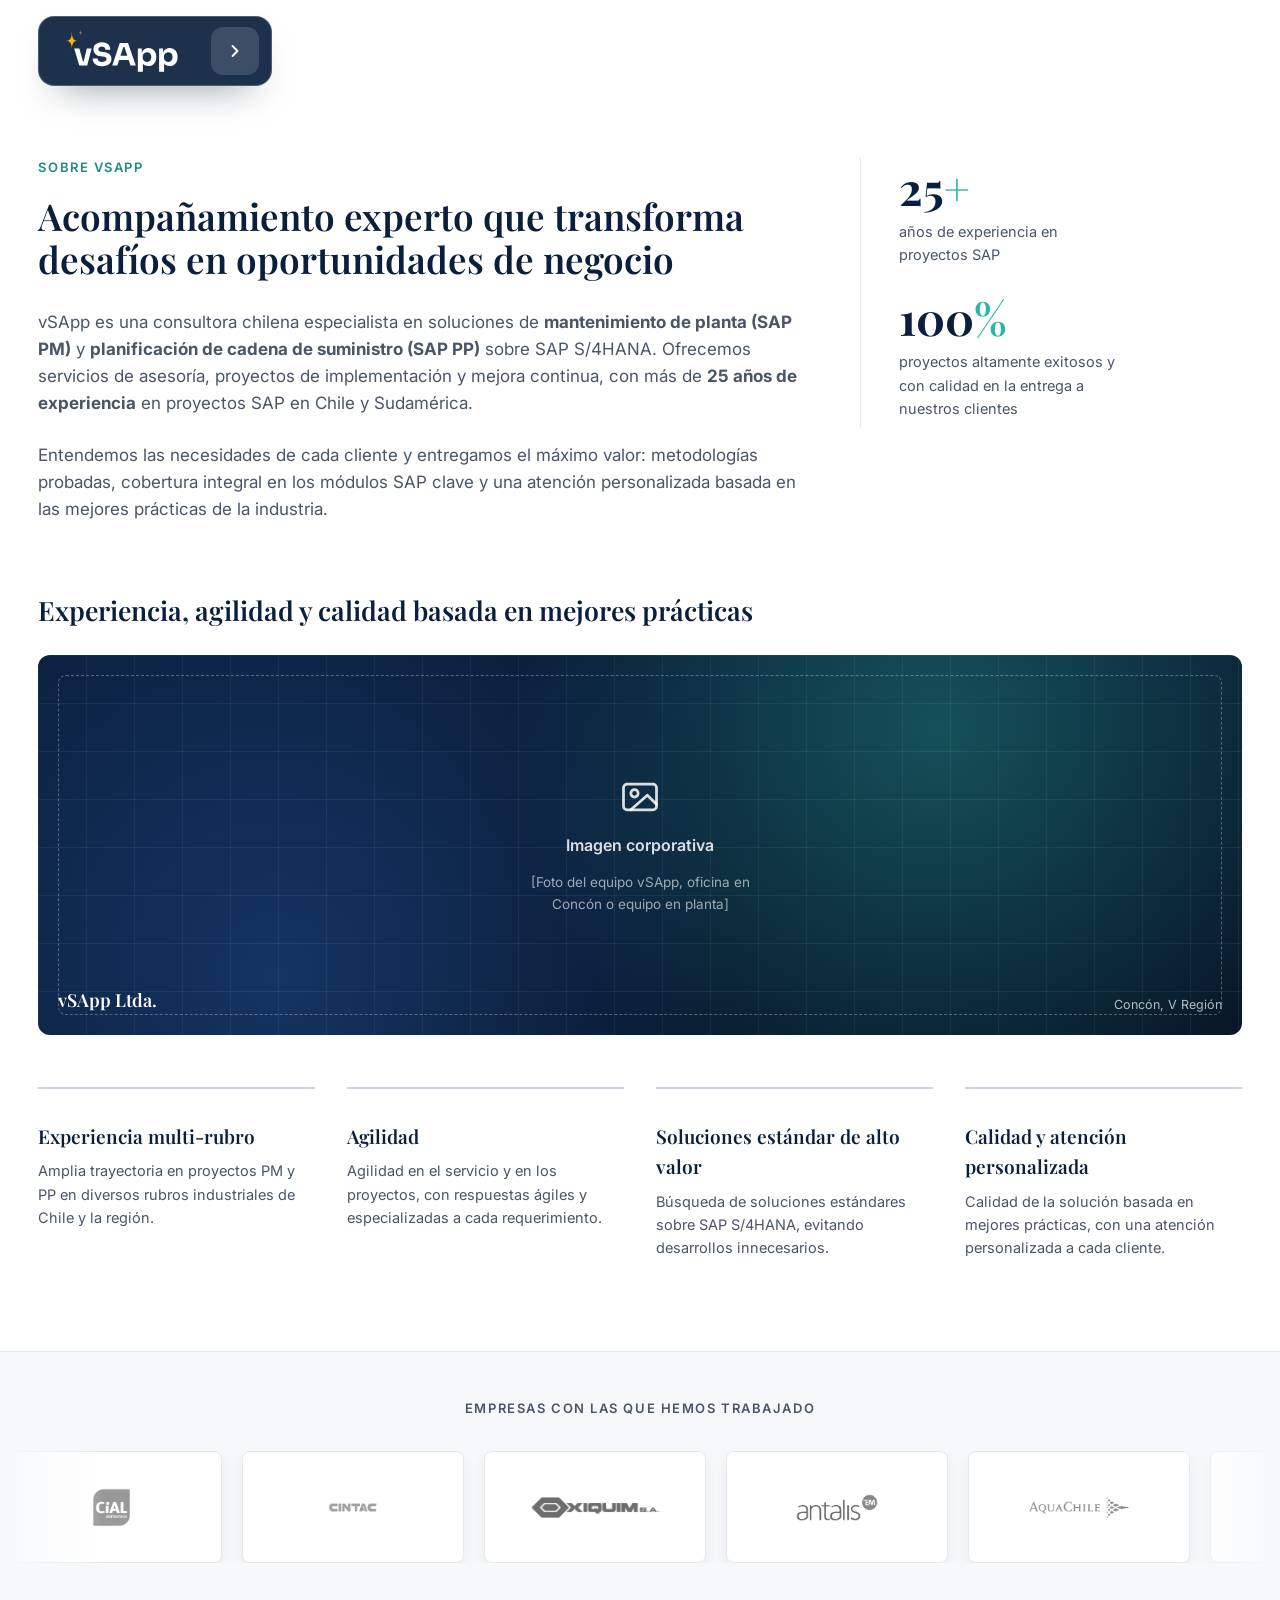
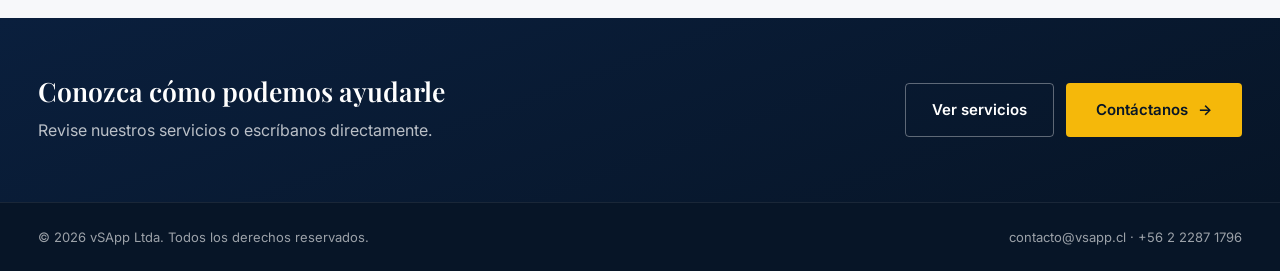
<file: conozcanos.html>
<!doctype html>
<html lang="es">
<head>
<meta charset="utf-8">
<meta name="viewport" content="width=device-width, initial-scale=1">
<title>vSApp · Conózcanos</title>
<meta name="description" content="Conozca vSApp: consultora chilena con más de 25 años de experiencia en SAP PM y PP.">
<link rel="icon" type="image/svg+xml" href="assets/img/logo.svg">
<link rel="preconnect" href="https://fonts.googleapis.com">
<link rel="stylesheet" href="https://fonts.googleapis.com/css2?family=Playfair+Display:wght@500;600;700&amp;family=Inter:wght@300;400;500;600;700&amp;display=swap">
<style>
v-if{display:contents}v-if[hidden]{display:none!important}
body{margin:0}
h1,h2,h3,h4,p,ul{margin:0}
ul{padding:0;list-style:none}
a{color:#0A1F3D}a:hover{color:#1F8C7E}
.v-reveal{animation:reveal 1.1s cubic-bezier(.65,0,.35,1) both}
.v-up{animation:up .9s cubic-bezier(.22,1,.36,1) both}
.v-up.d1{animation-delay:.45s}.v-up.d2{animation-delay:.6s}.v-up.d3{animation-delay:.75s}.v-up.d4{animation-delay:.9s}
.v-row-loop{animation:logoRow 38s linear infinite}
.v-marquee:hover .v-row-loop{animation-play-state:paused}
.v-logo img{filter:grayscale(1);opacity:.65;transition:filter .3s,opacity .3s}
.v-logo:hover img{filter:none;opacity:1}
.v-why{transition:transform .5s cubic-bezier(.22,1,.36,1),border-color .5s}
.v-why:hover{transform:translateY(-6px);border-color:#0A1F3D}
.v-photo{transition:transform 1.2s cubic-bezier(.22,1,.36,1)}
.v-photo-wrap:hover .v-photo{transform:scale(1.04)}
@keyframes reveal{from{clip-path:circle(0% at 70% 75%)}to{clip-path:circle(150% at 70% 75%)}}
@keyframes up{from{opacity:0;transform:translateY(24px)}to{opacity:1;transform:none}}
@keyframes logoRow{from{transform:translateX(0)}to{transform:translateX(-50%)}}
@media (prefers-reduced-motion:reduce){.v-reveal,.v-up,.v-row-loop{animation:none}.v-why,.v-photo{transition:none}}
.nav-row{display:none!important}
.nav-ic-open{display:none}
@media (hover:hover){.nav-pill:hover .nav-row{display:flex!important}.nav-pill:hover .nav-ic-open{display:block}.nav-pill:hover .nav-ic-closed{display:none}}
.nav-pill[data-open="true"] .nav-row{display:flex!important}
.nav-pill[data-open="true"] .nav-ic-open{display:block}.nav-pill[data-open="true"] .nav-ic-closed{display:none}
.nav-btn{transition:background .3s}.nav-btn:hover{background:rgba(255,255,255,0.22)}
.nav-row{animation:navSlide .45s cubic-bezier(.22,1,.36,1) both}
.nav-link{transition:background .2s,color .2s}.nav-link:hover{background:rgba(255,255,255,0.10);color:#FFFFFF}
@keyframes navSlide{from{opacity:0;transform:translateX(-14px)}to{opacity:1;transform:none}}
@media (max-width:640px){.ph.f1,.ph.f3{display:none}}
</style>
<style>
/* Carga uniforme: los bloques aparecen al llegar a ellos (js/vsapp-motion.js) */
.v-reveal,.v-up,.s-card{animation:none!important}
.js-motion [data-rv]{opacity:0;transform:translateY(28px);transition:opacity .8s cubic-bezier(.22,1,.36,1),transform .8s cubic-bezier(.22,1,.36,1);transition-delay:var(--rv-d,0ms)}
.js-motion [data-rv="in"]{opacity:1;transform:none}
/* Pantalla esqueleto: solo aparece si la carga tarda más de 0,3 s */
.vs-skel{position:fixed;inset:0;z-index:5000;background:#FFFFFF;opacity:0;pointer-events:none;animation:skelIn .25s .3s forwards;transition:opacity .4s;overflow:hidden}
.vs-skel.done{opacity:0!important;animation:none}
.vs-skel i{display:block;border-radius:10px;background:linear-gradient(90deg,#EDF1F6 0%,#F6F8FB 40%,#EDF1F6 80%);background-size:200% 100%;animation:skelShine 1.3s linear infinite}
.vs-skel .sk-in{max-width:1440px;margin:0 auto;padding:16px clamp(16px,3vw,48px)}
.vs-skel .sk-nav{width:min(520px,70%);height:66px;border-radius:16px}
.vs-skel .sk-hero{display:flex;gap:48px;align-items:center;margin-top:72px}
.vs-skel .sk-col{flex:1 1 0;min-width:0}
.vs-skel .sk-kick{width:160px;height:14px;margin-bottom:22px}
.vs-skel .sk-h{height:44px;margin-bottom:14px}
.vs-skel .sk-t{height:14px;margin-top:12px}
.vs-skel .sk-media{flex:0 0 38%;height:320px;border-radius:20px}
.vs-skel .sk-cards{display:flex;gap:24px;margin-top:64px}
.vs-skel .sk-card{flex:1 1 0;height:180px;border-radius:20px}
@media (max-width:760px){.vs-skel .sk-media,.vs-skel .sk-card:nth-child(n+2){display:none}}
@keyframes skelIn{to{opacity:1}}
@keyframes skelShine{from{background-position:200% 0}to{background-position:-200% 0}}
@media (prefers-reduced-motion:reduce){.js-motion [data-rv]{transition:opacity .3s;transform:none}.vs-skel i{animation:none}}
/* Navbar: recuadro que se desliza bajo el link con el cursor (como la web anterior) */
.vs-ind-host{position:relative}
.vs-ind-host>a{position:relative;z-index:1;transition:color .2s}
.vs-ind-host>a:hover{color:#FFFFFF!important;background:transparent!important}
.vs-ind{position:absolute;top:0;left:0;z-index:0;width:0;height:0;border-radius:11px;background:rgba(255,255,255,0.14);border:1px solid rgba(255,255,255,0.06);opacity:0;pointer-events:none;transition:transform .5s cubic-bezier(.22,1,.36,1),width .5s cubic-bezier(.22,1,.36,1),height .5s cubic-bezier(.22,1,.36,1),opacity .3s}
.vs-ind.instant{transition:opacity .3s}
@media (max-width:900px){.vs-ind{display:none}.vs-ind-host>a:hover{background:rgba(255,255,255,0.1)!important}}
/* Celular y tablet */
.v-navtog{display:none;align-items:center;justify-content:center;width:46px;height:46px;border-radius:12px;border:0;background:rgba(255,255,255,0.14);color:#FFFFFF;cursor:pointer}
@media (max-width:1279px){.m-row>div:first-child{flex:1 1 380px!important}.m-row .m-ph{margin:0 auto!important}}
@media (max-width:1100px){div:has(> .m-tab){grid-template-columns:repeat(2,minmax(0,1fr))!important}}
@media (max-width:900px){
.v-navtog{display:flex}
.v-navbar>div{width:100%;box-sizing:border-box;justify-content:space-between;gap:8px!important;padding:10px 10px 10px 20px!important}
.v-navbar nav{display:none!important;width:100%;flex-direction:column;align-items:stretch!important;gap:2px!important;padding-bottom:6px}
.v-navbar.open nav{display:flex!important}
.v-navbar.open>div{background:rgba(10,31,61,0.96);border-color:rgba(255,255,255,0.12)!important}
#inicio{min-height:600px!important}
}
@media (max-width:640px){
#inicio{min-height:540px!important}
.v-mini[style*="grid-template-columns"]{width:120px!important}
.v-mini[style*="grid-template-columns"]>div{height:40px!important}
svg[aria-label^="Anillo"]{width:240px!important}
.a-sync-col{display:none}
}
@media (max-width:560px){div:has(> .m-tab){grid-template-columns:1fr!important}}
@media (max-width:900px){
.nav-pill{display:flex!important;width:100%;justify-content:space-between;gap:8px!important;padding:10px 10px 10px 20px!important}
.nav-pill nav{display:contents!important}
.nav-pill .nav-btn{margin-left:auto}
.nav-pill .nav-row{width:100%;flex-direction:column;align-items:stretch!important;gap:2px!important;padding-bottom:6px}
}
@media (max-width:1100px) and (min-width:561px){ul:has(> .a-tile){grid-template-columns:repeat(2,minmax(0,1fr))!important}}
/* Pantallas grandes: se escala todo el sitio para no quedar chico al centro */
@media (min-width:1800px){html{zoom:1.15}}
@media (min-width:2200px){html{zoom:1.35}}
@media (min-width:3000px){html{zoom:1.75}}
</style>
</head>
<body>
<div class="vs-skel" id="vsSkel" aria-hidden="true"><div class="sk-in">
  <i class="sk-nav"></i>
  <div class="sk-hero"><div class="sk-col"><i class="sk-kick"></i><i class="sk-h" style="width:88%"></i><i class="sk-h" style="width:64%"></i><i class="sk-t" style="width:72%"></i><i class="sk-t" style="width:58%"></i></div><i class="sk-media"></i></div>
  <div class="sk-cards"><i class="sk-card"></i><i class="sk-card"></i><i class="sk-card"></i></div>
</div></div>
<noscript><style>.vs-skel{display:none}</style></noscript>
<div class="v-reveal" style="font-family: 'Inter', -apple-system, 'Segoe UI', sans-serif; font-size: 16px; line-height: 1.6; color: #0A1F3D; background: #FFFFFF; -webkit-font-smoothing: antialiased;">

<!-- Barra superior: mismo navbar del Inicio, con menú desplegable que indica la sección actual -->
<header style="position: sticky; top: 0; z-index: 20; pointer-events: none;">
  <div style="max-width: 1440px; margin: 0 auto; padding: 16px clamp(16px, 3vw, 48px);">
    <div class="nav-pill" data-bind-data-open="navExpanded" style="display: inline-flex; flex-wrap: wrap; align-items: center; gap: 12px 32px; padding: 10px 12px 10px 26px; border: 1px solid rgba(255,255,255,0.22); border-radius: 16px; max-width: 100%; box-sizing: border-box; pointer-events: auto; background: rgba(10,31,61,0.92); backdrop-filter: blur(10px); -webkit-backdrop-filter: blur(10px); box-shadow: 0 18px 40px -22px rgba(7,21,39,0.6);">
      <a href="index.html" aria-label="vSApp, inicio" style="display: flex; align-items: center;"><img src="assets/img/logo-blanco.svg" alt="vSApp" style="height: 44px; width: auto; display: block;"></a>
      <nav aria-label="Navegación principal" style="display: flex; flex-wrap: wrap; align-items: center; gap: 8px;">
        <button type="button" class="nav-btn" data-on-click="toggleNav" data-bind-aria-expanded="navExpanded" aria-label="Menú de secciones" style="display: flex; align-items: center; gap: 0; padding: 14px; border-radius: 12px; border: 0; background: rgba(255,255,255,0.14); color: #FFFFFF; font-family: inherit; font-size: 18px; font-weight: 600; cursor: pointer;">
          <svg class="nav-ic-open" aria-hidden="true" viewBox="0 0 24 24" fill="none" stroke="currentColor" stroke-width="2.2" stroke-linecap="round" stroke-linejoin="round" style="width: 20px; height: 20px; flex: none;"><path d="M15 6l-6 6 6 6"></path></svg>
          <svg class="nav-ic-closed" aria-hidden="true" viewBox="0 0 24 24" fill="none" stroke="currentColor" stroke-width="2.2" stroke-linecap="round" stroke-linejoin="round" style="width: 20px; height: 20px; flex: none;"><path d="M9 6l6 6-6 6"></path></svg>
        </button>
        <div class="nav-row" style="display: flex; flex-wrap: wrap; align-items: center; gap: 8px;">
          <a href="index.html" class="nav-link" style="color: rgba(255,255,255,0.85); font-size: 15px; font-weight: 500; text-decoration: none; padding: 10px 18px; border-radius: 8px; white-space: nowrap;">Inicio</a>
          <a href="servicios.html" class="nav-link" style="color: rgba(255,255,255,0.85); font-size: 15px; font-weight: 500; text-decoration: none; padding: 10px 18px; border-radius: 8px; white-space: nowrap;">Nuestros Servicios</a>
          <a href="aplicaciones-moviles.html" class="nav-link" style="color: rgba(255,255,255,0.85); font-size: 15px; font-weight: 500; text-decoration: none; padding: 10px 18px; border-radius: 8px; white-space: nowrap;">Aplicaciones móviles</a>
          <a href="index.html#contacto" class="nav-link" style="color: rgba(255,255,255,0.85); font-size: 15px; font-weight: 500; text-decoration: none; padding: 10px 18px; border-radius: 8px; white-space: nowrap;">Contáctanos</a>
        </div>
      </nav>
    </div>
  </div>
</header>

<!-- Presentación de la empresa + imagen corporativa -->
<section style="padding: 55px 0 60px;">
  <div style="max-width: 1440px; margin: 0 auto; padding: 0 clamp(20px, 3vw, 48px);">
    <div style="display: flex; flex-wrap: wrap; gap: 35px 52px; align-items: stretch;">
      <div style="flex: 3 1 520px; min-width: 0;">
        <p class="v-up d1" style="font-size: 13px; font-weight: 600; letter-spacing: 0.12em; text-transform: uppercase; color: #1F8C7E; margin-bottom: 16px;">Sobre vSApp</p>
        <h1 class="v-up d1" style="font-family: 'Playfair Display', Georgia, serif; font-weight: 600; font-size: clamp(28px, 2.88vw, 38px); line-height: 1.18; max-width: 20em; margin-bottom: 28px;">Acompañamiento experto que transforma desafíos en oportunidades de negocio</h1>
        <p class="v-up d2" style="color: #4A5568; font-size: 17px; max-width: 80ch; margin-bottom: 24px;">vSApp es una consultora chilena especialista en soluciones de <strong>mantenimiento de planta (SAP PM)</strong> y <strong>planificación de cadena de suministro (SAP PP)</strong> sobre SAP S/4HANA. Ofrecemos servicios de asesoría, proyectos de implementación y mejora continua, con más de <strong>25 años de experiencia</strong> en proyectos SAP en Chile y Sudamérica.</p>
        <p class="v-up d2" style="color: #4A5568; font-size: 17px; max-width: 80ch;">Entendemos las necesidades de cada cliente y entregamos el máximo valor: metodologías probadas, cobertura integral en los módulos SAP clave y una atención personalizada basada en las mejores prácticas de la industria.</p>
      </div>

      <!-- Cifras, arriba a la derecha -->
      <div class="v-up d3" style="flex: 1 1 260px; display: flex; flex-direction: column; gap: 29px; padding: 8px 0 8px 38px; border-left: 1px solid #E4E8EE; align-self: flex-start;">
        <div><p style="font-family: 'Playfair Display', Georgia, serif; font-weight: 700; font-size: 45px; line-height: 1;">25<span style="color: #2BB6A3;">+</span></p><p style="margin-top: 10px; font-size: 14.5px; color: #4A5568; max-width: 24ch;">años de experiencia en proyectos SAP</p></div>
        <div><p style="font-family: 'Playfair Display', Georgia, serif; font-weight: 700; font-size: 45px; line-height: 1;">100<span style="color: #2BB6A3;">%</span></p><p style="margin-top: 10px; font-size: 14.5px; color: #4A5568; max-width: 26ch;">proyectos altamente exitosos y con calidad en la entrega a nuestros clientes</p></div>
      </div>

    </div>

    <!-- Apartado para imagen corporativa (reemplazar por foto del equipo u oficina) -->
    <h2 style="font-family: 'Playfair Display', Georgia, serif; font-weight: 600; font-size: clamp(21px, 2.08vw, 27px); line-height: 1.2; max-width: 30em; margin: 72px 0 28px;">Experiencia, agilidad y calidad basada en mejores prácticas</h2>

    <!-- Por qué vSApp -->
    <figure class="v-up d3 v-photo-wrap" style="margin: 0; height: 380px; position: relative; overflow: hidden; border-radius: 12px;">
        <div class="v-photo" style="position: absolute; inset: 0; background: radial-gradient(circle at 75% 20%, rgba(43,182,163,0.35), transparent 45%), radial-gradient(circle at 20% 85%, rgba(59,130,246,0.25), transparent 45%), linear-gradient(160deg, #0A1F3D 0%, #071527 100%);"></div>
        <div aria-hidden="true" style="position: absolute; inset: 0; background-image: linear-gradient(rgba(255,255,255,0.05) 1px, transparent 1px), linear-gradient(90deg, rgba(255,255,255,0.05) 1px, transparent 1px); background-size: 48px 48px;"></div>
        <div style="position: absolute; inset: 20px; border: 1.5px dashed rgba(255,255,255,0.3); border-radius: 8px; display: flex; flex-direction: column; align-items: center; justify-content: center; gap: 14px; text-align: center; padding: 24px; color: rgba(255,255,255,0.85);">
          <svg aria-hidden="true" viewBox="0 0 24 24" fill="none" stroke="currentColor" stroke-width="1.5" stroke-linecap="round" stroke-linejoin="round" style="width: 44px; height: 44px;"><rect x="3" y="5" width="18" height="14" rx="2"></rect><circle cx="9" cy="10" r="2"></circle><path d="M21 16l-5-5-9 8"></path></svg>
          <p style="font-weight: 600; font-size: 16px;">Imagen corporativa</p>
          <p style="font-size: 13.5px; color: rgba(255,255,255,0.6); max-width: 28ch;">[Foto del equipo vSApp, oficina en Concón o equipo en planta]</p>
        </div>
        <figcaption style="position: absolute; left: 20px; right: 20px; bottom: 20px; display: flex; justify-content: space-between; align-items: flex-end; gap: 12px; color: #FFFFFF;">
          <span style="font-family: 'Playfair Display', Georgia, serif; font-size: 18px; font-weight: 600;">vSApp Ltda.</span>
          <span style="font-size: 12.5px; color: rgba(255,255,255,0.7);">Concón, V Región</span>
        </figcaption>
    </figure><div style="margin-top: 52px;">
      
      <div style="display: grid; grid-template-columns: repeat(auto-fit, minmax(240px, 1fr)); gap: 32px;">
        <div class="v-why v-up d1" style="padding: 32px 0; border-top: 2px solid #CBD5E1;"><h3 style="font-family: 'Playfair Display', Georgia, serif; font-weight: 600; font-size: 19px; margin-bottom: 8px;">Experiencia multi-rubro</h3><p style="color: #4A5568; font-size: 14.5px;">Amplia trayectoria en proyectos PM y PP en diversos rubros industriales de Chile y la región.</p></div>
        <div class="v-why v-up d2" style="padding: 32px 0; border-top: 2px solid #CBD5E1;"><h3 style="font-family: 'Playfair Display', Georgia, serif; font-weight: 600; font-size: 19px; margin-bottom: 8px;">Agilidad</h3><p style="color: #4A5568; font-size: 14.5px;">Agilidad en el servicio y en los proyectos, con respuestas ágiles y especializadas a cada requerimiento.</p></div>
        <div class="v-why v-up d3" style="padding: 32px 0; border-top: 2px solid #CBD5E1;"><h3 style="font-family: 'Playfair Display', Georgia, serif; font-weight: 600; font-size: 19px; margin-bottom: 8px;">Soluciones estándar de alto valor</h3><p style="color: #4A5568; font-size: 14.5px;">Búsqueda de soluciones estándares sobre SAP S/4HANA, evitando desarrollos innecesarios.</p></div>
        <div class="v-why v-up d4" style="padding: 32px 0; border-top: 2px solid #CBD5E1;"><h3 style="font-family: 'Playfair Display', Georgia, serif; font-weight: 600; font-size: 19px; margin-bottom: 8px;">Calidad y atención personalizada</h3><p style="color: #4A5568; font-size: 14.5px;">Calidad de la solución basada en mejores prácticas, con una atención personalizada a cada cliente.</p></div>
      </div>
    </div>
  </div>
</section>

<!-- Empresas con las que hemos trabajado (al final, carrusel horizontal) -->
<section aria-labelledby="clientes-titulo" style="padding: 46px 0 55px; background: #F7F8FA; border-top: 1px solid #E4E8EE;">
  <div style="max-width: 1440px; margin: 0 auto; padding: 0 clamp(20px, 3vw, 48px);">
    <h2 id="clientes-titulo" style="font-family: 'Inter', sans-serif; font-size: 13px; font-weight: 600; letter-spacing: 0.12em; text-transform: uppercase; color: #4A5568; margin-bottom: 32px; text-align: center;">Empresas con las que hemos trabajado</h2>
  </div>
  <div class="v-marquee" style="overflow: hidden; -webkit-mask-image: linear-gradient(90deg, transparent, #000 8%, #000 92%, transparent); mask-image: linear-gradient(90deg, transparent, #000 8%, #000 92%, transparent);">
    <div class="v-row-loop" style="display: flex; gap: 20px; width: max-content;">
      <div class="v-logo" style="width: 220px; height: 110px; flex: none; display: flex; align-items: center; justify-content: center; background: #FFFFFF; border: 1px solid #E4E8EE; border-radius: 8px; box-shadow: 0 6px 16px rgba(10,31,61,0.05);"><img src="assets/img/clientes/cial.webp" alt="CIAL Alimentos" style="max-height: 50%; max-width: 65%; object-fit: contain;"></div>
      <div class="v-logo" style="width: 220px; height: 110px; flex: none; display: flex; align-items: center; justify-content: center; background: #FFFFFF; border: 1px solid #E4E8EE; border-radius: 8px; box-shadow: 0 6px 16px rgba(10,31,61,0.05);"><img src="assets/img/clientes/cintac.jpg" alt="Cintac" style="max-height: 50%; max-width: 65%; object-fit: contain;"></div>
      <div class="v-logo" style="width: 220px; height: 110px; flex: none; display: flex; align-items: center; justify-content: center; background: #FFFFFF; border: 1px solid #E4E8EE; border-radius: 8px; box-shadow: 0 6px 16px rgba(10,31,61,0.05);"><img src="assets/img/clientes/oxiquim.png" alt="Oxiquim" style="max-height: 50%; max-width: 65%; object-fit: contain;"></div>
      <div class="v-logo" style="width: 220px; height: 110px; flex: none; display: flex; align-items: center; justify-content: center; background: #FFFFFF; border: 1px solid #E4E8EE; border-radius: 8px; box-shadow: 0 6px 16px rgba(10,31,61,0.05);"><img src="assets/img/clientes/antalis.png" alt="Antalis" style="max-height: 50%; max-width: 65%; object-fit: contain;"></div>
      <div class="v-logo" style="width: 220px; height: 110px; flex: none; display: flex; align-items: center; justify-content: center; background: #FFFFFF; border: 1px solid #E4E8EE; border-radius: 8px; box-shadow: 0 6px 16px rgba(10,31,61,0.05);"><img src="assets/img/clientes/aquachile.webp" alt="AquaChile" style="max-height: 50%; max-width: 65%; object-fit: contain;"></div>
      <div class="v-logo" style="width: 220px; height: 110px; flex: none; display: flex; align-items: center; justify-content: center; background: #FFFFFF; border: 1px solid #E4E8EE; border-radius: 8px; box-shadow: 0 6px 16px rgba(10,31,61,0.05);"><img src="assets/img/clientes/agrosuper.webp" alt="Agrosuper" style="max-height: 50%; max-width: 65%; object-fit: contain;"></div>
      <div class="v-logo" aria-hidden="true" style="width: 220px; height: 110px; flex: none; display: flex; align-items: center; justify-content: center; background: #FFFFFF; border: 1px solid #E4E8EE; border-radius: 8px; box-shadow: 0 6px 16px rgba(10,31,61,0.05);"><img src="assets/img/clientes/cial.webp" alt="" style="max-height: 50%; max-width: 65%; object-fit: contain;"></div>
      <div class="v-logo" aria-hidden="true" style="width: 220px; height: 110px; flex: none; display: flex; align-items: center; justify-content: center; background: #FFFFFF; border: 1px solid #E4E8EE; border-radius: 8px; box-shadow: 0 6px 16px rgba(10,31,61,0.05);"><img src="assets/img/clientes/cintac.jpg" alt="" style="max-height: 50%; max-width: 65%; object-fit: contain;"></div>
      <div class="v-logo" aria-hidden="true" style="width: 220px; height: 110px; flex: none; display: flex; align-items: center; justify-content: center; background: #FFFFFF; border: 1px solid #E4E8EE; border-radius: 8px; box-shadow: 0 6px 16px rgba(10,31,61,0.05);"><img src="assets/img/clientes/oxiquim.png" alt="" style="max-height: 50%; max-width: 65%; object-fit: contain;"></div>
      <div class="v-logo" aria-hidden="true" style="width: 220px; height: 110px; flex: none; display: flex; align-items: center; justify-content: center; background: #FFFFFF; border: 1px solid #E4E8EE; border-radius: 8px; box-shadow: 0 6px 16px rgba(10,31,61,0.05);"><img src="assets/img/clientes/antalis.png" alt="" style="max-height: 50%; max-width: 65%; object-fit: contain;"></div>
      <div class="v-logo" aria-hidden="true" style="width: 220px; height: 110px; flex: none; display: flex; align-items: center; justify-content: center; background: #FFFFFF; border: 1px solid #E4E8EE; border-radius: 8px; box-shadow: 0 6px 16px rgba(10,31,61,0.05);"><img src="assets/img/clientes/aquachile.webp" alt="" style="max-height: 50%; max-width: 65%; object-fit: contain;"></div>
      <div class="v-logo" aria-hidden="true" style="width: 220px; height: 110px; flex: none; display: flex; align-items: center; justify-content: center; background: #FFFFFF; border: 1px solid #E4E8EE; border-radius: 8px; box-shadow: 0 6px 16px rgba(10,31,61,0.05);"><img src="assets/img/clientes/agrosuper.webp" alt="" style="max-height: 50%; max-width: 65%; object-fit: contain;"></div>
    </div>
  </div>
</section>

<!-- Llamado a la acción -->
<section style="background: linear-gradient(160deg, #0A1F3D 0%, #071527 100%); color: #FFFFFF;">
  <div style="max-width: 1440px; margin: 0 auto; padding: 58px clamp(20px, 3vw, 48px); display: flex; flex-wrap: wrap; align-items: center; justify-content: space-between; gap: 24px 35px;">
    <div>
      <h2 style="font-family: 'Playfair Display', Georgia, serif; font-weight: 600; font-size: clamp(23px, 2.08vw, 29px); line-height: 1.2;">Conozca cómo podemos ayudarle</h2>
      <p style="color: rgba(255,255,255,0.72); margin-top: 10px;">Revise nuestros servicios o escríbanos directamente.</p>
    </div>
    <div style="display: flex; flex-wrap: wrap; gap: 12px;">
      <a href="servicios.html" style="display: inline-flex; align-items: center; gap: 10px; padding: 14px 26px; border: 1px solid rgba(255,255,255,0.35); color: #FFFFFF; font-size: 15px; font-weight: 600; text-decoration: none; border-radius: 4px;">Ver servicios</a>
      <a href="index.html#contacto" style="display: inline-flex; align-items: center; gap: 10px; padding: 15px 30px; background: #F5B80A; color: #071527; font-size: 15px; font-weight: 600; text-decoration: none; border-radius: 4px;">Contáctanos <span aria-hidden="true">→</span></a>
    </div>
  </div>
</section>

<footer style="background: #071527; color: rgba(255,255,255,0.6); font-size: 13px; border-top: 1px solid rgba(255,255,255,0.08);">
  <div style="max-width: 1440px; margin: 0 auto; padding: 24px clamp(20px, 3vw, 48px); display: flex; flex-wrap: wrap; justify-content: space-between; gap: 12px;">
    <p>© 2026 vSApp Ltda. Todos los derechos reservados.</p>
    <p>contacto@vsapp.cl · +56 2 2287 1796</p>
  </div>
</footer>

</div>

<script src="js/vsapp-dc.js"></script>
<script src="js/vsapp-motion.js"></script>
<script>
class Component extends DCLogic {
  constructor(props) {
    super(props);
    this.state = { navOpen: false };
  }
  renderVals() {
    const open = this.state.navOpen;
    return {
      navOpen: open,
      navClosed: !open,
      navExpanded: open ? 'true' : 'false',
      toggleNav: () => this.setState({ navOpen: !this.state.navOpen }),
    };
  }
}
vsappMount(Component);
</script>
</body>
</html>
</file>
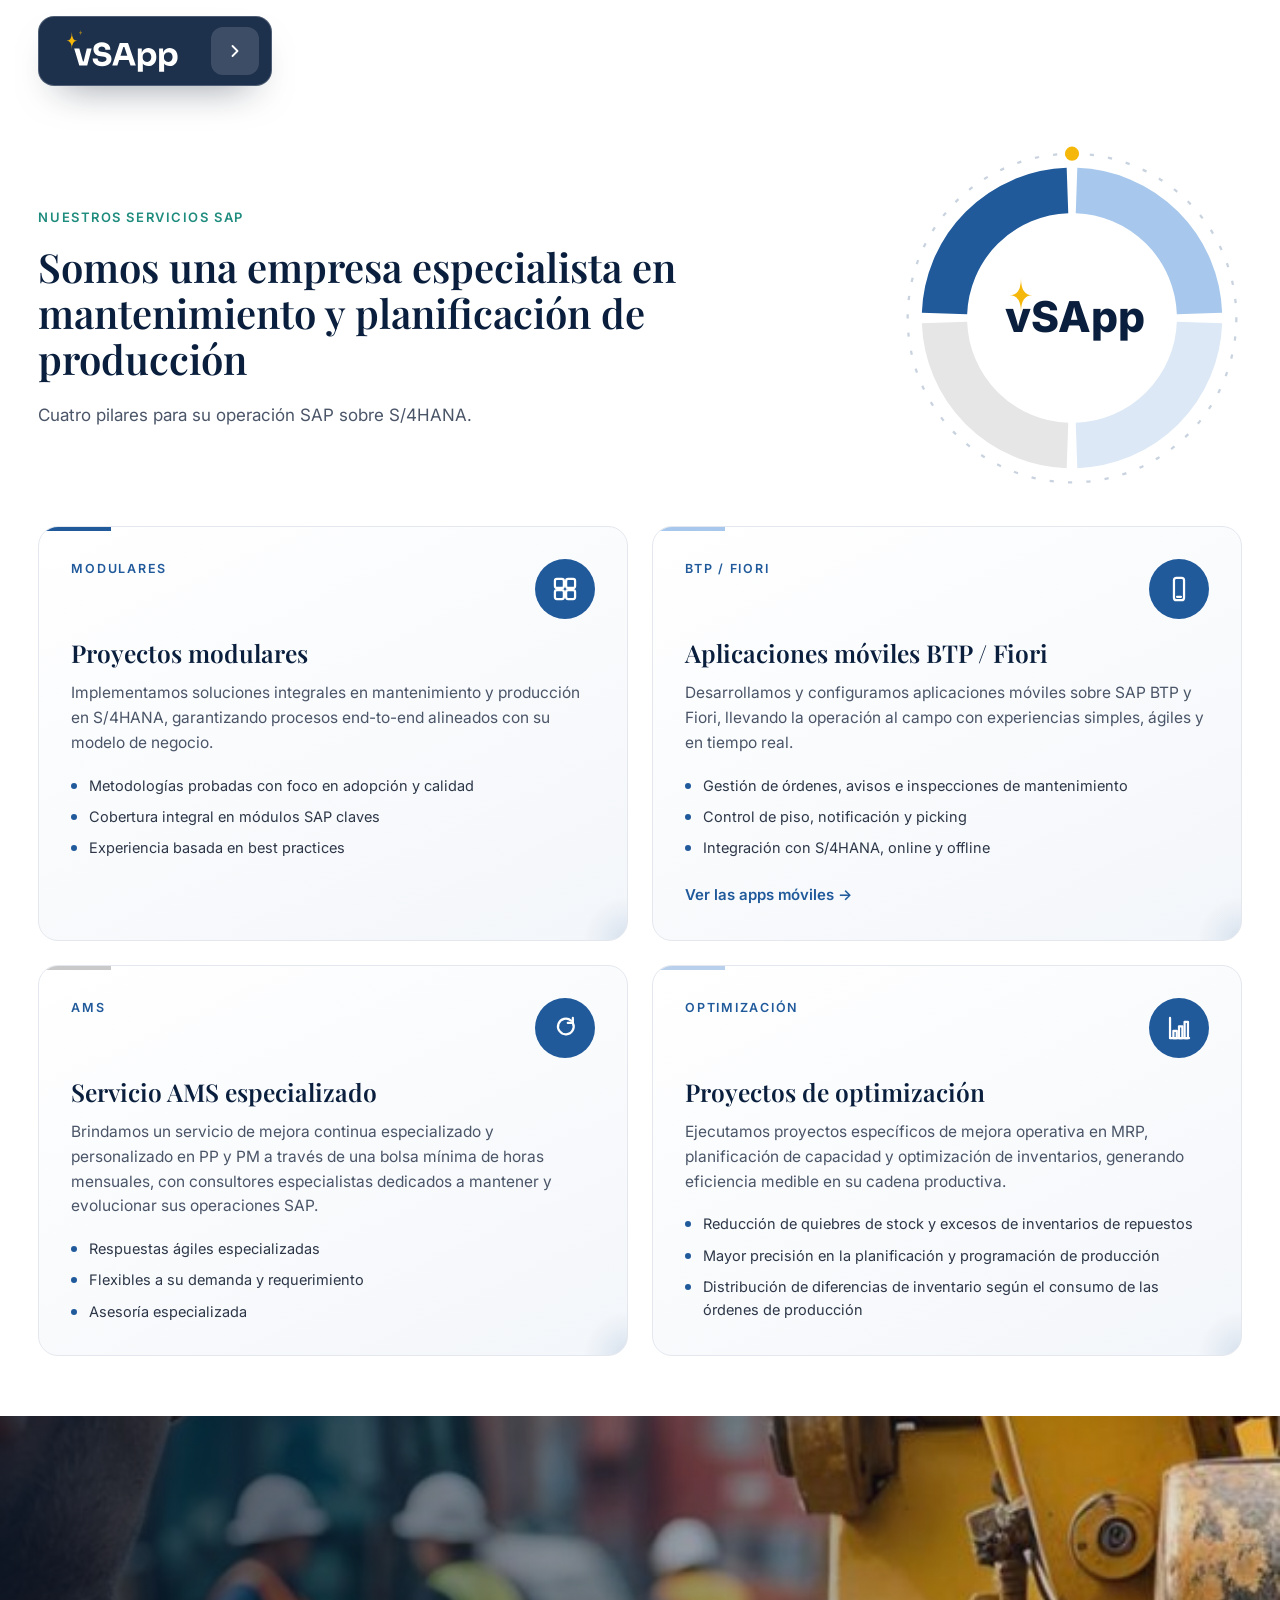
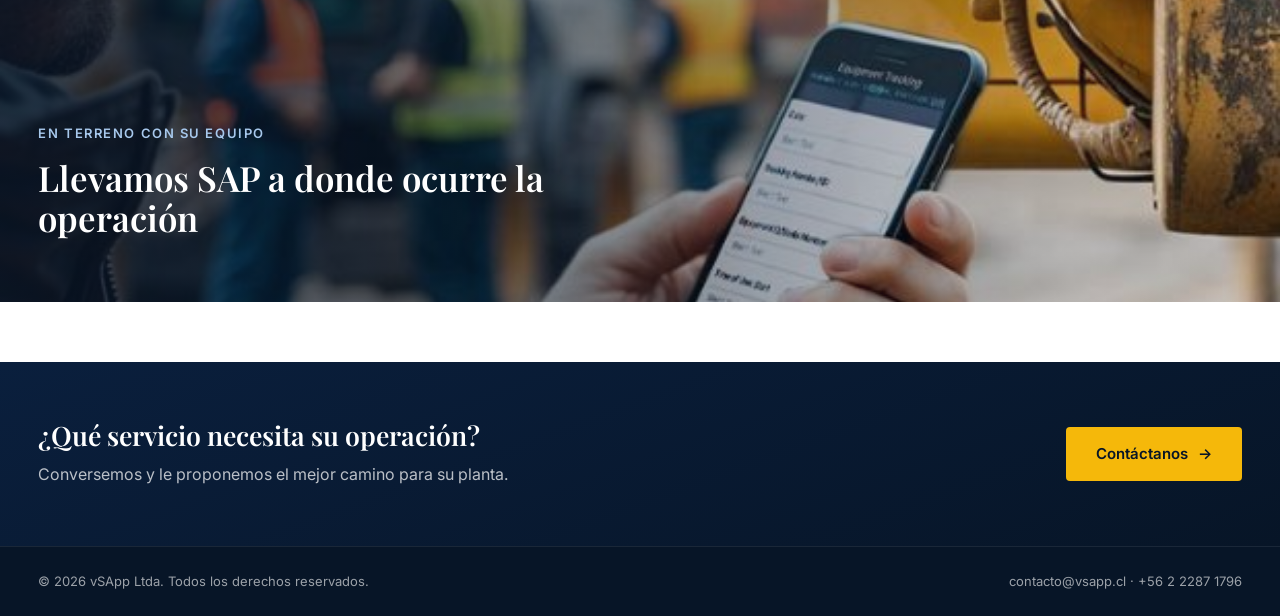
<file: servicios.html>
<!doctype html>
<html lang="es">
<head>
<meta charset="utf-8">
<meta name="viewport" content="width=device-width, initial-scale=1">
<title>vSApp · Nuestros servicios</title>
<meta name="description" content="Servicios SAP de vSApp: proyectos modulares, aplicaciones móviles BTP/Fiori, AMS especializado y proyectos de optimización.">
<link rel="icon" type="image/svg+xml" href="assets/img/logo.svg">
<link rel="preconnect" href="https://fonts.googleapis.com">
<link rel="stylesheet" href="https://fonts.googleapis.com/css2?family=Playfair+Display:wght@500;600;700&amp;family=Inter:wght@300;400;500;600;700&amp;display=swap">
<style>
v-if{display:contents}v-if[hidden]{display:none!important}
body{margin:0}
h1,h2,h3,h4,p,ul{margin:0}
ul{padding:0;list-style:none}
a{color:#0A1F3D}a:hover{color:#1F8C7E}
.v-reveal{animation:reveal 1.1s cubic-bezier(.65,0,.35,1) both}
.orbit{transform-box:view-box;transform-origin:60px 60px;animation:spin 30s linear infinite}
@keyframes reveal{from{clip-path:circle(0% at 30% 75%)}to{clip-path:circle(150% at 30% 75%)}}
@keyframes spin{to{transform:rotate(360deg)}}
@keyframes up{from{opacity:0;transform:translateY(28px)}to{opacity:1;transform:none}}

/* Cuatro viñetas dinámicas: en cada fila la tarjeta con el mouse crece y la vecina se angosta */
.s-rows{display:flex;flex-direction:column;gap:24px}
.s-row{display:flex;flex-wrap:wrap;gap:24px}
.s-card{position:relative;overflow:hidden;flex:1 1 440px;min-width:0;min-height:0;box-sizing:border-box;padding:32px;border-radius:20px;background:linear-gradient(155deg,#FFFFFF 0%,#F3F6FA 100%);border:1px solid #E4E8EE;color:#0A1F3D;display:flex;flex-direction:column;justify-content:flex-start;gap:20px;animation:up .9s cubic-bezier(.22,1,.36,1) both;transition:flex-grow .7s cubic-bezier(.22,1,.36,1),transform .7s cubic-bezier(.22,1,.36,1),box-shadow .7s}
.s-card.d1{animation-delay:.4s}.s-card.d2{animation-delay:.55s}.s-card.d3{animation-delay:.7s}.s-card.d4{animation-delay:.85s}
.s-row:hover .s-card{flex-grow:.75}
.s-row .s-card:hover{flex-grow:1.45;transform:translateY(-6px);box-shadow:0 32px 64px -28px rgba(10,31,61,.22)}
.s-bar{position:absolute;top:0;left:0;height:4px;width:72px;transition:width .8s cubic-bezier(.22,1,.36,1)}
.s-card:hover .s-bar{width:100%}
.s-burst{position:absolute;width:1000px;height:1000px;border-radius:50%;right:-500px;bottom:-500px;transform:scale(.1);transition:transform 1s cubic-bezier(.22,1,.36,1);pointer-events:none}
.s-card:hover .s-burst{transform:scale(1)}
.s-icon{transition:transform .8s cubic-bezier(.22,1,.36,1)}
.s-card:hover .s-icon{transform:scale(1.12) rotate(-8deg)}
.s-arrow{display:inline-block;transition:transform .4s cubic-bezier(.22,1,.36,1)}
.s-card:hover .s-arrow{transform:translateX(10px)}
.s-list li{transition:transform .5s cubic-bezier(.22,1,.36,1)}
.s-card:hover .s-list li{transform:translateX(6px)}
.s-card:hover .s-list li:nth-child(2){transition-delay:.06s}
.s-card:hover .s-list li:nth-child(3){transition-delay:.12s}
@media (max-width:560px){.s-card{padding:28px 24px;min-height:0}}
@media (prefers-reduced-motion:reduce){.v-reveal,.orbit,.s-card{animation:none}.s-card,.s-bar,.s-burst,.s-icon,.s-arrow,.s-list li{transition:none}}
.nav-row{display:none!important}
.nav-ic-open{display:none}
@media (hover:hover){.nav-pill:hover .nav-row{display:flex!important}.nav-pill:hover .nav-ic-open{display:block}.nav-pill:hover .nav-ic-closed{display:none}}
.nav-pill[data-open="true"] .nav-row{display:flex!important}
.nav-pill[data-open="true"] .nav-ic-open{display:block}.nav-pill[data-open="true"] .nav-ic-closed{display:none}
.nav-btn{transition:background .3s}.nav-btn:hover{background:rgba(255,255,255,0.22)}
.nav-row{animation:navSlide .45s cubic-bezier(.22,1,.36,1) both}
.nav-link{transition:background .2s,color .2s}.nav-link:hover{background:rgba(255,255,255,0.10);color:#FFFFFF}
@keyframes navSlide{from{opacity:0;transform:translateX(-14px)}to{opacity:1;transform:none}}
.s-photo img{transition:transform 1.2s cubic-bezier(.22,1,.36,1)}.s-photo:hover img{transform:scale(1.04)}
@media (max-width:640px){.ph.f1,.ph.f3{display:none}}
</style>
<style>
/* Carga uniforme: los bloques aparecen al llegar a ellos (js/vsapp-motion.js) */
.v-reveal,.v-up,.s-card{animation:none!important}
.js-motion [data-rv]{opacity:0;transform:translateY(28px);transition:opacity .8s cubic-bezier(.22,1,.36,1),transform .8s cubic-bezier(.22,1,.36,1);transition-delay:var(--rv-d,0ms)}
.js-motion [data-rv="in"]{opacity:1;transform:none}
/* Pantalla esqueleto: solo aparece si la carga tarda más de 0,3 s */
.vs-skel{position:fixed;inset:0;z-index:5000;background:#FFFFFF;opacity:0;pointer-events:none;animation:skelIn .25s .3s forwards;transition:opacity .4s;overflow:hidden}
.vs-skel.done{opacity:0!important;animation:none}
.vs-skel i{display:block;border-radius:10px;background:linear-gradient(90deg,#EDF1F6 0%,#F6F8FB 40%,#EDF1F6 80%);background-size:200% 100%;animation:skelShine 1.3s linear infinite}
.vs-skel .sk-in{max-width:1440px;margin:0 auto;padding:16px clamp(16px,3vw,48px)}
.vs-skel .sk-nav{width:min(520px,70%);height:66px;border-radius:16px}
.vs-skel .sk-hero{display:flex;gap:48px;align-items:center;margin-top:72px}
.vs-skel .sk-col{flex:1 1 0;min-width:0}
.vs-skel .sk-kick{width:160px;height:14px;margin-bottom:22px}
.vs-skel .sk-h{height:44px;margin-bottom:14px}
.vs-skel .sk-t{height:14px;margin-top:12px}
.vs-skel .sk-media{flex:0 0 38%;height:320px;border-radius:20px}
.vs-skel .sk-cards{display:flex;gap:24px;margin-top:64px}
.vs-skel .sk-card{flex:1 1 0;height:180px;border-radius:20px}
@media (max-width:760px){.vs-skel .sk-media,.vs-skel .sk-card:nth-child(n+2){display:none}}
@keyframes skelIn{to{opacity:1}}
@keyframes skelShine{from{background-position:200% 0}to{background-position:-200% 0}}
@media (prefers-reduced-motion:reduce){.js-motion [data-rv]{transition:opacity .3s;transform:none}.vs-skel i{animation:none}}
/* Navbar: recuadro que se desliza bajo el link con el cursor (como la web anterior) */
.vs-ind-host{position:relative}
.vs-ind-host>a{position:relative;z-index:1;transition:color .2s}
.vs-ind-host>a:hover{color:#FFFFFF!important;background:transparent!important}
.vs-ind{position:absolute;top:0;left:0;z-index:0;width:0;height:0;border-radius:11px;background:rgba(255,255,255,0.14);border:1px solid rgba(255,255,255,0.06);opacity:0;pointer-events:none;transition:transform .5s cubic-bezier(.22,1,.36,1),width .5s cubic-bezier(.22,1,.36,1),height .5s cubic-bezier(.22,1,.36,1),opacity .3s}
.vs-ind.instant{transition:opacity .3s}
@media (max-width:900px){.vs-ind{display:none}.vs-ind-host>a:hover{background:rgba(255,255,255,0.1)!important}}
/* Celular y tablet */
.v-navtog{display:none;align-items:center;justify-content:center;width:46px;height:46px;border-radius:12px;border:0;background:rgba(255,255,255,0.14);color:#FFFFFF;cursor:pointer}
@media (max-width:1279px){.m-row>div:first-child{flex:1 1 380px!important}.m-row .m-ph{margin:0 auto!important}}
@media (max-width:1100px){div:has(> .m-tab){grid-template-columns:repeat(2,minmax(0,1fr))!important}}
@media (max-width:900px){
.v-navtog{display:flex}
.v-navbar>div{width:100%;box-sizing:border-box;justify-content:space-between;gap:8px!important;padding:10px 10px 10px 20px!important}
.v-navbar nav{display:none!important;width:100%;flex-direction:column;align-items:stretch!important;gap:2px!important;padding-bottom:6px}
.v-navbar.open nav{display:flex!important}
.v-navbar.open>div{background:rgba(10,31,61,0.96);border-color:rgba(255,255,255,0.12)!important}
#inicio{min-height:600px!important}
}
@media (max-width:640px){
#inicio{min-height:540px!important}
.v-mini[style*="grid-template-columns"]{width:120px!important}
.v-mini[style*="grid-template-columns"]>div{height:40px!important}
svg[aria-label^="Anillo"]{width:240px!important}
.a-sync-col{display:none}
}
@media (max-width:560px){div:has(> .m-tab){grid-template-columns:1fr!important}}
@media (max-width:900px){
.nav-pill{display:flex!important;width:100%;justify-content:space-between;gap:8px!important;padding:10px 10px 10px 20px!important}
.nav-pill nav{display:contents!important}
.nav-pill .nav-btn{margin-left:auto}
.nav-pill .nav-row{width:100%;flex-direction:column;align-items:stretch!important;gap:2px!important;padding-bottom:6px}
}
@media (max-width:1100px) and (min-width:561px){ul:has(> .a-tile){grid-template-columns:repeat(2,minmax(0,1fr))!important}}
/* Pantallas grandes: se escala todo el sitio para no quedar chico al centro */
@media (min-width:1800px){html{zoom:1.15}}
@media (min-width:2200px){html{zoom:1.35}}
@media (min-width:3000px){html{zoom:1.75}}
</style>
</head>
<body>
<div class="vs-skel" id="vsSkel" aria-hidden="true"><div class="sk-in">
  <i class="sk-nav"></i>
  <div class="sk-hero"><div class="sk-col"><i class="sk-kick"></i><i class="sk-h" style="width:88%"></i><i class="sk-h" style="width:64%"></i><i class="sk-t" style="width:72%"></i><i class="sk-t" style="width:58%"></i></div><i class="sk-media"></i></div>
  <div class="sk-cards"><i class="sk-card"></i><i class="sk-card"></i><i class="sk-card"></i></div>
</div></div>
<noscript><style>.vs-skel{display:none}</style></noscript>
<div class="v-reveal" style="font-family: 'Inter', -apple-system, 'Segoe UI', sans-serif; font-size: 16px; line-height: 1.6; color: #0A1F3D; background: #FFFFFF; -webkit-font-smoothing: antialiased;">

<!-- Barra superior: mismo navbar del Inicio, con menú desplegable que indica la sección actual -->
<header style="position: sticky; top: 0; z-index: 20; pointer-events: none;">
  <div style="max-width: 1440px; margin: 0 auto; padding: 16px clamp(16px, 3vw, 48px);">
    <div class="nav-pill" data-bind-data-open="navExpanded" style="display: inline-flex; flex-wrap: wrap; align-items: center; gap: 12px 32px; padding: 10px 12px 10px 26px; border: 1px solid rgba(255,255,255,0.22); border-radius: 16px; max-width: 100%; box-sizing: border-box; pointer-events: auto; background: rgba(10,31,61,0.92); backdrop-filter: blur(10px); -webkit-backdrop-filter: blur(10px); box-shadow: 0 18px 40px -22px rgba(7,21,39,0.6);">
      <a href="index.html" aria-label="vSApp, inicio" style="display: flex; align-items: center;"><img src="assets/img/logo-blanco.svg" alt="vSApp" style="height: 44px; width: auto; display: block;"></a>
      <nav aria-label="Navegación principal" style="display: flex; flex-wrap: wrap; align-items: center; gap: 8px;">
        <button type="button" class="nav-btn" data-on-click="toggleNav" data-bind-aria-expanded="navExpanded" aria-label="Menú de secciones" style="display: flex; align-items: center; gap: 0; padding: 14px; border-radius: 12px; border: 0; background: rgba(255,255,255,0.14); color: #FFFFFF; font-family: inherit; font-size: 18px; font-weight: 600; cursor: pointer;">
          <svg class="nav-ic-open" aria-hidden="true" viewBox="0 0 24 24" fill="none" stroke="currentColor" stroke-width="2.2" stroke-linecap="round" stroke-linejoin="round" style="width: 20px; height: 20px; flex: none;"><path d="M15 6l-6 6 6 6"></path></svg>
          <svg class="nav-ic-closed" aria-hidden="true" viewBox="0 0 24 24" fill="none" stroke="currentColor" stroke-width="2.2" stroke-linecap="round" stroke-linejoin="round" style="width: 20px; height: 20px; flex: none;"><path d="M9 6l6 6-6 6"></path></svg>
        </button>
        <div class="nav-row" style="display: flex; flex-wrap: wrap; align-items: center; gap: 8px;">
          <a href="index.html" class="nav-link" style="color: rgba(255,255,255,0.85); font-size: 15px; font-weight: 500; text-decoration: none; padding: 10px 18px; border-radius: 8px; white-space: nowrap;">Inicio</a>
          <a href="conozcanos.html" class="nav-link" style="color: rgba(255,255,255,0.85); font-size: 15px; font-weight: 500; text-decoration: none; padding: 10px 18px; border-radius: 8px; white-space: nowrap;">Sobre nosotros</a>
          <a href="aplicaciones-moviles.html" class="nav-link" style="color: rgba(255,255,255,0.85); font-size: 15px; font-weight: 500; text-decoration: none; padding: 10px 18px; border-radius: 8px; white-space: nowrap;">Aplicaciones móviles</a>
          <a href="index.html#contacto" class="nav-link" style="color: rgba(255,255,255,0.85); font-size: 15px; font-weight: 500; text-decoration: none; padding: 10px 18px; border-radius: 8px; white-space: nowrap;">Contáctanos</a>
        </div>
      </nav>
    </div>
  </div>
</header>

<!-- Encabezado -->
<section style="padding: 46px 0 38px;">
  <div style="max-width: 1440px; margin: 0 auto; padding: 0 clamp(20px, 3vw, 48px); display: flex; flex-wrap: wrap; align-items: center; justify-content: space-between; gap: 32px 46px;">
    <div style="flex: 1 1 520px; min-width: 0;">
      <p style="font-size: 13px; font-weight: 600; letter-spacing: 0.12em; text-transform: uppercase; color: #1F8C7E; margin-bottom: 16px;">Nuestros servicios SAP</p>
      <h1 style="font-family: 'Playfair Display', Georgia, serif; font-weight: 600; font-size: clamp(26px, 3.2vw, 40px); line-height: 1.15; max-width: 20em;">Somos una empresa especialista en mantenimiento y planificación de producción</h1>
      <p style="color: #4A5568; font-size: 17px; margin-top: 20px; max-width: 60ch;">Cuatro pilares para su operación SAP sobre S/4HANA.</p>
    </div>
    <svg viewBox="0 0 120 120" role="img" aria-label="Anillo de los cuatro pilares de vSApp" style="width: 340px; max-width: 100%; height: auto; flex: none; overflow: visible">
      <g class="orbit"><circle cx="60" cy="60" r="58" fill="none" stroke="#C9D3DF" stroke-width="0.8" stroke-dasharray="1.5 5"></circle><circle cx="60" cy="2" r="2.5" fill="#F5B80A"></circle></g>
      <g fill="none" stroke-width="16" style="width: 179px; height: 177px">
        <path d="M15 58.4A45 45 0 0 1 58.4 15" stroke="#205A9B"></path>
        <path d="M61.6 15A45 45 0 0 1 105 58.4" stroke="#A7C8EC"></path>
        <path d="M105 61.6A45 45 0 0 1 61.6 105" stroke="#DCE8F6"></path>
        <path d="M58.4 105A45 45 0 0 1 15 61.6" stroke="#E6E6E6"></path>
      </g>
      <text x="61" y="65" text-anchor="middle" font-family="Inter, sans-serif" font-size="15" font-weight="800" fill="#0A1F3D">vSApp</text>
      <path fill="#F5B80A" d="M42 46Q42 52 46 52Q42 52 42 58Q42 52 38 52Q42 52 42 46Z"></path>
    </svg>
  </div>
</section>

<!-- Cuatro viñetas -->
<section style="padding: 0 0 60px;">
  <div style="max-width: 1440px; margin: 0 auto; padding: 0 clamp(20px, 3vw, 48px);">
    <div class="s-rows">

      <div class="s-row">
        <!-- Proyectos modulares -->
        <article class="s-card d1">
          <span class="s-bar" style="background: #205A9B;"></span>
          <span class="s-burst" aria-hidden="true" style="background: radial-gradient(circle, rgba(32,90,155,0.14) 0%, rgba(32,90,155,0.05) 36%, transparent 62%);"></span>
          <div style="position: relative; display: flex; justify-content: space-between; align-items: flex-start; gap: 20px;">
            <p style="font-size: 12.5px; font-weight: 600; letter-spacing: 0.14em; text-transform: uppercase; color: #205A9B;">MODULARES</p>
            <span class="s-icon" style="width: 60px; height: 60px; flex: none; border-radius: 50%; background: #205A9B; color: #FFFFFF; display: flex; align-items: center; justify-content: center;"><svg aria-hidden="true" viewBox="0 0 100 100" fill="none" stroke="currentColor" stroke-width="8" stroke-linecap="round" stroke-linejoin="round" style="width: 28px; height: 28px;"><rect x="14" y="14" width="32" height="32" rx="7"></rect><rect x="54" y="14" width="32" height="32" rx="7"></rect><rect x="14" y="54" width="32" height="32" rx="7"></rect><rect x="54" y="54" width="32" height="32" rx="7"></rect></svg></span>
          </div>
          <div style="position: relative;">
            <h2 style="font-family: 'Playfair Display', Georgia, serif; font-weight: 600; font-size: clamp(23px, 1.92vw, 27px); line-height: 1.15; margin-bottom: 14px;">Proyectos modulares</h2>
            <p style="color: #4A5568; font-size: 15.5px; margin-bottom: 18px; max-width: 54ch;">Implementamos soluciones integrales en mantenimiento y producción en S/4HANA, garantizando procesos end-to-end alineados con su modelo de negocio.</p>
            <ul class="s-list" style="display: flex; flex-direction: column; gap: 8px; font-size: 14.5px; color: #2D3748;">
              <li style="display: flex; gap: 12px;"><span style="flex: none; width: 6px; height: 6px; border-radius: 50%; background: #205A9B; margin-top: 9px;"></span>Metodologías probadas con foco en adopción y calidad</li>
              <li style="display: flex; gap: 12px;"><span style="flex: none; width: 6px; height: 6px; border-radius: 50%; background: #205A9B; margin-top: 9px;"></span>Cobertura integral en módulos SAP claves</li>
              <li style="display: flex; gap: 12px;"><span style="flex: none; width: 6px; height: 6px; border-radius: 50%; background: #205A9B; margin-top: 9px;"></span>Experiencia basada en best practices</li>
            </ul>
            
          </div>
        </article>

        <!-- Aplicaciones móviles -->
        <article class="s-card d2">
          <span class="s-bar" style="background: #A7C8EC;"></span>
          <span class="s-burst" aria-hidden="true" style="background: radial-gradient(circle, rgba(32,90,155,0.14) 0%, rgba(32,90,155,0.05) 36%, transparent 62%);"></span>
          <div style="position: relative; display: flex; justify-content: space-between; align-items: flex-start; gap: 20px;">
            <p style="font-size: 12.5px; font-weight: 600; letter-spacing: 0.14em; text-transform: uppercase; color: #205A9B;">BTP / Fiori</p>
            <span class="s-icon" style="width: 60px; height: 60px; flex: none; border-radius: 50%; background: #205A9B; color: #FFFFFF; display: flex; align-items: center; justify-content: center;"><svg aria-hidden="true" viewBox="0 0 100 100" fill="none" stroke="currentColor" stroke-width="8" stroke-linecap="round" stroke-linejoin="round" style="width: 28px; height: 28px;"><rect x="32" y="10" width="36" height="80" rx="9"></rect><line x1="43" y1="78" x2="57" y2="78"></line></svg></span>
          </div>
          <div style="position: relative;">
            <h2 style="font-family: 'Playfair Display', Georgia, serif; font-weight: 600; font-size: clamp(23px, 1.92vw, 27px); line-height: 1.15; margin-bottom: 14px;">Aplicaciones móviles BTP / Fiori</h2>
            <p style="color: #4A5568; font-size: 15.5px; margin-bottom: 18px; max-width: 54ch;">Desarrollamos y configuramos aplicaciones móviles sobre SAP BTP y Fiori, llevando la operación al campo con experiencias simples, ágiles y en tiempo real.</p>
            <ul class="s-list" style="display: flex; flex-direction: column; gap: 8px; font-size: 14.5px; color: #2D3748;">
              <li style="display: flex; gap: 12px;"><span style="flex: none; width: 6px; height: 6px; border-radius: 50%; background: #205A9B; margin-top: 9px;"></span>Gestión de órdenes, avisos e inspecciones de mantenimiento</li>
              <li style="display: flex; gap: 12px;"><span style="flex: none; width: 6px; height: 6px; border-radius: 50%; background: #205A9B; margin-top: 9px;"></span>Control de piso, notificación y picking</li>
              <li style="display: flex; gap: 12px;"><span style="flex: none; width: 6px; height: 6px; border-radius: 50%; background: #205A9B; margin-top: 9px;"></span>Integración con S/4HANA, online y offline</li>
            </ul>
            <a href="aplicaciones-moviles.html" style="display: inline-block; margin-top: 24px; font-weight: 600; font-size: 15px; color: #205A9B; text-decoration: none;">Ver las apps móviles <span class="s-arrow" aria-hidden="true">→</span></a>
          </div>
        </article>
      </div>

      <div class="s-row">
        <!-- Servicio AMS -->
        <article class="s-card d3">
          <span class="s-bar" style="background: #C9C9C9;"></span>
          <span class="s-burst" aria-hidden="true" style="background: radial-gradient(circle, rgba(32,90,155,0.14) 0%, rgba(32,90,155,0.05) 36%, transparent 62%);"></span>
          <div style="position: relative; display: flex; justify-content: space-between; align-items: flex-start; gap: 20px;">
            <p style="font-size: 12.5px; font-weight: 600; letter-spacing: 0.14em; text-transform: uppercase; color: #205A9B;">AMS<br></p>
            <span class="s-icon" style="width: 60px; height: 60px; flex: none; border-radius: 50%; background: #205A9B; color: #FFFFFF; display: flex; align-items: center; justify-content: center;"><svg aria-hidden="true" viewBox="0 0 100 100" fill="none" stroke="currentColor" stroke-width="8" stroke-linecap="round" stroke-linejoin="round" style="width: 28px; height: 28px;"><path d="M78 32a28 28 0 1 1 -6 -8"></path><path d="M78 14v18h-18"></path></svg></span>
          </div>
          <div style="position: relative;">
            <h2 style="font-family: 'Playfair Display', Georgia, serif; font-weight: 600; font-size: clamp(23px, 1.92vw, 27px); line-height: 1.15; margin-bottom: 14px;">Servicio AMS especializado</h2>
            <p style="color: #4A5568; font-size: 15.5px; margin-bottom: 18px; max-width: 54ch;">Brindamos un servicio de mejora continua especializado y personalizado en PP y PM a través de una bolsa mínima de horas mensuales, con consultores especialistas dedicados a mantener y evolucionar sus operaciones SAP.</p>
            <ul class="s-list" style="display: flex; flex-direction: column; gap: 8px; font-size: 14.5px; color: #2D3748;">
              <li style="display: flex; gap: 12px;"><span style="flex: none; width: 6px; height: 6px; border-radius: 50%; background: #205A9B; margin-top: 9px;"></span>Respuestas ágiles especializadas</li>
              <li style="display: flex; gap: 12px;"><span style="flex: none; width: 6px; height: 6px; border-radius: 50%; background: #205A9B; margin-top: 9px;"></span>Flexibles a su demanda y requerimiento</li>
              <li style="display: flex; gap: 12px;"><span style="flex: none; width: 6px; height: 6px; border-radius: 50%; background: #205A9B; margin-top: 9px;"></span>Asesoría especializada</li>
            </ul>
            
          </div>
        </article>

        <!-- Optimización -->
        <article class="s-card d4">
          <span class="s-bar" style="background: #B9D0EC;"></span>
          <span class="s-burst" aria-hidden="true" style="background: radial-gradient(circle, rgba(32,90,155,0.14) 0%, rgba(32,90,155,0.05) 36%, transparent 62%);"></span>
          <div style="position: relative; display: flex; justify-content: space-between; align-items: flex-start; gap: 20px;">
            <p style="font-size: 12.5px; font-weight: 600; letter-spacing: 0.14em; text-transform: uppercase; color: #205A9B;">Optimización</p>
            <span class="s-icon" style="width: 60px; height: 60px; flex: none; border-radius: 50%; background: #205A9B; color: #FFFFFF; display: flex; align-items: center; justify-content: center;"><svg aria-hidden="true" viewBox="0 0 100 100" fill="none" stroke="currentColor" stroke-width="8" stroke-linecap="round" stroke-linejoin="round" style="width: 28px; height: 28px;"><line x1="18" y1="86" x2="18" y2="14"></line><line x1="18" y1="86" x2="86" y2="86"></line><rect x="30" y="60" width="12" height="26"></rect><rect x="50" y="44" width="12" height="42"></rect><rect x="70" y="28" width="12" height="58"></rect></svg></span>
          </div>
          <div style="position: relative;">
            <h2 style="font-family: 'Playfair Display', Georgia, serif; font-weight: 600; font-size: clamp(23px, 1.92vw, 27px); line-height: 1.15; margin-bottom: 14px;">Proyectos de optimización</h2>
            <p style="color: #4A5568; font-size: 15.5px; margin-bottom: 18px; max-width: 54ch;">Ejecutamos proyectos específicos de mejora operativa en MRP, planificación de capacidad y optimización de inventarios, generando eficiencia medible en su cadena productiva.</p>
            <ul class="s-list" style="display: flex; flex-direction: column; gap: 8px; font-size: 14.5px; color: #2D3748;">
              <li style="display: flex; gap: 12px;"><span style="flex: none; width: 6px; height: 6px; border-radius: 50%; background: #205A9B; margin-top: 9px;"></span>Reducción de quiebres de stock y excesos de inventarios de repuestos</li>
              <li style="display: flex; gap: 12px;"><span style="flex: none; width: 6px; height: 6px; border-radius: 50%; background: #205A9B; margin-top: 9px;"></span>Mayor precisión en la planificación y programación de producción</li>
              <li style="display: flex; gap: 12px;"><span style="flex: none; width: 6px; height: 6px; border-radius: 50%; background: #205A9B; margin-top: 9px;"></span>Distribución de diferencias de inventario según el consumo de las órdenes de producción</li>
            </ul>
            
          </div>
        </article>
      </div>

    </div>
  </div>
</section>

<!-- Imagen con título -->
<section style="padding: 0 0 60px">
  <div>
    <div class="s-photo" style="position: relative; height: clamp(320px, 38vw, 520px); overflow: hidden;">
      <img src="assets/img/tecnico-app.jpg" alt="Consultor vSApp trabajando en terreno" style="position: absolute; inset: 0; width: 100%; height: 100%; object-fit: cover;">
      <div aria-hidden="true" style="position: absolute; inset: 0; background: linear-gradient(90deg, rgba(7,21,39,0.82) 0%, rgba(7,21,39,0.45) 50%, rgba(7,21,39,0.05) 100%)"></div>
      <div style="position: absolute; left: 0; right: 0; bottom: clamp(28px, 5vw, 64px); max-width: 1536px; margin: 0 auto; padding: 0 clamp(20px, 3vw, 48px); box-sizing: border-box; color: #FFFFFF;">
        <p style="font-size: 13px; font-weight: 600; letter-spacing: 0.12em; text-transform: uppercase; color: #A7C8EC; margin-bottom: 14px;">En terreno con su equipo</p>
        <h2 style="font-family: 'Playfair Display', Georgia, serif; font-weight: 600; font-size: clamp(25px, 2.72vw, 38px); line-height: 1.15; max-width: 16em;">Llevamos SAP a donde ocurre la operación</h2>
      </div>
    </div>
  </div>
</section>

<!-- Llamado a la acción -->
<section style="background: linear-gradient(160deg, #0A1F3D 0%, #071527 100%); color: #FFFFFF;">
  <div style="max-width: 1440px; margin: 0 auto; padding: 58px clamp(20px, 3vw, 48px); display: flex; flex-wrap: wrap; align-items: center; justify-content: space-between; gap: 24px 35px;">
    <div>
      <h2 style="font-family: 'Playfair Display', Georgia, serif; font-weight: 600; font-size: clamp(23px, 2.08vw, 29px); line-height: 1.2;">¿Qué servicio necesita su operación?</h2>
      <p style="color: rgba(255,255,255,0.72); margin-top: 10px;">Conversemos y le proponemos el mejor camino para su planta.</p>
    </div>
    <a href="index.html#contacto" style="display: inline-flex; align-items: center; gap: 10px; padding: 15px 30px; background: #F5B80A; color: #071527; font-size: 15px; font-weight: 600; text-decoration: none; border-radius: 4px;">Contáctanos <span aria-hidden="true">→</span></a>
  </div>
</section>

<footer style="background: #071527; color: rgba(255,255,255,0.6); font-size: 13px; border-top: 1px solid rgba(255,255,255,0.08);">
  <div style="max-width: 1440px; margin: 0 auto; padding: 24px clamp(20px, 3vw, 48px); display: flex; flex-wrap: wrap; justify-content: space-between; gap: 12px;">
    <p>© 2026 vSApp Ltda. Todos los derechos reservados.</p>
    <p>contacto@vsapp.cl · +56 2 2287 1796</p>
  </div>
</footer>

</div>

<script src="js/vsapp-dc.js"></script>
<script src="js/vsapp-motion.js"></script>
<script>
class Component extends DCLogic {
  constructor(props) {
    super(props);
    this.state = { navOpen: false };
  }
  renderVals() {
    const open = this.state.navOpen;
    return {
      navOpen: open,
      navClosed: !open,
      navExpanded: open ? 'true' : 'false',
      toggleNav: () => this.setState({ navOpen: !this.state.navOpen }),
    };
  }
}
vsappMount(Component);
</script>
</body>
</html>
</file>
